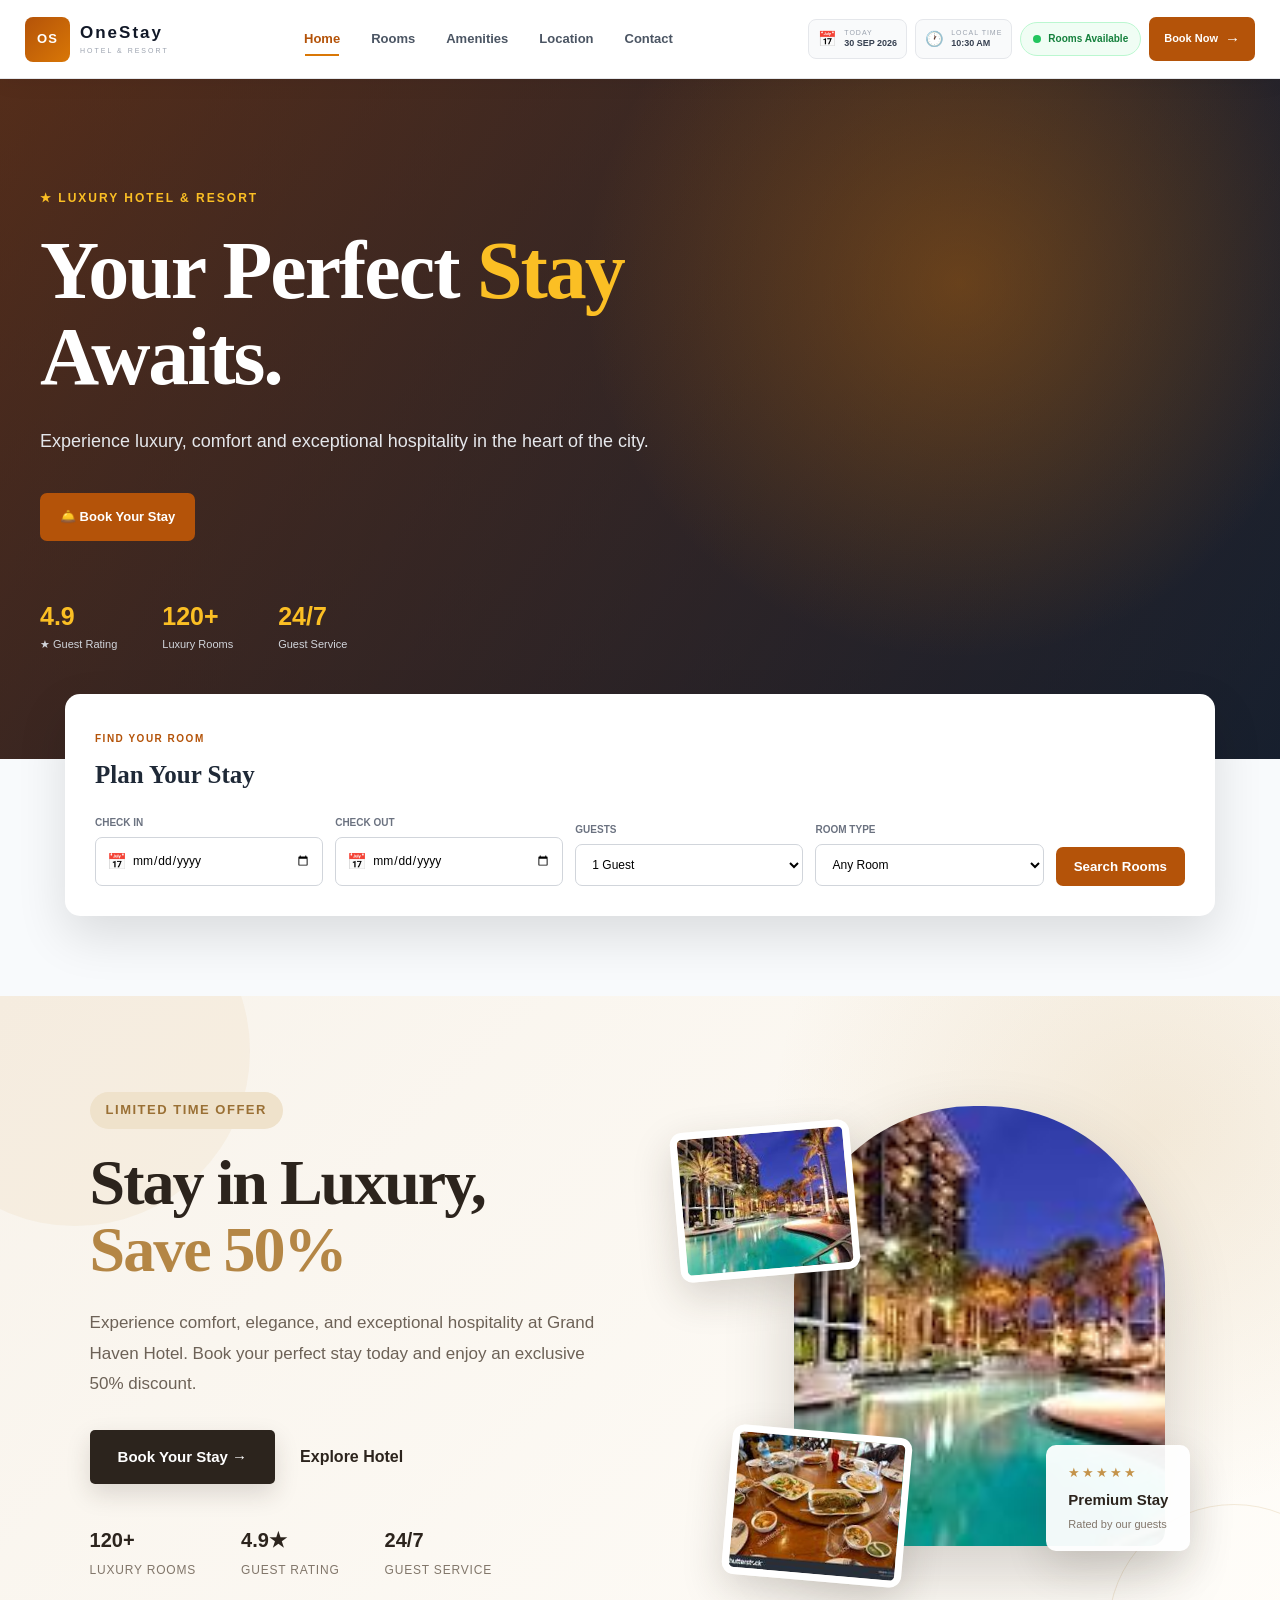
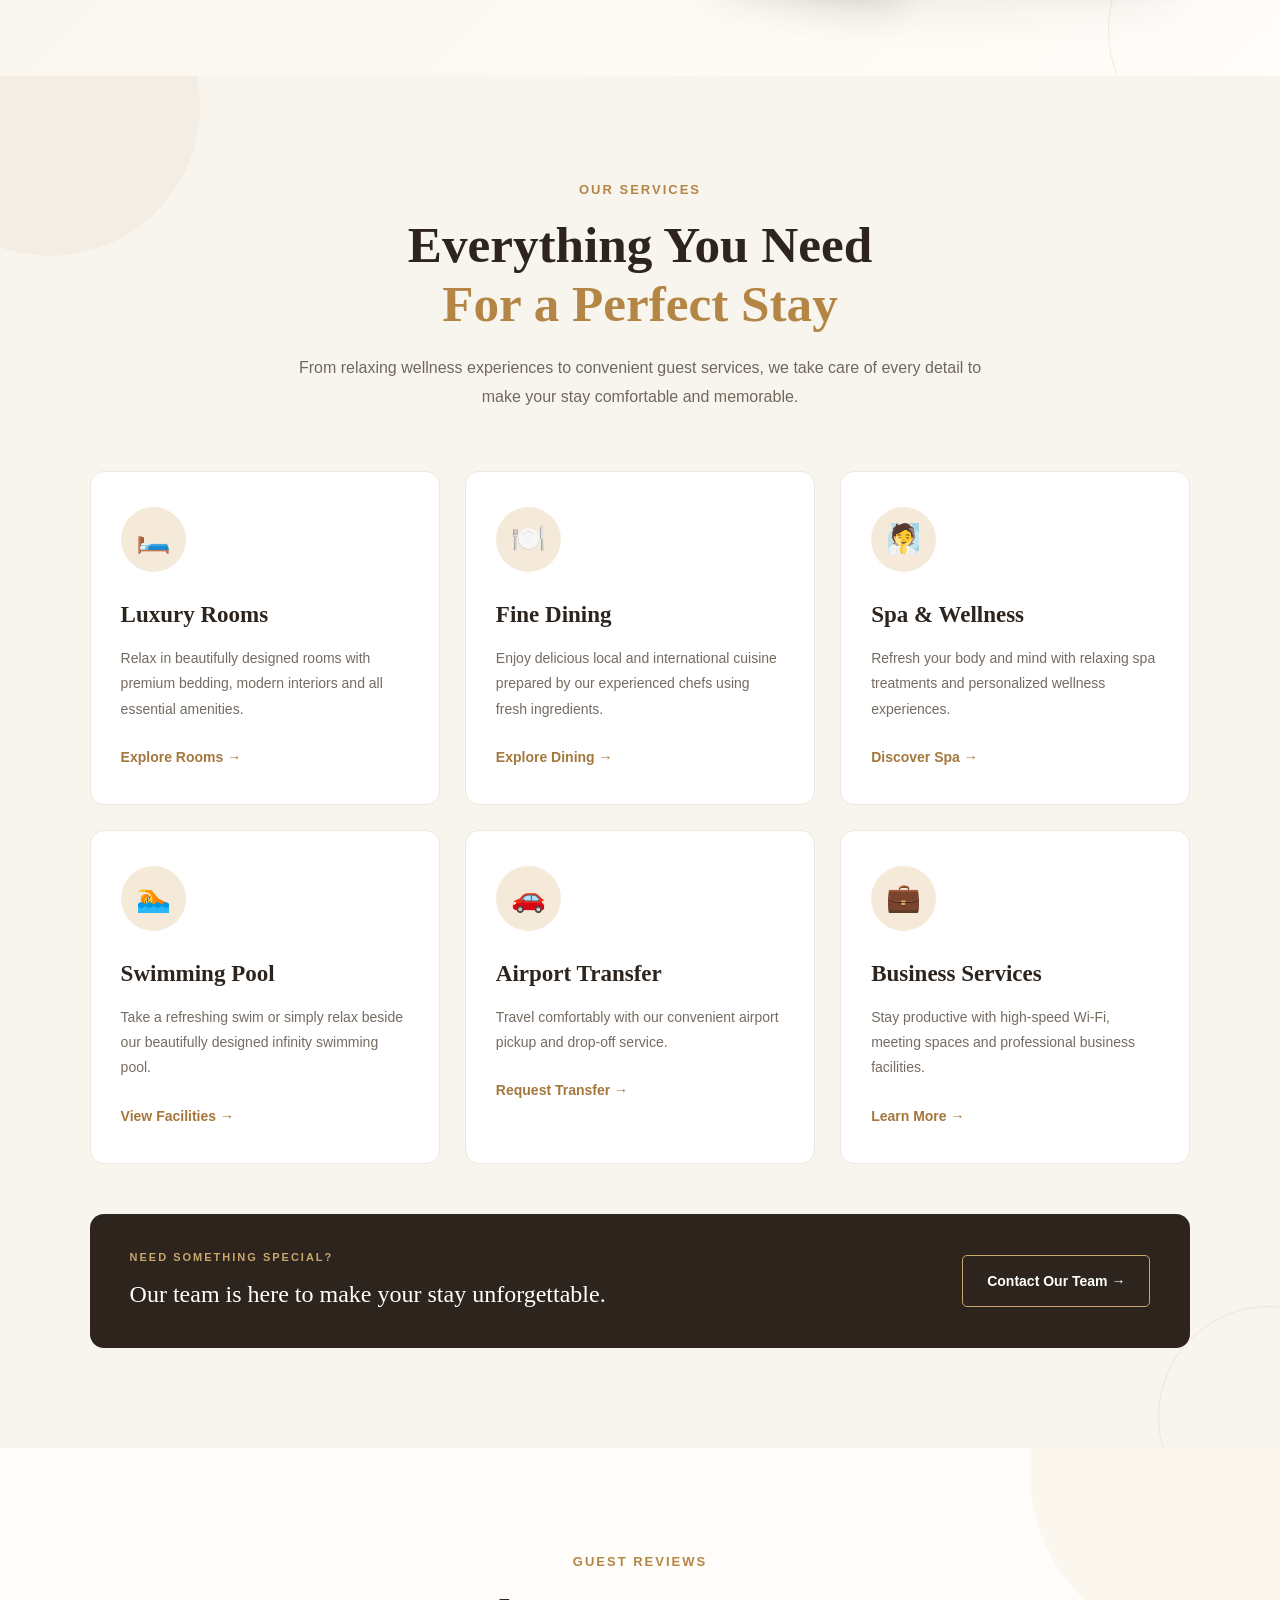
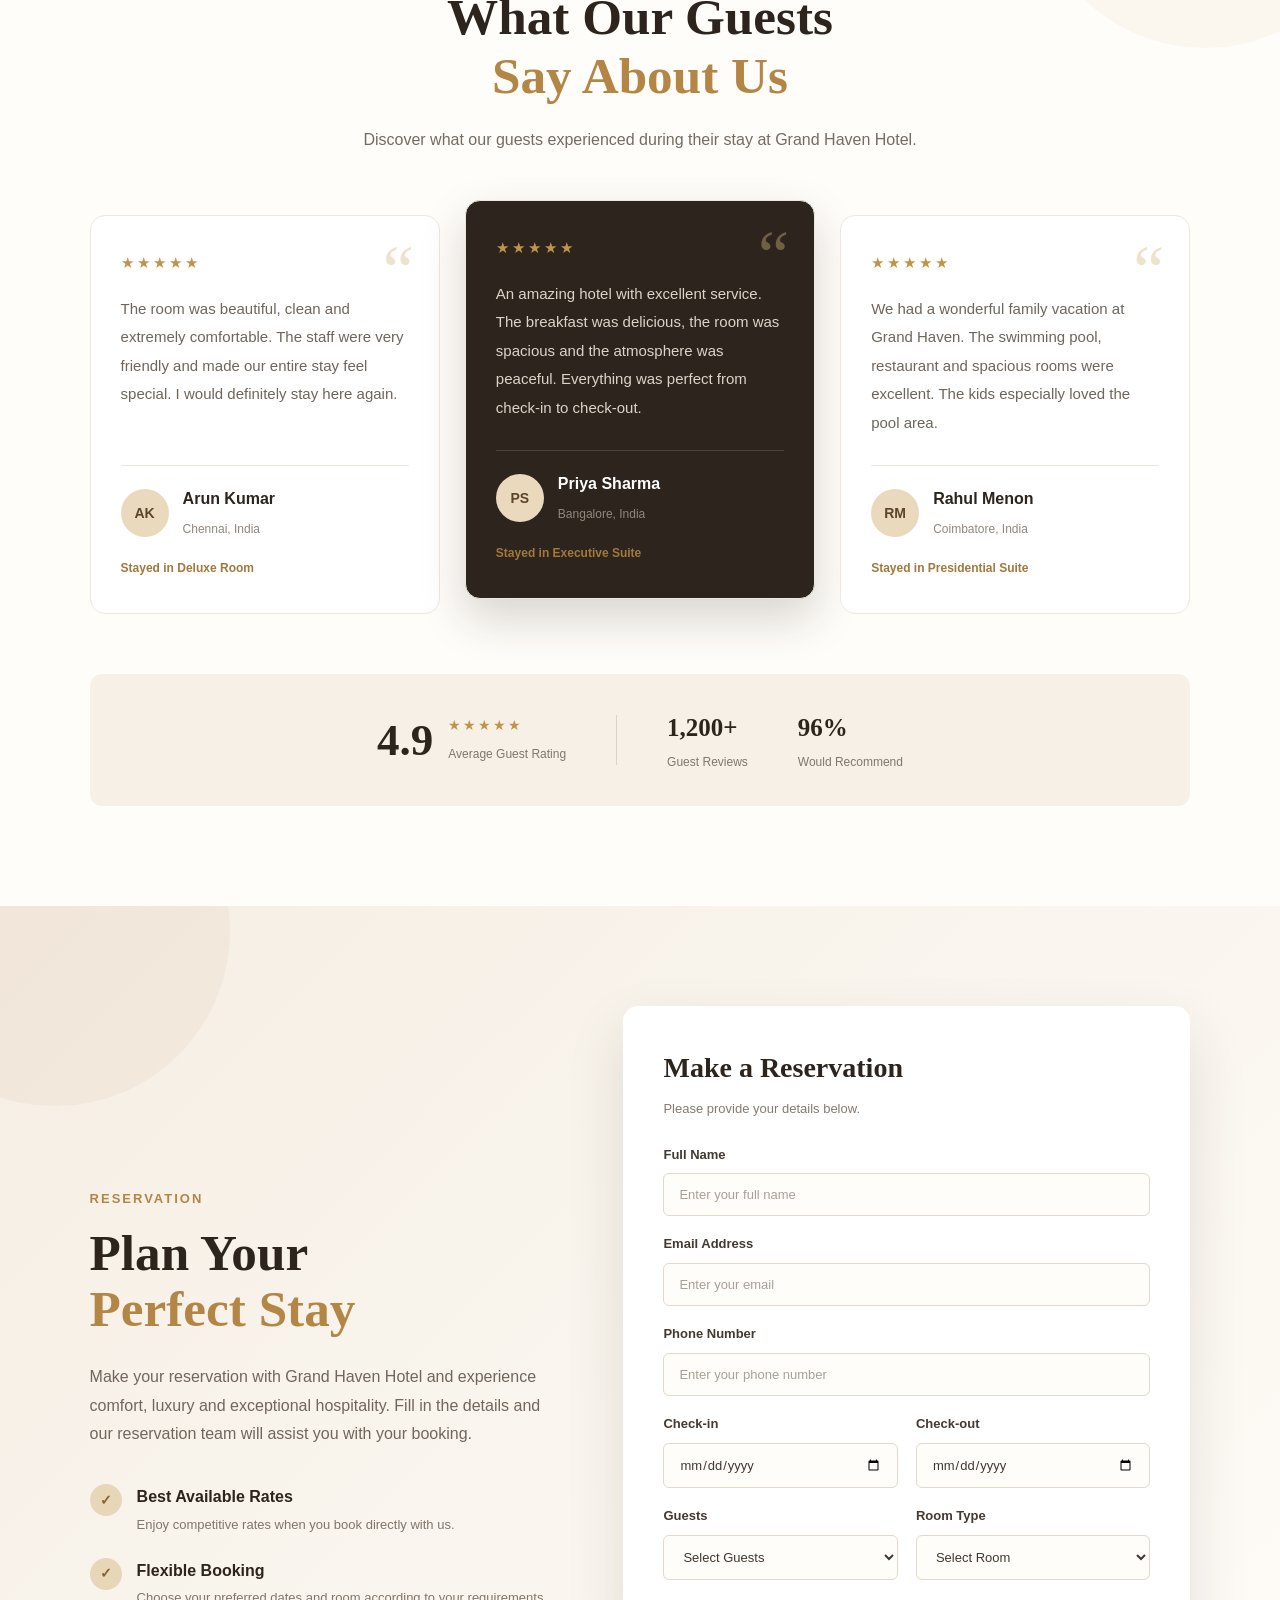
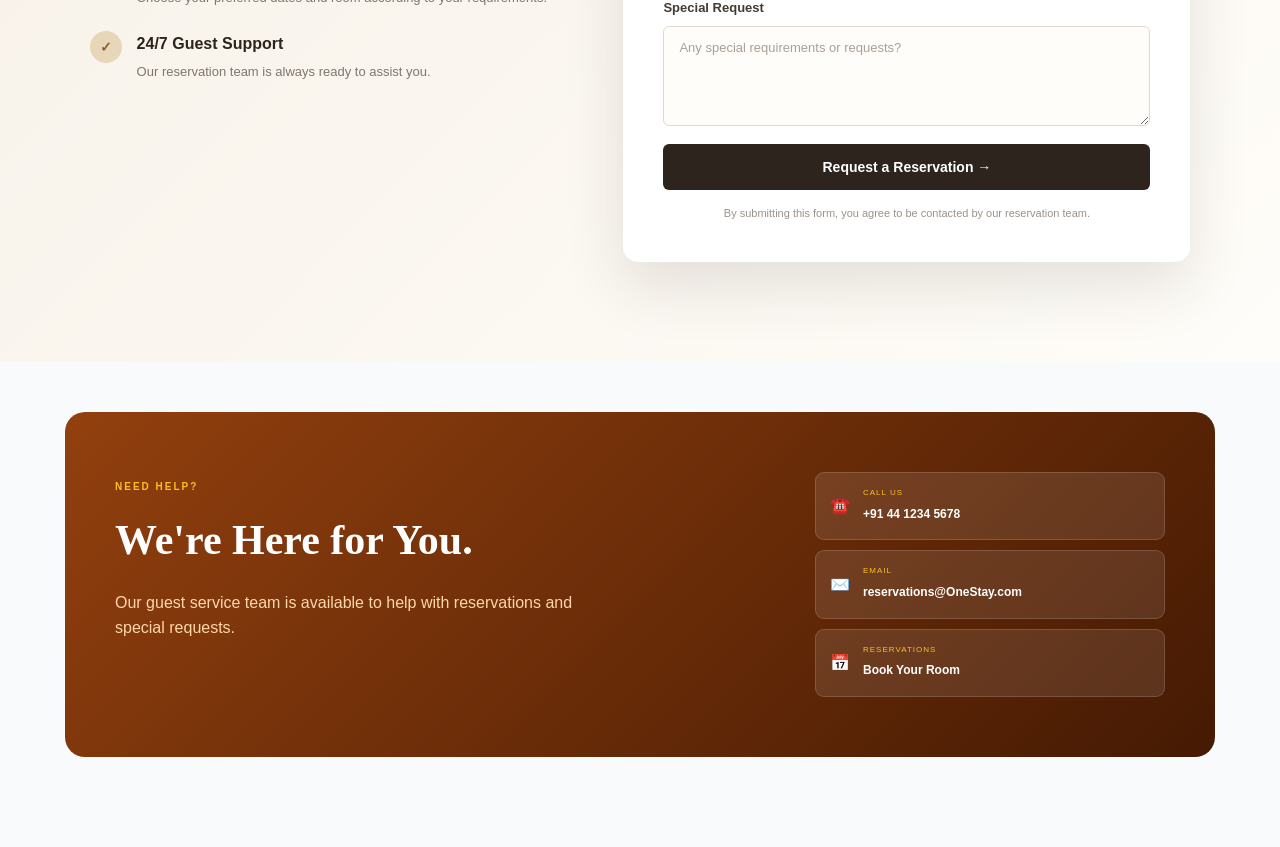
<file: Form/header.html>
<!DOCTYPE html>
<html lang="en">

<head>

    <meta charset="UTF-8">

    <meta
        name="viewport"
        content="width=device-width, initial-scale=1.0">

    <title>One stay Hotel | Luxury Stay</title>

    <link
        rel="stylesheet"
        href="style.css">

</head>


<body>


<!-- =========================================
     HEADER
========================================= -->

<header class="site-header">

    <div class="header-container">


        <!-- LOGO -->

        <a href="#home" class="logo">

            <div class="logo-icon">
                OS
            </div>

            <div class="logo-text">

                <strong>
                    OneStay
                </strong>

                <small>
                    HOTEL & RESORT
                </small>

            </div>

        </a>


        <!-- NAVIGATION -->

        <nav class="main-nav">

            <a
                href="#home"
                class="active">
                Home
            </a>

            <a href="#rooms">
                Rooms
            </a>

            <a href="#amenities">
                Amenities
            </a>

            <a href="#location">
                Location
            </a>

            <a href="#contact">
                Contact
            </a>

        </nav>


        <!-- HEADER INFORMATION -->

        <div class="header-tools">


            <!-- DATE -->

            <div class="header-info">

                <span>📅</span>

                <div>

                    <small>
                        TODAY
                    </small>

                    <strong>
                        30 SEP 2026
                    </strong>

                </div>

            </div>


            <!-- TIME -->

            <div class="header-info">

                <span>🕐</span>

                <div>

                    <small>
                        LOCAL TIME
                    </small>

                    <strong>
                        10:30 AM
                    </strong>

                </div>

            </div>


            <!-- STATUS -->

            <div class="hotel-status">

                <span class="status-dot"></span>

                Rooms Available

            </div>


            <!-- BOOK BUTTON -->

            <a
                href="#booking"
                class="header-book">

                Book Now

                <span>
                    →
                </span>

            </a>


            <!-- MOBILE MENU -->

            <label
                for="menu-toggle"
                class="menu-button">

                ☰

            </label>

        </div>

    </div>


    <!-- MOBILE MENU -->

    <input
        type="checkbox"
        id="menu-toggle"
        class="menu-toggle">


    <div class="mobile-menu">

        <a href="#home">
            Home
        </a>

        <a href="#rooms">
            Rooms
        </a>

        <a href="#amenities">
            Amenities
        </a>

        <a href="#location">
            Location
        </a>

        <a href="#contact">
            Contact
        </a>

        <a href="#booking">
            🛎️ Book Now
        </a>

    </div>

</header>



<!-- =========================================
     HERO
========================================= -->

<main>

    <section id="home" class="hero">


    <div class="hero-overlay"></div>


    <div class="hero-content">


        <span class="hero-label">

            ★ LUXURY HOTEL & RESORT

        </span>


        <h1>

            Your Perfect
            <span>Stay</span>
            Awaits.

        </h1>


        <p>

            Experience luxury, comfort and
            exceptional hospitality in the heart
            of the city.

        </p>


        <div class="hero-buttons">

            <a
                href="#booking"
                class="primary-button">

                🛎️ Book Your Stay

            </a>



        </div>


        <!-- HERO STATS -->

        <div class="hero-stats">

            <div>

                <strong>
                    4.9
                </strong>

                <span>
                    ★ Guest Rating
                </span>

            </div>


            <div>

                <strong>
                    120+
                </strong>

                <span>
                    Luxury Rooms
                </span>

            </div>


            <div>

                <strong>
                    24/7
                </strong>

                <span>
                    Guest Service
                </span>

            </div>

        </div>

    </div>

</section>

<!-- =========================================
     BOOKING SEARCH
========================================= -->

<section
    id="booking"
    class="booking-panel">


    <div class="booking-title">

        <span>
            FIND YOUR ROOM
        </span>

        <h2>
            Plan Your Stay
        </h2>

    </div>


    <form class="booking-form">


        <div class="form-field">

            <label>
                Check In
            </label>

            <div class="input-box">

                📅

                <input
                    type="date"
                    required>

            </div>

        </div>


        <div class="form-field">

            <label>
                Check Out
            </label>

            <div class="input-box">

                📅

                <input
                    type="date"
                    required>

            </div>

        </div>


        <div class="form-field">

            <label>
                Guests
            </label>

            <select>

                <option>
                    1 Guest
                </option>

                <option>
                    2 Guests
                </option>

                <option>
                    3 Guests
                </option>

                <option>
                    4 Guests
                </option>

                <option>
                    5+ Guests
                </option>

            </select>

        </div>


        <div class="form-field">

            <label>
                Room Type
            </label>

            <select>

                <option>
                    Any Room
                </option>

                <option>
                    Deluxe Room
                </option>

                <option>
                    Executive Suite
                </option>

                <option>
                    Presidential Suite
                </option>

            </select>

        </div>


        <button
            type="submit"
            class="search-button">

            Search Rooms

        </button>

    </form>

</section>

<section class="banner">

    <div class="banner-container">

        <!-- Left Side -->
        <div class="banner-content">

            <span class="offer-badge">LIMITED TIME OFFER</span>

            <h1>
                Stay in Luxury,
                <span>Save 50%</span>
            </h1>

            <p>
                Experience comfort, elegance, and exceptional hospitality
                at Grand Haven Hotel. Book your perfect stay today and
                enjoy an exclusive 50% discount.
            </p>

            <div class="banner-buttons">
                <a href="#booking" class="banner-btn">
                    Book Your Stay →
                </a>

                <a href="#about" class="banner-link">
                    Explore Hotel
                </a>
            </div>

            <div class="banner-info">

                <div>
                    <strong>120+</strong>
                    <span>Luxury Rooms</span>
                </div>

                <div>
                    <strong>4.9★</strong>
                    <span>Guest Rating</span>
                </div>

                <div>
                    <strong>24/7</strong>
                    <span>Guest Service</span>
                </div>

            </div>

        </div>


        <!-- Right Side -->
        <div class="banner-images">

            <div class="image-main">
                <img 
                    src="images/hotel-room.jpg" 
                    alt="Luxury Hotel Room"
                >
            </div>

            <div class="image-small image-one">
                <img 
                    src="images/hotel-pool.jpg" 
                    alt="Hotel Swimming Pool"
                >
            </div>

            <div class="image-small image-two">
                <img 
                    src="images/hotel-dining.jpg" 
                    alt="Hotel Dining"
                >
            </div>

            <div class="floating-card">
                <span>★★★★★</span>
                <strong>Premium Stay</strong>
                <small>Rated by our guests</small>
            </div>

        </div>

    </div>

</section>

<!-- ==============================
     SERVICES SECTION
================================== -->

<section class="services-section" id="services">

    <div class="services-container">

        <!-- Section Header -->
        <div class="services-header">

            <span class="section-label">
                OUR SERVICES
            </span>

            <h2>
                Everything You Need
                <span>For a Perfect Stay</span>
            </h2>

            <p>
                From relaxing wellness experiences to convenient guest
                services, we take care of every detail to make your stay
                comfortable and memorable.
            </p>

        </div>


        <!-- Services Cards -->
        <div class="services-grid">


            <!-- Service 1 -->
            <div class="service-card">

                <div class="service-icon">
                    🛏️
                </div>

                <div class="service-content">

                    <h3>Luxury Rooms</h3>

                    <p>
                        Relax in beautifully designed rooms with premium
                        bedding, modern interiors and all essential
                        amenities.
                    </p>

                    <a href="#rooms">
                        Explore Rooms →
                    </a>

                </div>

            </div>


            <!-- Service 2 -->
            <div class="service-card">

                <div class="service-icon">
                    🍽️
                </div>

                <div class="service-content">

                    <h3>Fine Dining</h3>

                    <p>
                        Enjoy delicious local and international cuisine
                        prepared by our experienced chefs using fresh
                        ingredients.
                    </p>

                    <a href="#dining">
                        Explore Dining →
                    </a>

                </div>

            </div>


            <!-- Service 3 -->
            <div class="service-card">

                <div class="service-icon">
                    🧖
                </div>

                <div class="service-content">

                    <h3>Spa & Wellness</h3>

                    <p>
                        Refresh your body and mind with relaxing spa
                        treatments and personalized wellness experiences.
                    </p>

                    <a href="#experiences">
                        Discover Spa →
                    </a>

                </div>

            </div>


            <!-- Service 4 -->
            <div class="service-card">

                <div class="service-icon">
                    🏊
                </div>

                <div class="service-content">

                    <h3>Swimming Pool</h3>

                    <p>
                        Take a refreshing swim or simply relax beside our
                        beautifully designed infinity swimming pool.
                    </p>

                    <a href="#experiences">
                        View Facilities →
                    </a>

                </div>

            </div>


            <!-- Service 5 -->
            <div class="service-card">

                <div class="service-icon">
                    🚗
                </div>

                <div class="service-content">

                    <h3>Airport Transfer</h3>

                    <p>
                        Travel comfortably with our convenient airport
                        pickup and drop-off service.
                    </p>

                    <a href="#contact">
                        Request Transfer →
                    </a>

                </div>

            </div>


            <!-- Service 6 -->
            <div class="service-card">

                <div class="service-icon">
                    💼
                </div>

                <div class="service-content">

                    <h3>Business Services</h3>

                    <p>
                        Stay productive with high-speed Wi-Fi, meeting
                        spaces and professional business facilities.
                    </p>

                    <a href="#contact">
                        Learn More →
                    </a>

                </div>

            </div>

        </div>


        <!-- Bottom Highlight -->
        <div class="services-highlight">

            <div class="highlight-content">

                <span>NEED SOMETHING SPECIAL?</span>

                <h3>
                    Our team is here to make your stay unforgettable.
                </h3>

            </div>

            <a href="#contact" class="services-btn">
                Contact Our Team →
            </a>

        </div>

    </div>

</section>



<!-- ==============================
     TESTIMONIAL SECTION
================================== -->

<section class="testimonial-section" id="testimonials">

    <div class="testimonial-container">

        <!-- Section Header -->
        <div class="testimonial-header">

            <span class="section-label">
                GUEST REVIEWS
            </span>

            <h2>
                What Our Guests
                <span>Say About Us</span>
            </h2>

            <p>
                Discover what our guests experienced during their stay
                at Grand Haven Hotel.
            </p>

        </div>


        <!-- Testimonial Cards -->
        <div class="testimonial-grid">


            <!-- Testimonial 1 -->
            <div class="testimonial-card">

                <div class="quote-icon">
                    “
                </div>

                <div class="rating">
                    ★★★★★
                </div>

                <p class="testimonial-text">
                    The room was beautiful, clean and extremely comfortable.
                    The staff were very friendly and made our entire stay
                    feel special. I would definitely stay here again.
                </p>

                <div class="guest-info">

                    <div class="guest-avatar">
                        AK
                    </div>

                    <div>
                        <h3>Arun Kumar</h3>
                        <span>Chennai, India</span>
                    </div>

                </div>

                <div class="stay-info">
                    Stayed in Deluxe Room
                </div>

            </div>


            <!-- Testimonial 2 -->
            <div class="testimonial-card featured">

                <div class="quote-icon">
                    “
                </div>

                <div class="rating">
                    ★★★★★
                </div>

                <p class="testimonial-text">
                    An amazing hotel with excellent service. The breakfast
                    was delicious, the room was spacious and the atmosphere
                    was peaceful. Everything was perfect from check-in to
                    check-out.
                </p>

                <div class="guest-info">

                    <div class="guest-avatar">
                        PS
                    </div>

                    <div>
                        <h3>Priya Sharma</h3>
                        <span>Bangalore, India</span>
                    </div>

                </div>

                <div class="stay-info">
                    Stayed in Executive Suite
                </div>

            </div>


            <!-- Testimonial 3 -->
            <div class="testimonial-card">

                <div class="quote-icon">
                    “
                </div>

                <div class="rating">
                    ★★★★★
                </div>

                <p class="testimonial-text">
                    We had a wonderful family vacation at Grand Haven.
                    The swimming pool, restaurant and spacious rooms were
                    excellent. The kids especially loved the pool area.
                </p>

                <div class="guest-info">

                    <div class="guest-avatar">
                        RM
                    </div>

                    <div>
                        <h3>Rahul Menon</h3>
                        <span>Coimbatore, India</span>
                    </div>

                </div>

                <div class="stay-info">
                    Stayed in Presidential Suite
                </div>

            </div>

        </div>


        <!-- Review Summary -->
        <div class="review-summary">

            <div class="review-score">

                <strong>4.9</strong>

                <div>
                    <div class="summary-stars">
                        ★★★★★
                    </div>

                    <span>
                        Average Guest Rating
                    </span>
                </div>

            </div>


            <div class="review-divider"></div>


            <div class="review-stat">
                <strong>1,200+</strong>
                <span>Guest Reviews</span>
            </div>


            <div class="review-stat">
                <strong>96%</strong>
                <span>Would Recommend</span>
            </div>

        </div>

    </div>

</section>


<!-- ========================================
     HOTEL BOOKING FORM SECTION
======================================== -->

<section class="booking-form-section" id="booking">

    <div class="booking-form-container">

        <!-- Left Side - Information -->
        <div class="booking-form-info">

            <span class="form-label">
                RESERVATION
            </span>

            <h2>
                Plan Your
                <span>Perfect Stay</span>
            </h2>

            <p>
                Make your reservation with Grand Haven Hotel and
                experience comfort, luxury and exceptional hospitality.
                Fill in the details and our reservation team will
                assist you with your booking.
            </p>

            <div class="booking-benefits">

                <div class="benefit-item">

                    <div class="benefit-icon">
                        ✓
                    </div>

                    <div>
                        <h3>Best Available Rates</h3>

                        <p>
                            Enjoy competitive rates when you book
                            directly with us.
                        </p>
                    </div>

                </div>


                <div class="benefit-item">

                    <div class="benefit-icon">
                        ✓
                    </div>

                    <div>
                        <h3>Flexible Booking</h3>

                        <p>
                            Choose your preferred dates and room
                            according to your requirements.
                        </p>
                    </div>

                </div>


                <div class="benefit-item">

                    <div class="benefit-icon">
                        ✓
                    </div>

                    <div>
                        <h3>24/7 Guest Support</h3>

                        <p>
                            Our reservation team is always ready
                            to assist you.
                        </p>
                    </div>

                </div>

            </div>

        </div>


        <!-- Right Side - Form -->
        <div class="booking-form-card">

            <div class="form-heading">

                <h3>Make a Reservation</h3>

                <p>
                    Please provide your details below.
                </p>

            </div>


            <form action="#" method="post">

                <!-- Name -->
                <div class="form-group">

                    <label for="fullname">
                        Full Name
                    </label>

                    <input
                        type="text"
                        id="fullname"
                        name="fullname"
                        placeholder="Enter your full name"
                        required
                    >

                </div>


                <!-- Email -->
                <div class="form-group">

                    <label for="email">
                        Email Address
                    </label>

                    <input
                        type="email"
                        id="email"
                        name="email"
                        placeholder="Enter your email"
                        required
                    >

                </div>


                <!-- Phone -->
                <div class="form-group">

                    <label for="phone">
                        Phone Number
                    </label>

                    <input
                        type="tel"
                        id="phone"
                        name="phone"
                        placeholder="Enter your phone number"
                        required
                    >

                </div>


                <!-- Date Row -->
                <div class="form-row">

                    <div class="form-group">

                        <label for="checkin">
                            Check-in
                        </label>

                        <input
                            type="date"
                            id="checkin"
                            name="checkin"
                            required
                        >

                    </div>


                    <div class="form-group">

                        <label for="checkout">
                            Check-out
                        </label>

                        <input
                            type="date"
                            id="checkout"
                            name="checkout"
                            required
                        >

                    </div>

                </div>


                <!-- Guest & Room Row -->
                <div class="form-row">

                    <div class="form-group">

                        <label for="guests">
                            Guests
                        </label>

                        <select id="guests" name="guests">

                            <option value="">
                                Select Guests
                            </option>

                            <option value="1">
                                1 Guest
                            </option>

                            <option value="2">
                                2 Guests
                            </option>

                            <option value="3">
                                3 Guests
                            </option>

                            <option value="4">
                                4 Guests
                            </option>

                            <option value="5">
                                5+ Guests
                            </option>

                        </select>

                    </div>


                    <div class="form-group">

                        <label for="room">
                            Room Type
                        </label>

                        <select id="room" name="room">

                            <option value="">
                                Select Room
                            </option>

                            <option value="deluxe">
                                Deluxe Room
                            </option>

                            <option value="executive">
                                Executive Suite
                            </option>

                            <option value="presidential">
                                Presidential Suite
                            </option>

                        </select>

                    </div>

                </div>


                <!-- Special Request -->

                <div class="form-group">

                    <label for="message">
                        Special Request
                    </label>

                    <textarea
                        id="message"
                        name="message"
                        rows="4"
                        placeholder="Any special requirements or requests?"
                    ></textarea>

                </div>


                <!-- Submit -->

                <button
                    type="submit"
                    class="booking-submit"
                >
                    Request a Reservation →
                </button>


                <p class="form-note">
                    By submitting this form, you agree to be
                    contacted by our reservation team.
                </p>

            </form>

        </div>

    </div>

</section>

<!-- =========================================
     CONTACT
========================================= -->

<section
    id="contact"
    class="contact-section">


    <div>

        <span>
            NEED HELP?
        </span>

        <h2>
            We're Here for You.
        </h2>

        <p>
            Our guest service team is available
            to help with reservations and
            special requests.
        </p>

    </div>


    <div class="contact-options">


        <a href="tel:+914412345678">

            ☎️

            <div>

                <small>
                    CALL US
                </small>

                <strong>
                    +91 44 1234 5678
                </strong>

            </div>

        </a>


        <a href="mailto:reservations@OneStay.com">

            ✉️

            <div>

                <small>
                    EMAIL
                </small>

                <strong>
                    reservations@OneStay.com
                </strong>

            </div>

        </a>


        <a href="#booking">

            📅

            <div>

                <small>
                    RESERVATIONS
                </small>

                <strong>
                    Book Your Room
                </strong>

            </div>

        </a>

    </div>

</section>


</main>

</body>

</html>
</file>
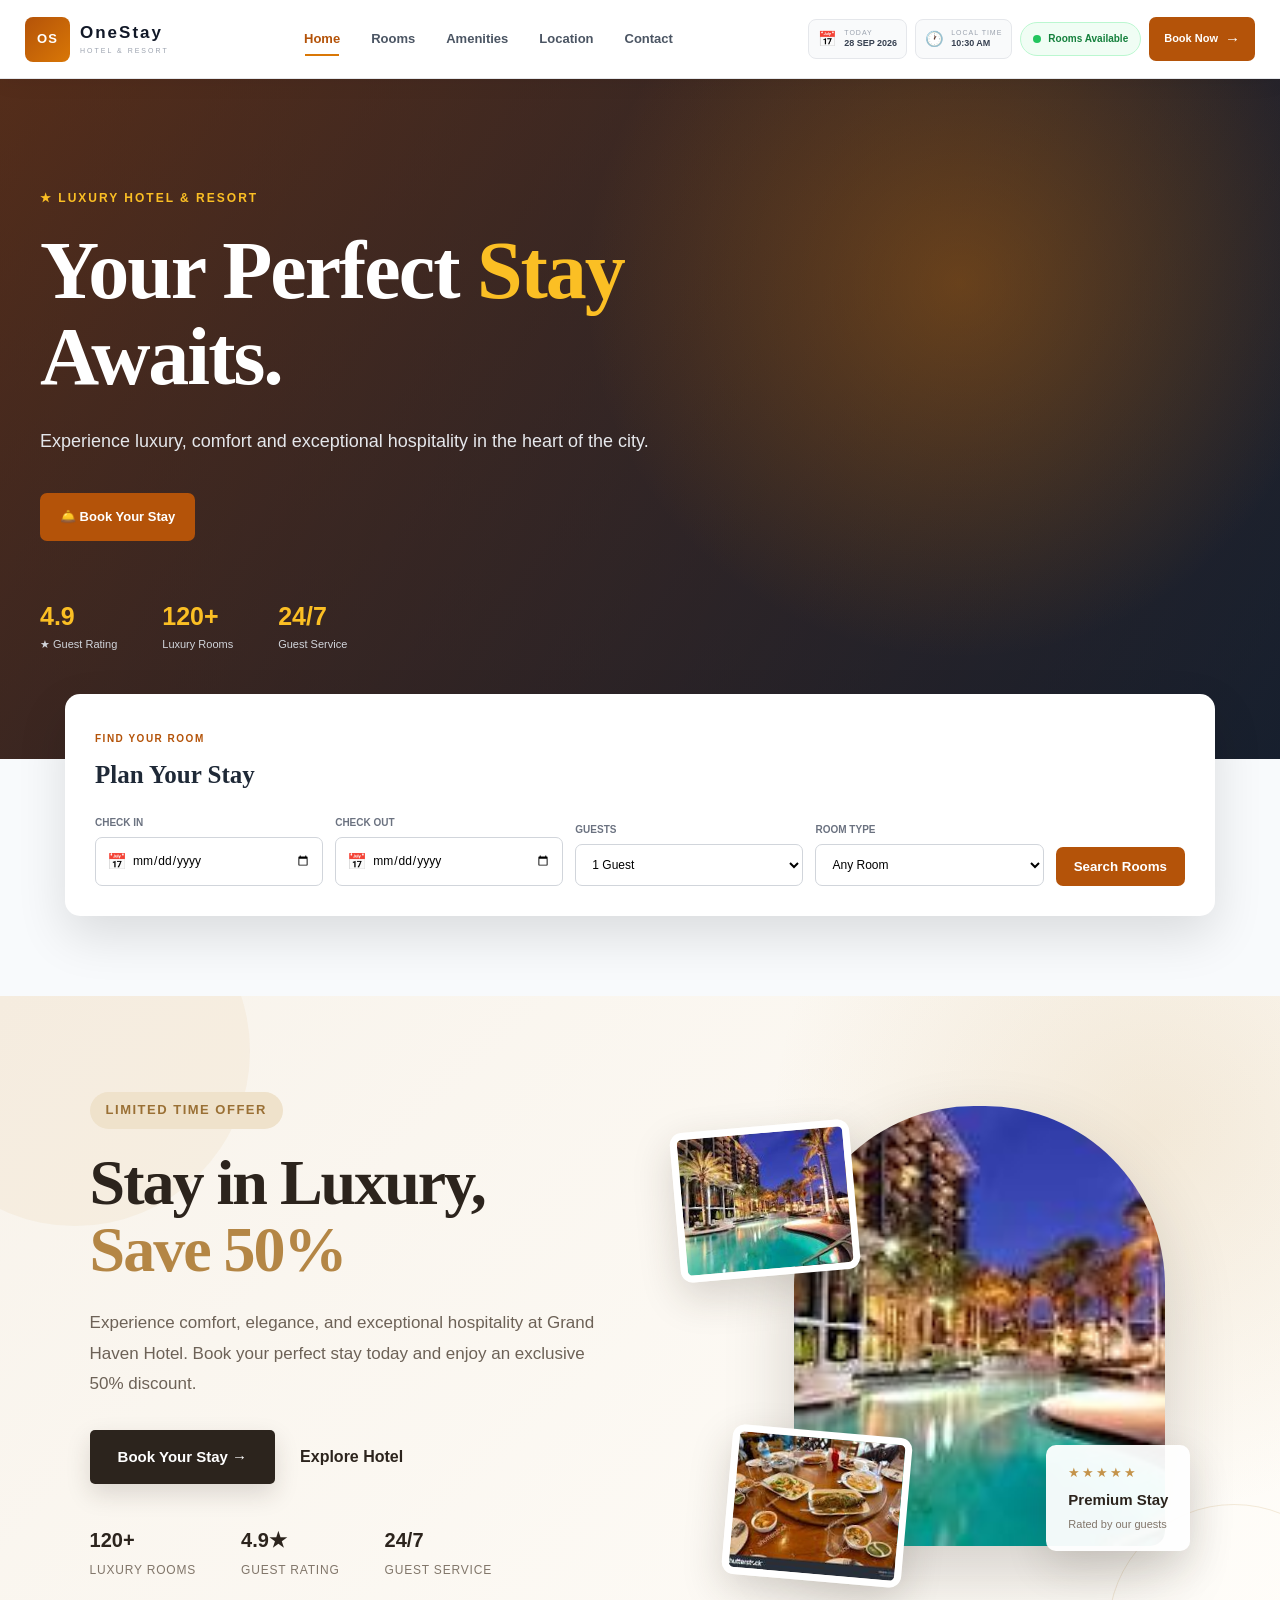
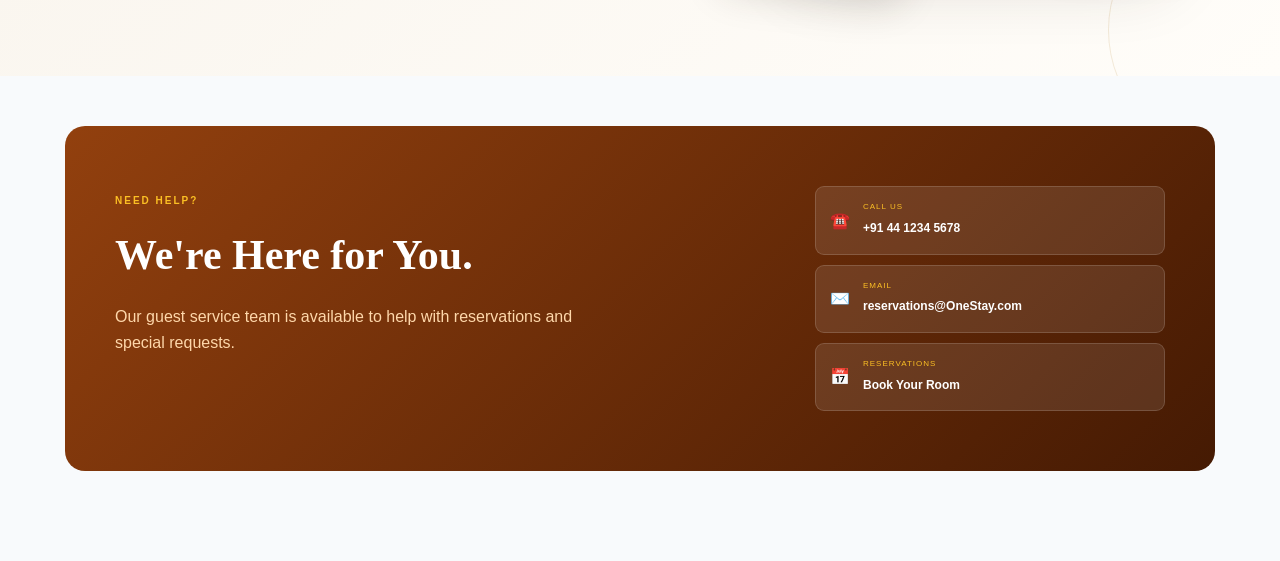
<file: header and banner/header.html>
<!DOCTYPE html>
<html lang="en">

<head>

    <meta charset="UTF-8">

    <meta
        name="viewport"
        content="width=device-width, initial-scale=1.0">

    <title>One stay Hotel | Luxury Stay</title>

    <link
        rel="stylesheet"
        href="style.css">

</head>


<body>


<!-- =========================================
     HEADER
========================================= -->

<header class="site-header">

    <div class="header-container">


        <!-- LOGO -->

        <a href="#home" class="logo">

            <div class="logo-icon">
                OS
            </div>

            <div class="logo-text">

                <strong>
                    OneStay
                </strong>

                <small>
                    HOTEL & RESORT
                </small>

            </div>

        </a>


        <!-- NAVIGATION -->

        <nav class="main-nav">

            <a
                href="#home"
                class="active">
                Home
            </a>

            <a href="#rooms">
                Rooms
            </a>

            <a href="#amenities">
                Amenities
            </a>

            <a href="#location">
                Location
            </a>

            <a href="#contact">
                Contact
            </a>

        </nav>


        <!-- HEADER INFORMATION -->

        <div class="header-tools">


            <!-- DATE -->

            <div class="header-info">

                <span>📅</span>

                <div>

                    <small>
                        TODAY
                    </small>

                    <strong>
                        28 SEP 2026
                    </strong>

                </div>

            </div>


            <!-- TIME -->

            <div class="header-info">

                <span>🕐</span>

                <div>

                    <small>
                        LOCAL TIME
                    </small>

                    <strong>
                        10:30 AM
                    </strong>

                </div>

            </div>


            <!-- STATUS -->

            <div class="hotel-status">

                <span class="status-dot"></span>

                Rooms Available

            </div>


            <!-- BOOK BUTTON -->

            <a
                href="#booking"
                class="header-book">

                Book Now

                <span>
                    →
                </span>

            </a>


            <!-- MOBILE MENU -->

            <label
                for="menu-toggle"
                class="menu-button">

                ☰

            </label>

        </div>

    </div>


    <!-- MOBILE MENU -->

    <input
        type="checkbox"
        id="menu-toggle"
        class="menu-toggle">


    <div class="mobile-menu">

        <a href="#home">
            Home
        </a>

        <a href="#rooms">
            Rooms
        </a>

        <a href="#amenities">
            Amenities
        </a>

        <a href="#location">
            Location
        </a>

        <a href="#contact">
            Contact
        </a>

        <a href="#booking">
            🛎️ Book Now
        </a>

    </div>

</header>



<!-- =========================================
     HERO
========================================= -->

<main>

    <section id="home" class="hero">


    <div class="hero-overlay"></div>


    <div class="hero-content">


        <span class="hero-label">

            ★ LUXURY HOTEL & RESORT

        </span>


        <h1>

            Your Perfect
            <span>Stay</span>
            Awaits.

        </h1>


        <p>

            Experience luxury, comfort and
            exceptional hospitality in the heart
            of the city.

        </p>


        <div class="hero-buttons">

            <a
                href="#booking"
                class="primary-button">

                🛎️ Book Your Stay

            </a>



        </div>


        <!-- HERO STATS -->

        <div class="hero-stats">

            <div>

                <strong>
                    4.9
                </strong>

                <span>
                    ★ Guest Rating
                </span>

            </div>


            <div>

                <strong>
                    120+
                </strong>

                <span>
                    Luxury Rooms
                </span>

            </div>


            <div>

                <strong>
                    24/7
                </strong>

                <span>
                    Guest Service
                </span>

            </div>

        </div>

    </div>

</section>

<!-- =========================================
     BOOKING SEARCH
========================================= -->

<section
    id="booking"
    class="booking-panel">


    <div class="booking-title">

        <span>
            FIND YOUR ROOM
        </span>

        <h2>
            Plan Your Stay
        </h2>

    </div>


    <form class="booking-form">


        <div class="form-field">

            <label>
                Check In
            </label>

            <div class="input-box">

                📅

                <input
                    type="date"
                    required>

            </div>

        </div>


        <div class="form-field">

            <label>
                Check Out
            </label>

            <div class="input-box">

                📅

                <input
                    type="date"
                    required>

            </div>

        </div>


        <div class="form-field">

            <label>
                Guests
            </label>

            <select>

                <option>
                    1 Guest
                </option>

                <option>
                    2 Guests
                </option>

                <option>
                    3 Guests
                </option>

                <option>
                    4 Guests
                </option>

                <option>
                    5+ Guests
                </option>

            </select>

        </div>


        <div class="form-field">

            <label>
                Room Type
            </label>

            <select>

                <option>
                    Any Room
                </option>

                <option>
                    Deluxe Room
                </option>

                <option>
                    Executive Suite
                </option>

                <option>
                    Presidential Suite
                </option>

            </select>

        </div>


        <button
            type="submit"
            class="search-button">

            Search Rooms

        </button>

    </form>

</section>

<section class="banner">

    <div class="banner-container">

        <!-- Left Side -->
        <div class="banner-content">

            <span class="offer-badge">LIMITED TIME OFFER</span>

            <h1>
                Stay in Luxury,
                <span>Save 50%</span>
            </h1>

            <p>
                Experience comfort, elegance, and exceptional hospitality
                at Grand Haven Hotel. Book your perfect stay today and
                enjoy an exclusive 50% discount.
            </p>

            <div class="banner-buttons">
                <a href="#booking" class="banner-btn">
                    Book Your Stay →
                </a>

                <a href="#about" class="banner-link">
                    Explore Hotel
                </a>
            </div>

            <div class="banner-info">

                <div>
                    <strong>120+</strong>
                    <span>Luxury Rooms</span>
                </div>

                <div>
                    <strong>4.9★</strong>
                    <span>Guest Rating</span>
                </div>

                <div>
                    <strong>24/7</strong>
                    <span>Guest Service</span>
                </div>

            </div>

        </div>


        <!-- Right Side -->
        <div class="banner-images">

            <div class="image-main">
                <img 
                    src="images/hotel-room.jpg" 
                    alt="Luxury Hotel Room"
                >
            </div>

            <div class="image-small image-one">
                <img 
                    src="images/hotel-pool.jpg" 
                    alt="Hotel Swimming Pool"
                >
            </div>

            <div class="image-small image-two">
                <img 
                    src="images/hotel-dining.jpg" 
                    alt="Hotel Dining"
                >
            </div>

            <div class="floating-card">
                <span>★★★★★</span>
                <strong>Premium Stay</strong>
                <small>Rated by our guests</small>
            </div>

        </div>

    </div>

</section>




<!-- =========================================
     CONTACT
========================================= -->

<section
    id="contact"
    class="contact-section">


    <div>

        <span>
            NEED HELP?
        </span>

        <h2>
            We're Here for You.
        </h2>

        <p>
            Our guest service team is available
            to help with reservations and
            special requests.
        </p>

    </div>


    <div class="contact-options">


        <a href="tel:+914412345678">

            ☎️

            <div>

                <small>
                    CALL US
                </small>

                <strong>
                    +91 44 1234 5678
                </strong>

            </div>

        </a>


        <a href="mailto:reservations@OneStay.com">

            ✉️

            <div>

                <small>
                    EMAIL
                </small>

                <strong>
                    reservations@OneStay.com
                </strong>

            </div>

        </a>


        <a href="#booking">

            📅

            <div>

                <small>
                    RESERVATIONS
                </small>

                <strong>
                    Book Your Room
                </strong>

            </div>

        </a>

    </div>

</section>


</main>

</body>

</html>
</file>
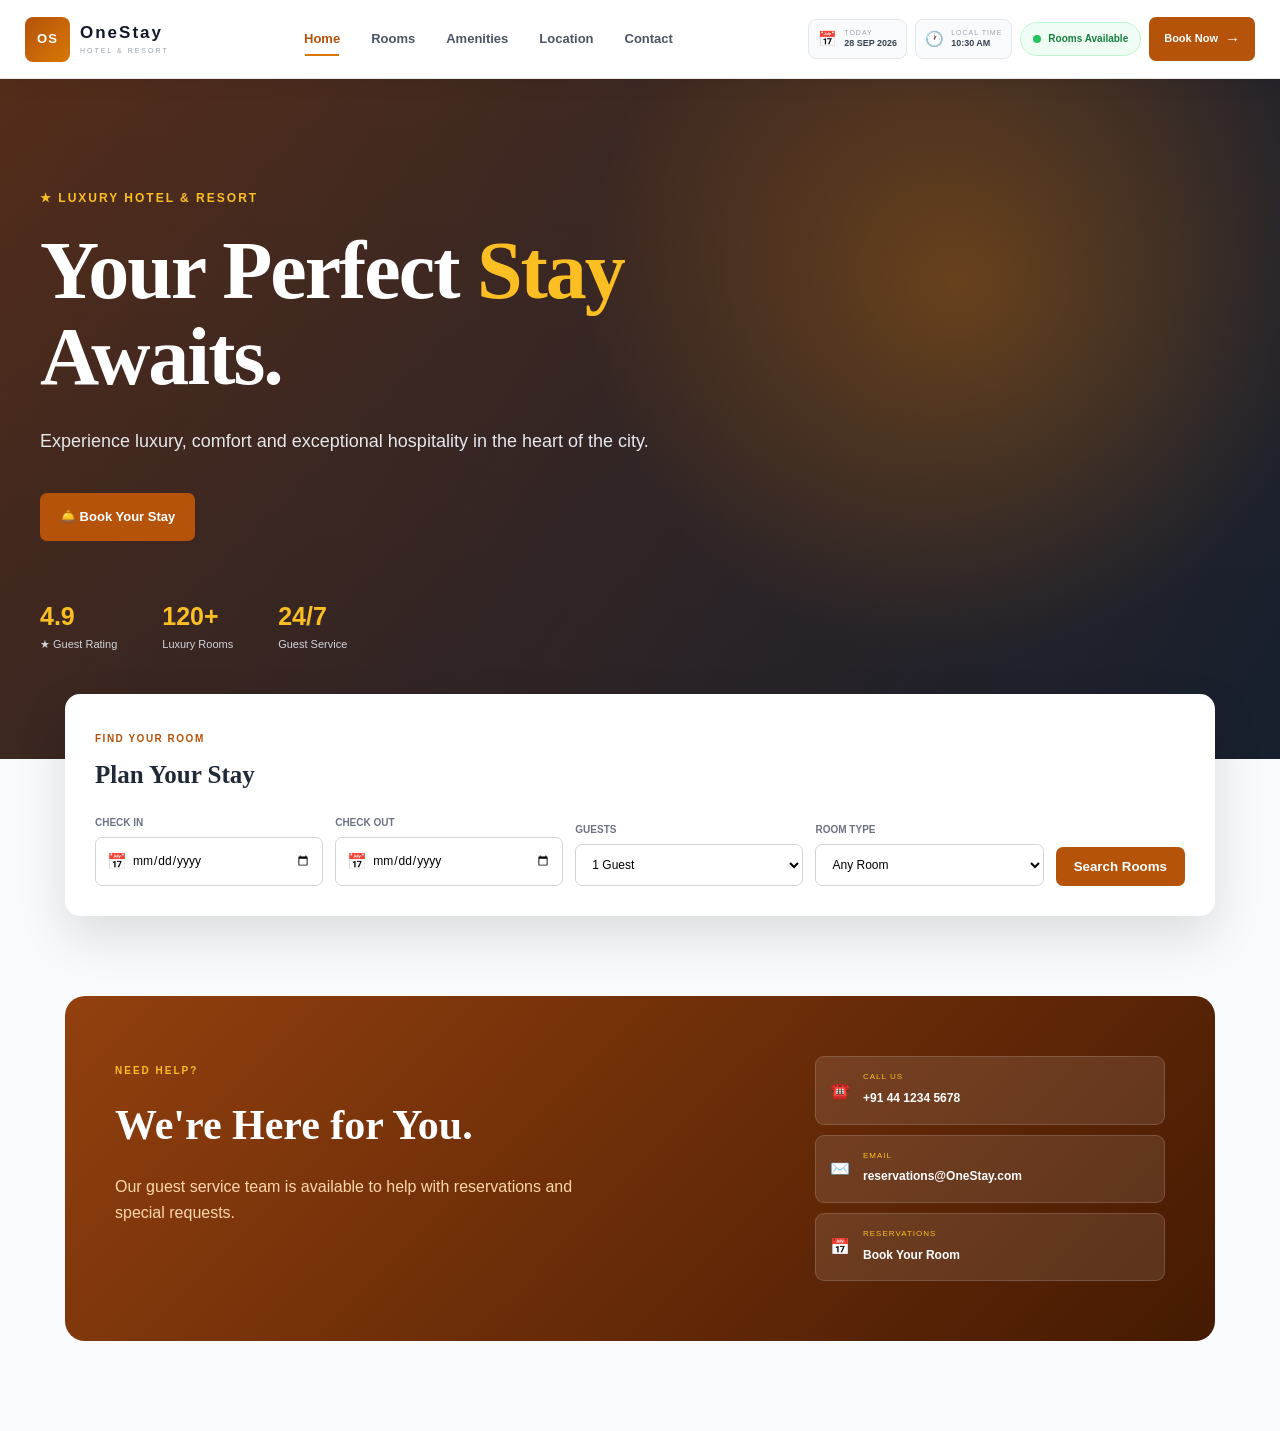
<file: header/header.html>
<!DOCTYPE html>
<html lang="en">

<head>

    <meta charset="UTF-8">

    <meta
        name="viewport"
        content="width=device-width, initial-scale=1.0">

    <title>One stay Hotel | Luxury Stay</title>

    <link
        rel="stylesheet"
        href="style.css">

</head>


<body>


<!-- =========================================
     HEADER
========================================= -->

<header class="site-header">

    <div class="header-container">


        <!-- LOGO -->

        <a href="#home" class="logo">

            <div class="logo-icon">
                OS
            </div>

            <div class="logo-text">

                <strong>
                    OneStay
                </strong>

                <small>
                    HOTEL & RESORT
                </small>

            </div>

        </a>


        <!-- NAVIGATION -->

        <nav class="main-nav">

            <a
                href="#home"
                class="active">
                Home
            </a>

            <a href="#rooms">
                Rooms
            </a>

            <a href="#amenities">
                Amenities
            </a>

            <a href="#location">
                Location
            </a>

            <a href="#contact">
                Contact
            </a>

        </nav>


        <!-- HEADER INFORMATION -->

        <div class="header-tools">


            <!-- DATE -->

            <div class="header-info">

                <span>📅</span>

                <div>

                    <small>
                        TODAY
                    </small>

                    <strong>
                        28 SEP 2026
                    </strong>

                </div>

            </div>


            <!-- TIME -->

            <div class="header-info">

                <span>🕐</span>

                <div>

                    <small>
                        LOCAL TIME
                    </small>

                    <strong>
                        10:30 AM
                    </strong>

                </div>

            </div>


            <!-- STATUS -->

            <div class="hotel-status">

                <span class="status-dot"></span>

                Rooms Available

            </div>


            <!-- BOOK BUTTON -->

            <a
                href="#booking"
                class="header-book">

                Book Now

                <span>
                    →
                </span>

            </a>


            <!-- MOBILE MENU -->

            <label
                for="menu-toggle"
                class="menu-button">

                ☰

            </label>

        </div>

    </div>


    <!-- MOBILE MENU -->

    <input
        type="checkbox"
        id="menu-toggle"
        class="menu-toggle">


    <div class="mobile-menu">

        <a href="#home">
            Home
        </a>

        <a href="#rooms">
            Rooms
        </a>

        <a href="#amenities">
            Amenities
        </a>

        <a href="#location">
            Location
        </a>

        <a href="#contact">
            Contact
        </a>

        <a href="#booking">
            🛎️ Book Now
        </a>

    </div>

</header>



<!-- =========================================
     HERO
========================================= -->

<main>

    <section id="home" class="hero">


    <div class="hero-overlay"></div>


    <div class="hero-content">


        <span class="hero-label">

            ★ LUXURY HOTEL & RESORT

        </span>


        <h1>

            Your Perfect
            <span>Stay</span>
            Awaits.

        </h1>


        <p>

            Experience luxury, comfort and
            exceptional hospitality in the heart
            of the city.

        </p>


        <div class="hero-buttons">

            <a
                href="#booking"
                class="primary-button">

                🛎️ Book Your Stay

            </a>



        </div>


        <!-- HERO STATS -->

        <div class="hero-stats">

            <div>

                <strong>
                    4.9
                </strong>

                <span>
                    ★ Guest Rating
                </span>

            </div>


            <div>

                <strong>
                    120+
                </strong>

                <span>
                    Luxury Rooms
                </span>

            </div>


            <div>

                <strong>
                    24/7
                </strong>

                <span>
                    Guest Service
                </span>

            </div>

        </div>

    </div>

</section>

<!-- =========================================
     BOOKING SEARCH
========================================= -->

<section
    id="booking"
    class="booking-panel">


    <div class="booking-title">

        <span>
            FIND YOUR ROOM
        </span>

        <h2>
            Plan Your Stay
        </h2>

    </div>


    <form class="booking-form">


        <div class="form-field">

            <label>
                Check In
            </label>

            <div class="input-box">

                📅

                <input
                    type="date"
                    required>

            </div>

        </div>


        <div class="form-field">

            <label>
                Check Out
            </label>

            <div class="input-box">

                📅

                <input
                    type="date"
                    required>

            </div>

        </div>


        <div class="form-field">

            <label>
                Guests
            </label>

            <select>

                <option>
                    1 Guest
                </option>

                <option>
                    2 Guests
                </option>

                <option>
                    3 Guests
                </option>

                <option>
                    4 Guests
                </option>

                <option>
                    5+ Guests
                </option>

            </select>

        </div>


        <div class="form-field">

            <label>
                Room Type
            </label>

            <select>

                <option>
                    Any Room
                </option>

                <option>
                    Deluxe Room
                </option>

                <option>
                    Executive Suite
                </option>

                <option>
                    Presidential Suite
                </option>

            </select>

        </div>


        <button
            type="submit"
            class="search-button">

            Search Rooms

        </button>

    </form>

</section>






<!-- =========================================
     CONTACT
========================================= -->

<section
    id="contact"
    class="contact-section">


    <div>

        <span>
            NEED HELP?
        </span>

        <h2>
            We're Here for You.
        </h2>

        <p>
            Our guest service team is available
            to help with reservations and
            special requests.
        </p>

    </div>


    <div class="contact-options">


        <a href="tel:+914412345678">

            ☎️

            <div>

                <small>
                    CALL US
                </small>

                <strong>
                    +91 44 1234 5678
                </strong>

            </div>

        </a>


        <a href="mailto:reservations@OneStay.com">

            ✉️

            <div>

                <small>
                    EMAIL
                </small>

                <strong>
                    reservations@OneStay.com
                </strong>

            </div>

        </a>


        <a href="#booking">

            📅

            <div>

                <small>
                    RESERVATIONS
                </small>

                <strong>
                    Book Your Room
                </strong>

            </div>

        </a>

    </div>

</section>


</main>

</body>

</html>
</file>
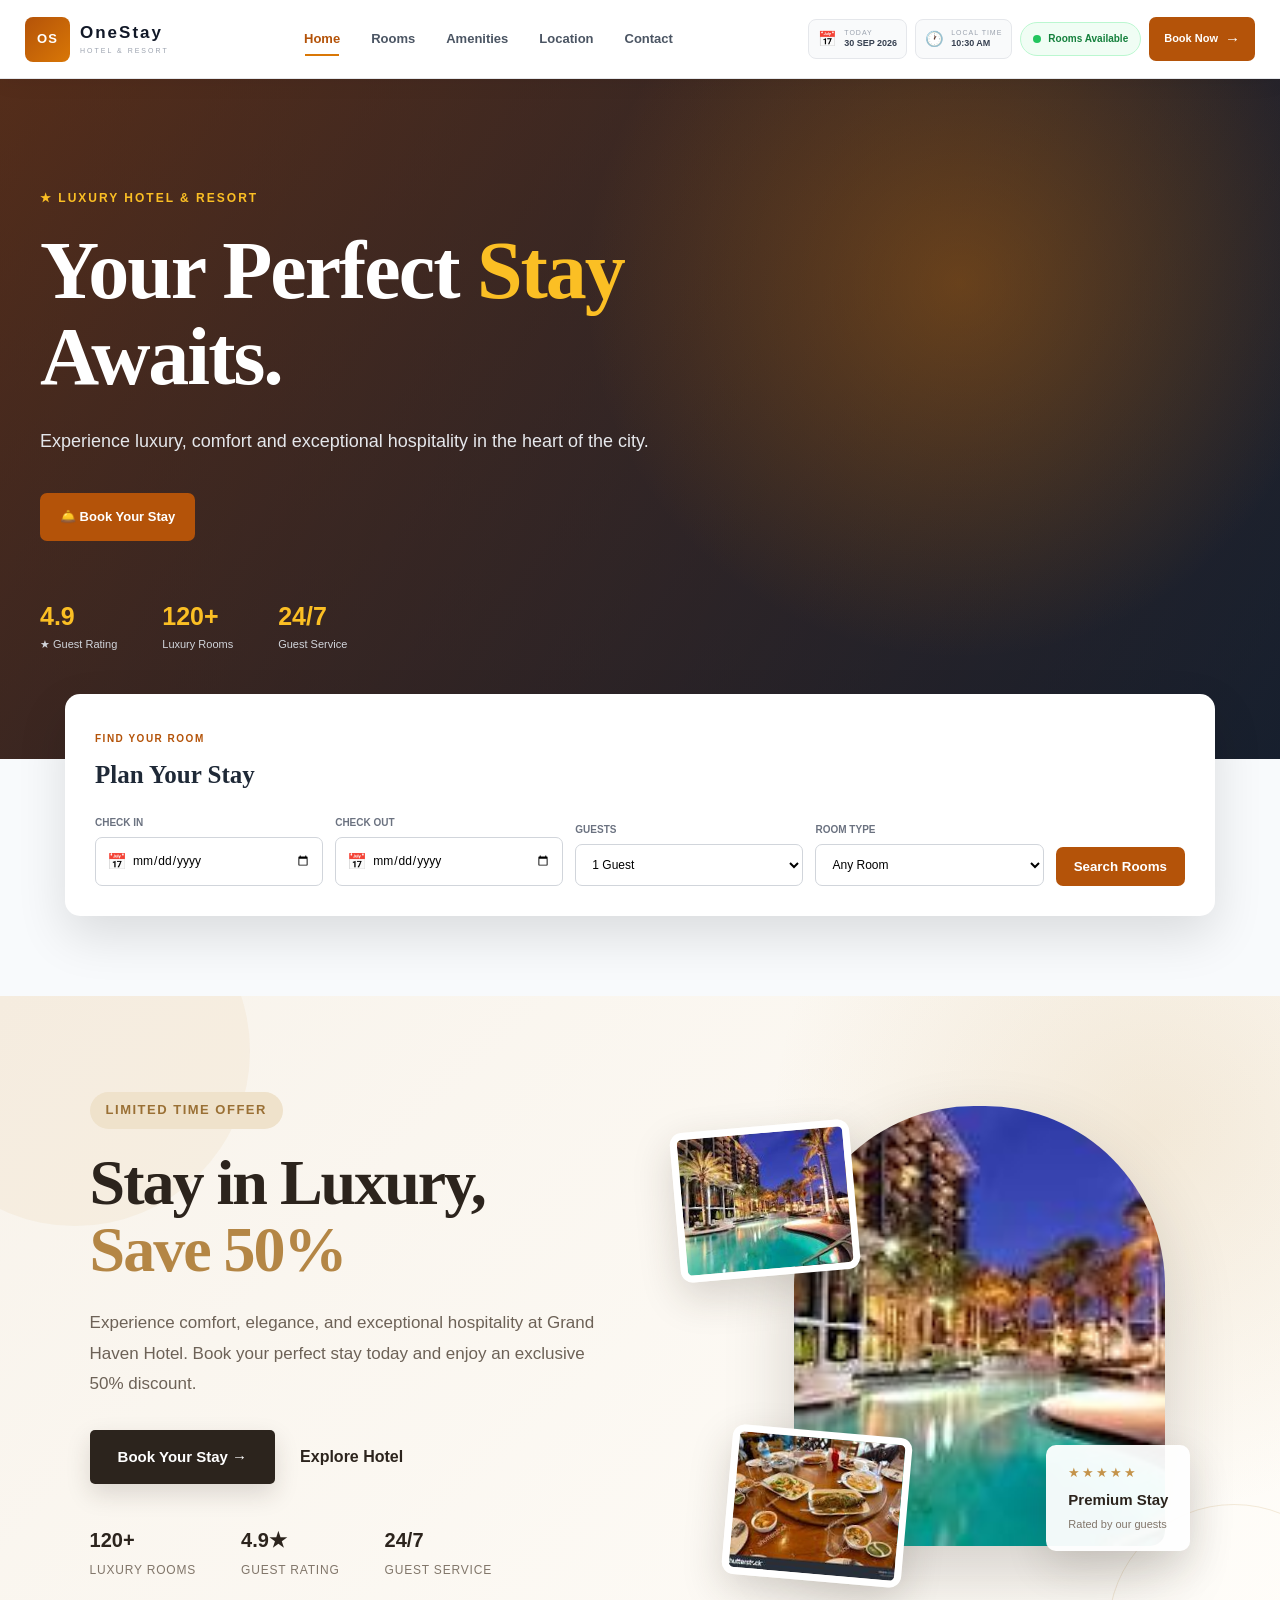
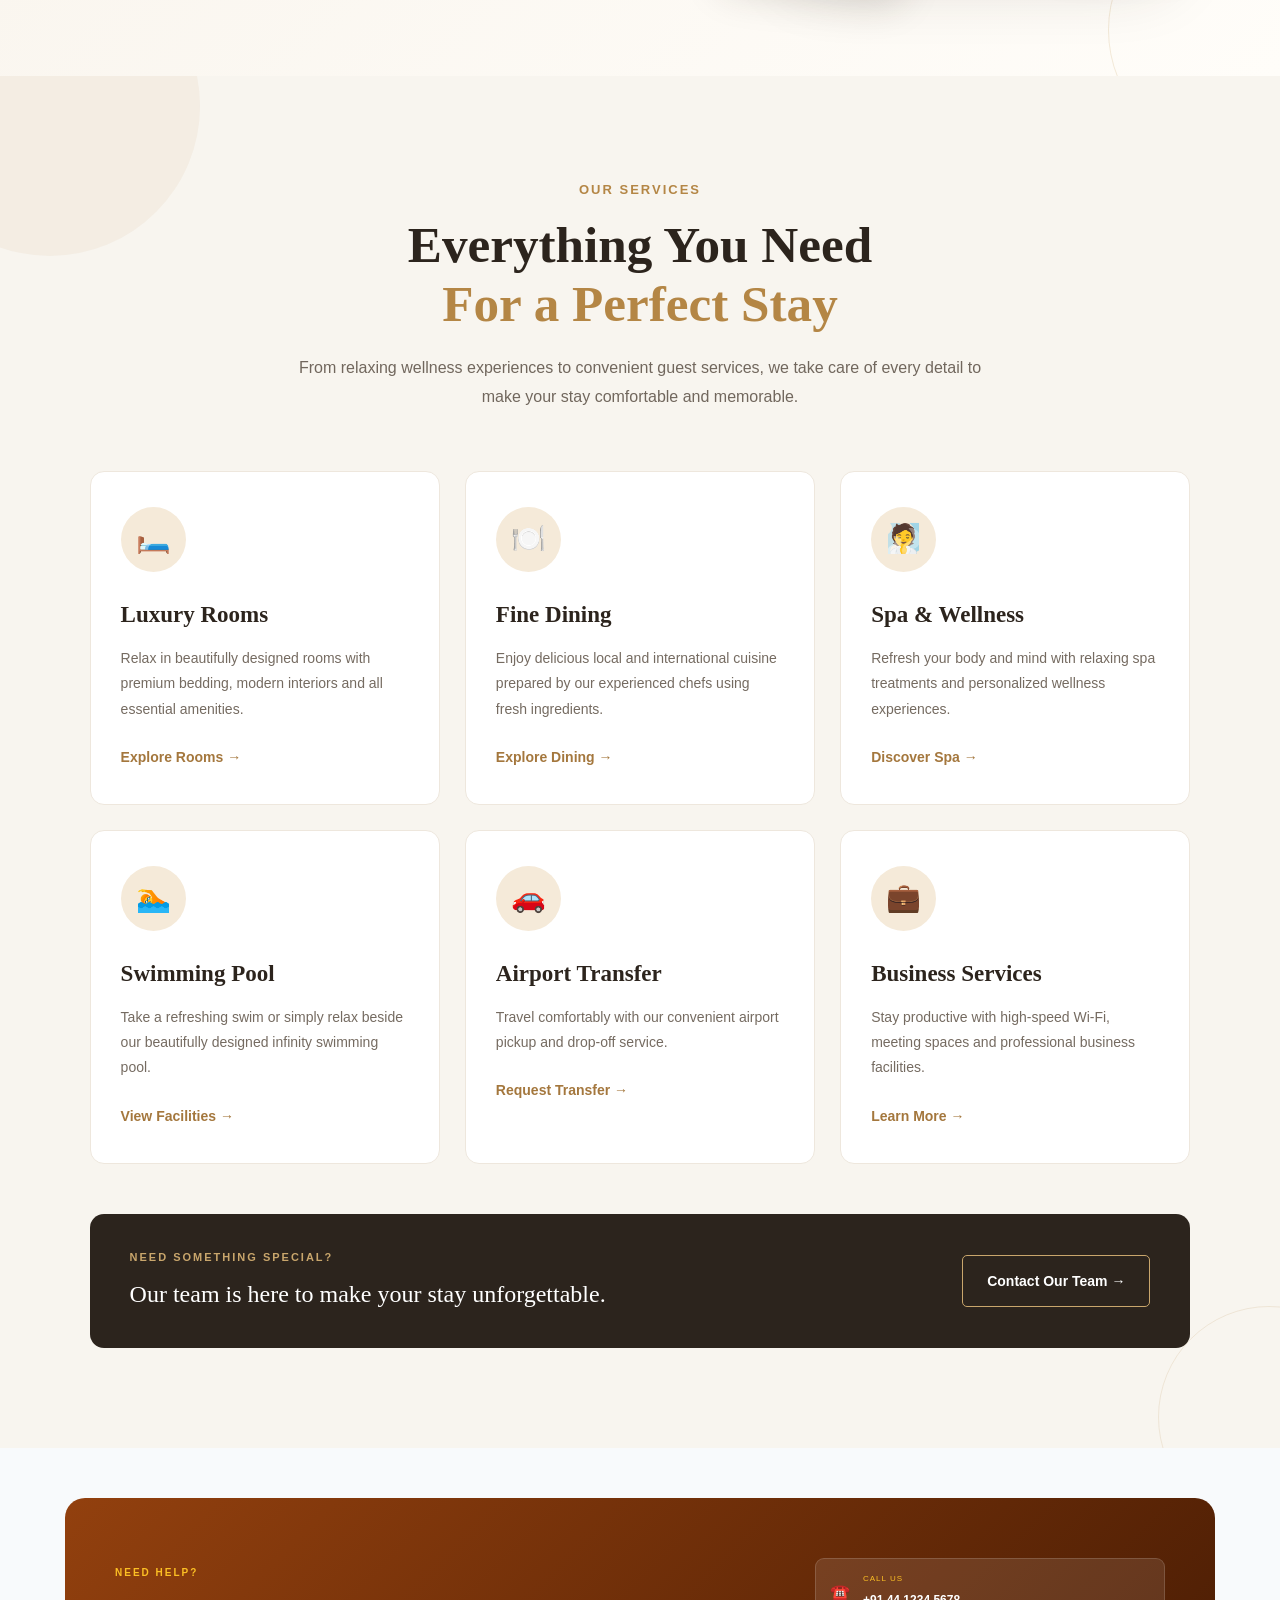
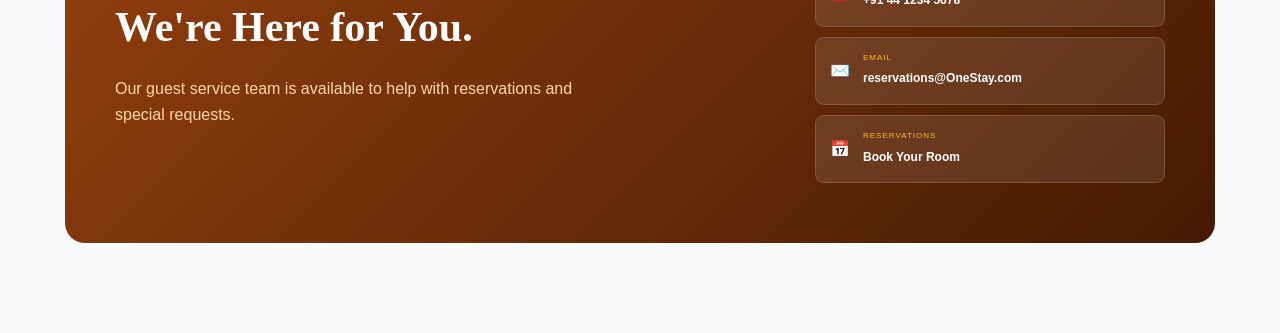
<file: services/header.html>
<!DOCTYPE html>
<html lang="en">

<head>

    <meta charset="UTF-8">

    <meta
        name="viewport"
        content="width=device-width, initial-scale=1.0">

    <title>One stay Hotel | Luxury Stay</title>

    <link
        rel="stylesheet"
        href="style.css">

</head>


<body>


<!-- =========================================
     HEADER
========================================= -->

<header class="site-header">

    <div class="header-container">


        <!-- LOGO -->

        <a href="#home" class="logo">

            <div class="logo-icon">
                OS
            </div>

            <div class="logo-text">

                <strong>
                    OneStay
                </strong>

                <small>
                    HOTEL & RESORT
                </small>

            </div>

        </a>


        <!-- NAVIGATION -->

        <nav class="main-nav">

            <a
                href="#home"
                class="active">
                Home
            </a>

            <a href="#rooms">
                Rooms
            </a>

            <a href="#amenities">
                Amenities
            </a>

            <a href="#location">
                Location
            </a>

            <a href="#contact">
                Contact
            </a>

        </nav>


        <!-- HEADER INFORMATION -->

        <div class="header-tools">


            <!-- DATE -->

            <div class="header-info">

                <span>📅</span>

                <div>

                    <small>
                        TODAY
                    </small>

                    <strong>
                        30 SEP 2026
                    </strong>

                </div>

            </div>


            <!-- TIME -->

            <div class="header-info">

                <span>🕐</span>

                <div>

                    <small>
                        LOCAL TIME
                    </small>

                    <strong>
                        10:30 AM
                    </strong>

                </div>

            </div>


            <!-- STATUS -->

            <div class="hotel-status">

                <span class="status-dot"></span>

                Rooms Available

            </div>


            <!-- BOOK BUTTON -->

            <a
                href="#booking"
                class="header-book">

                Book Now

                <span>
                    →
                </span>

            </a>


            <!-- MOBILE MENU -->

            <label
                for="menu-toggle"
                class="menu-button">

                ☰

            </label>

        </div>

    </div>


    <!-- MOBILE MENU -->

    <input
        type="checkbox"
        id="menu-toggle"
        class="menu-toggle">


    <div class="mobile-menu">

        <a href="#home">
            Home
        </a>

        <a href="#rooms">
            Rooms
        </a>

        <a href="#amenities">
            Amenities
        </a>

        <a href="#location">
            Location
        </a>

        <a href="#contact">
            Contact
        </a>

        <a href="#booking">
            🛎️ Book Now
        </a>

    </div>

</header>



<!-- =========================================
     HERO
========================================= -->

<main>

    <section id="home" class="hero">


    <div class="hero-overlay"></div>


    <div class="hero-content">


        <span class="hero-label">

            ★ LUXURY HOTEL & RESORT

        </span>


        <h1>

            Your Perfect
            <span>Stay</span>
            Awaits.

        </h1>


        <p>

            Experience luxury, comfort and
            exceptional hospitality in the heart
            of the city.

        </p>


        <div class="hero-buttons">

            <a
                href="#booking"
                class="primary-button">

                🛎️ Book Your Stay

            </a>



        </div>


        <!-- HERO STATS -->

        <div class="hero-stats">

            <div>

                <strong>
                    4.9
                </strong>

                <span>
                    ★ Guest Rating
                </span>

            </div>


            <div>

                <strong>
                    120+
                </strong>

                <span>
                    Luxury Rooms
                </span>

            </div>


            <div>

                <strong>
                    24/7
                </strong>

                <span>
                    Guest Service
                </span>

            </div>

        </div>

    </div>

</section>

<!-- =========================================
     BOOKING SEARCH
========================================= -->

<section
    id="booking"
    class="booking-panel">


    <div class="booking-title">

        <span>
            FIND YOUR ROOM
        </span>

        <h2>
            Plan Your Stay
        </h2>

    </div>


    <form class="booking-form">


        <div class="form-field">

            <label>
                Check In
            </label>

            <div class="input-box">

                📅

                <input
                    type="date"
                    required>

            </div>

        </div>


        <div class="form-field">

            <label>
                Check Out
            </label>

            <div class="input-box">

                📅

                <input
                    type="date"
                    required>

            </div>

        </div>


        <div class="form-field">

            <label>
                Guests
            </label>

            <select>

                <option>
                    1 Guest
                </option>

                <option>
                    2 Guests
                </option>

                <option>
                    3 Guests
                </option>

                <option>
                    4 Guests
                </option>

                <option>
                    5+ Guests
                </option>

            </select>

        </div>


        <div class="form-field">

            <label>
                Room Type
            </label>

            <select>

                <option>
                    Any Room
                </option>

                <option>
                    Deluxe Room
                </option>

                <option>
                    Executive Suite
                </option>

                <option>
                    Presidential Suite
                </option>

            </select>

        </div>


        <button
            type="submit"
            class="search-button">

            Search Rooms

        </button>

    </form>

</section>

<section class="banner">

    <div class="banner-container">

        <!-- Left Side -->
        <div class="banner-content">

            <span class="offer-badge">LIMITED TIME OFFER</span>

            <h1>
                Stay in Luxury,
                <span>Save 50%</span>
            </h1>

            <p>
                Experience comfort, elegance, and exceptional hospitality
                at Grand Haven Hotel. Book your perfect stay today and
                enjoy an exclusive 50% discount.
            </p>

            <div class="banner-buttons">
                <a href="#booking" class="banner-btn">
                    Book Your Stay →
                </a>

                <a href="#about" class="banner-link">
                    Explore Hotel
                </a>
            </div>

            <div class="banner-info">

                <div>
                    <strong>120+</strong>
                    <span>Luxury Rooms</span>
                </div>

                <div>
                    <strong>4.9★</strong>
                    <span>Guest Rating</span>
                </div>

                <div>
                    <strong>24/7</strong>
                    <span>Guest Service</span>
                </div>

            </div>

        </div>


        <!-- Right Side -->
        <div class="banner-images">

            <div class="image-main">
                <img 
                    src="images/hotel-room.jpg" 
                    alt="Luxury Hotel Room"
                >
            </div>

            <div class="image-small image-one">
                <img 
                    src="images/hotel-pool.jpg" 
                    alt="Hotel Swimming Pool"
                >
            </div>

            <div class="image-small image-two">
                <img 
                    src="images/hotel-dining.jpg" 
                    alt="Hotel Dining"
                >
            </div>

            <div class="floating-card">
                <span>★★★★★</span>
                <strong>Premium Stay</strong>
                <small>Rated by our guests</small>
            </div>

        </div>

    </div>

</section>

<!-- ==============================
     SERVICES SECTION
================================== -->

<section class="services-section" id="services">

    <div class="services-container">

        <!-- Section Header -->
        <div class="services-header">

            <span class="section-label">
                OUR SERVICES
            </span>

            <h2>
                Everything You Need
                <span>For a Perfect Stay</span>
            </h2>

            <p>
                From relaxing wellness experiences to convenient guest
                services, we take care of every detail to make your stay
                comfortable and memorable.
            </p>

        </div>


        <!-- Services Cards -->
        <div class="services-grid">


            <!-- Service 1 -->
            <div class="service-card">

                <div class="service-icon">
                    🛏️
                </div>

                <div class="service-content">

                    <h3>Luxury Rooms</h3>

                    <p>
                        Relax in beautifully designed rooms with premium
                        bedding, modern interiors and all essential
                        amenities.
                    </p>

                    <a href="#rooms">
                        Explore Rooms →
                    </a>

                </div>

            </div>


            <!-- Service 2 -->
            <div class="service-card">

                <div class="service-icon">
                    🍽️
                </div>

                <div class="service-content">

                    <h3>Fine Dining</h3>

                    <p>
                        Enjoy delicious local and international cuisine
                        prepared by our experienced chefs using fresh
                        ingredients.
                    </p>

                    <a href="#dining">
                        Explore Dining →
                    </a>

                </div>

            </div>


            <!-- Service 3 -->
            <div class="service-card">

                <div class="service-icon">
                    🧖
                </div>

                <div class="service-content">

                    <h3>Spa & Wellness</h3>

                    <p>
                        Refresh your body and mind with relaxing spa
                        treatments and personalized wellness experiences.
                    </p>

                    <a href="#experiences">
                        Discover Spa →
                    </a>

                </div>

            </div>


            <!-- Service 4 -->
            <div class="service-card">

                <div class="service-icon">
                    🏊
                </div>

                <div class="service-content">

                    <h3>Swimming Pool</h3>

                    <p>
                        Take a refreshing swim or simply relax beside our
                        beautifully designed infinity swimming pool.
                    </p>

                    <a href="#experiences">
                        View Facilities →
                    </a>

                </div>

            </div>


            <!-- Service 5 -->
            <div class="service-card">

                <div class="service-icon">
                    🚗
                </div>

                <div class="service-content">

                    <h3>Airport Transfer</h3>

                    <p>
                        Travel comfortably with our convenient airport
                        pickup and drop-off service.
                    </p>

                    <a href="#contact">
                        Request Transfer →
                    </a>

                </div>

            </div>


            <!-- Service 6 -->
            <div class="service-card">

                <div class="service-icon">
                    💼
                </div>

                <div class="service-content">

                    <h3>Business Services</h3>

                    <p>
                        Stay productive with high-speed Wi-Fi, meeting
                        spaces and professional business facilities.
                    </p>

                    <a href="#contact">
                        Learn More →
                    </a>

                </div>

            </div>

        </div>


        <!-- Bottom Highlight -->
        <div class="services-highlight">

            <div class="highlight-content">

                <span>NEED SOMETHING SPECIAL?</span>

                <h3>
                    Our team is here to make your stay unforgettable.
                </h3>

            </div>

            <a href="#contact" class="services-btn">
                Contact Our Team →
            </a>

        </div>

    </div>

</section>



<!-- =========================================
     CONTACT
========================================= -->

<section
    id="contact"
    class="contact-section">


    <div>

        <span>
            NEED HELP?
        </span>

        <h2>
            We're Here for You.
        </h2>

        <p>
            Our guest service team is available
            to help with reservations and
            special requests.
        </p>

    </div>


    <div class="contact-options">


        <a href="tel:+914412345678">

            ☎️

            <div>

                <small>
                    CALL US
                </small>

                <strong>
                    +91 44 1234 5678
                </strong>

            </div>

        </a>


        <a href="mailto:reservations@OneStay.com">

            ✉️

            <div>

                <small>
                    EMAIL
                </small>

                <strong>
                    reservations@OneStay.com
                </strong>

            </div>

        </a>


        <a href="#booking">

            📅

            <div>

                <small>
                    RESERVATIONS
                </small>

                <strong>
                    Book Your Room
                </strong>

            </div>

        </a>

    </div>

</section>


</main>

</body>

</html>
</file>
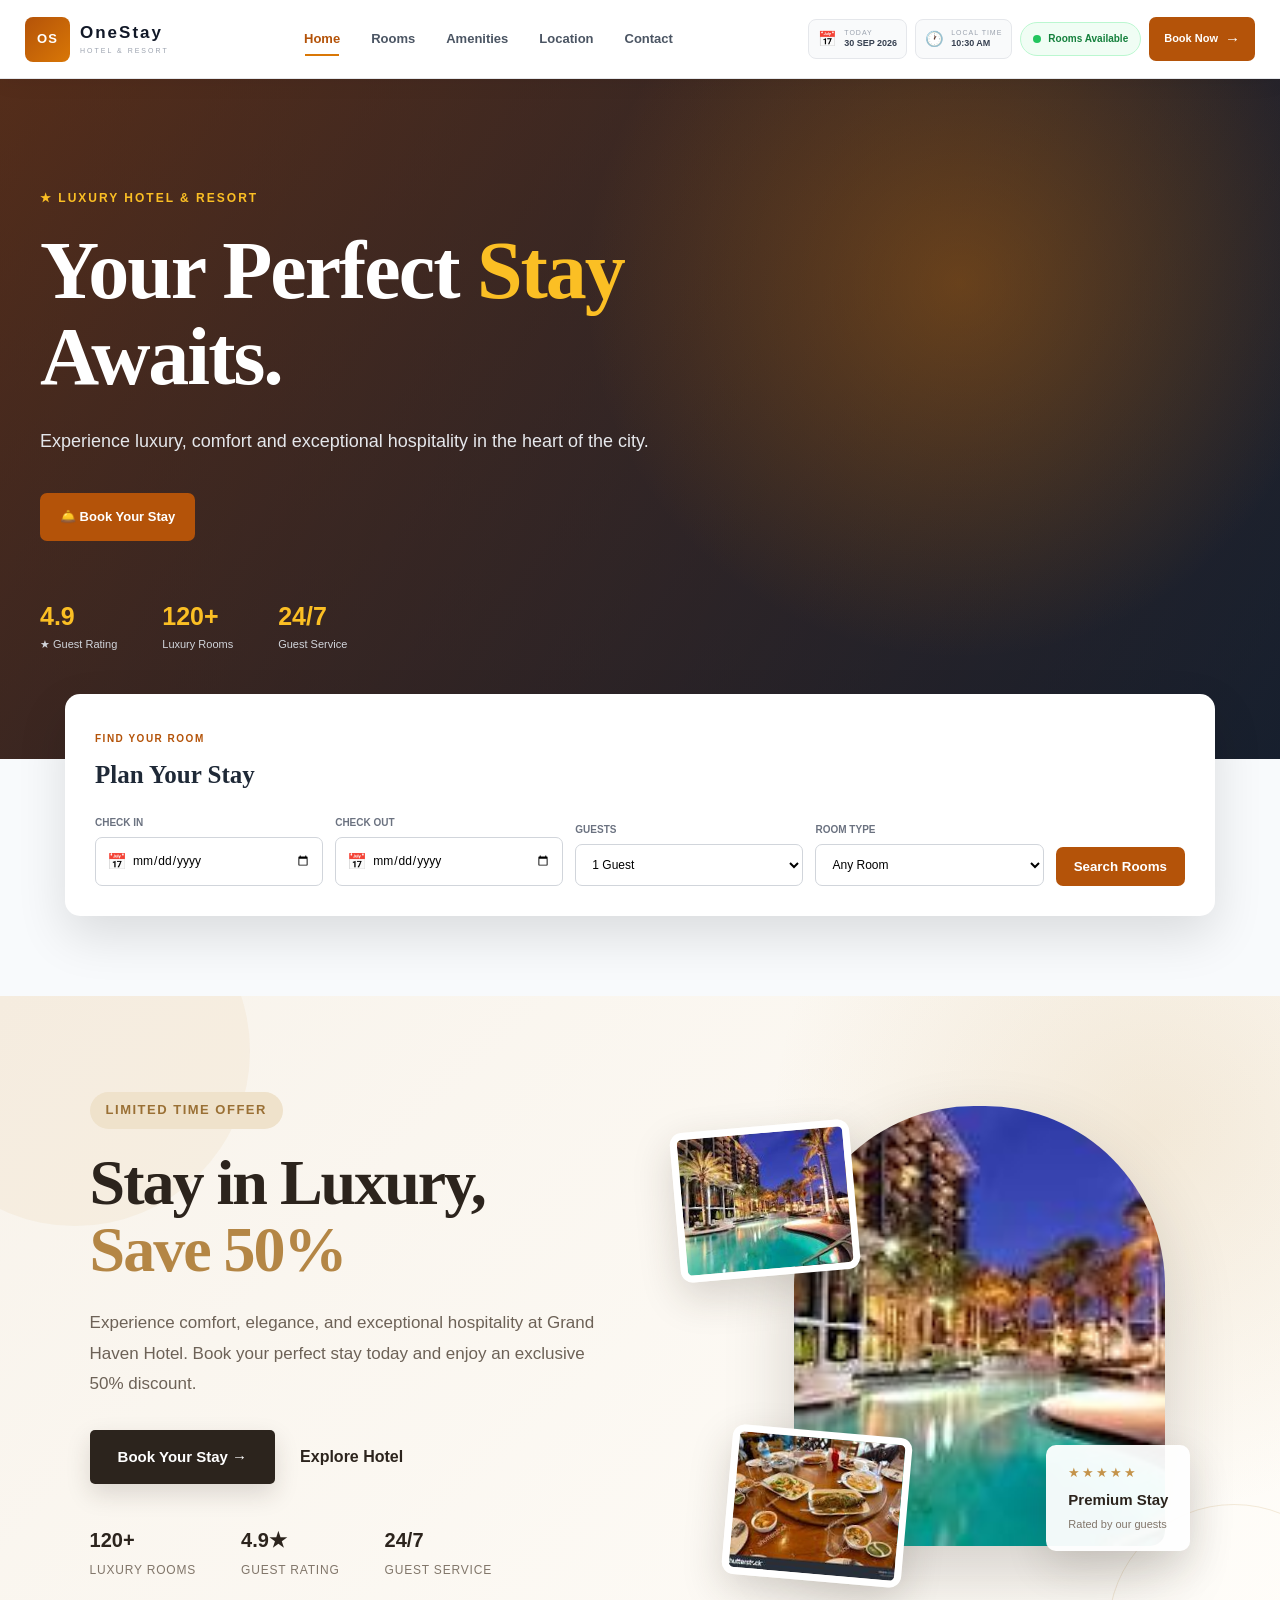
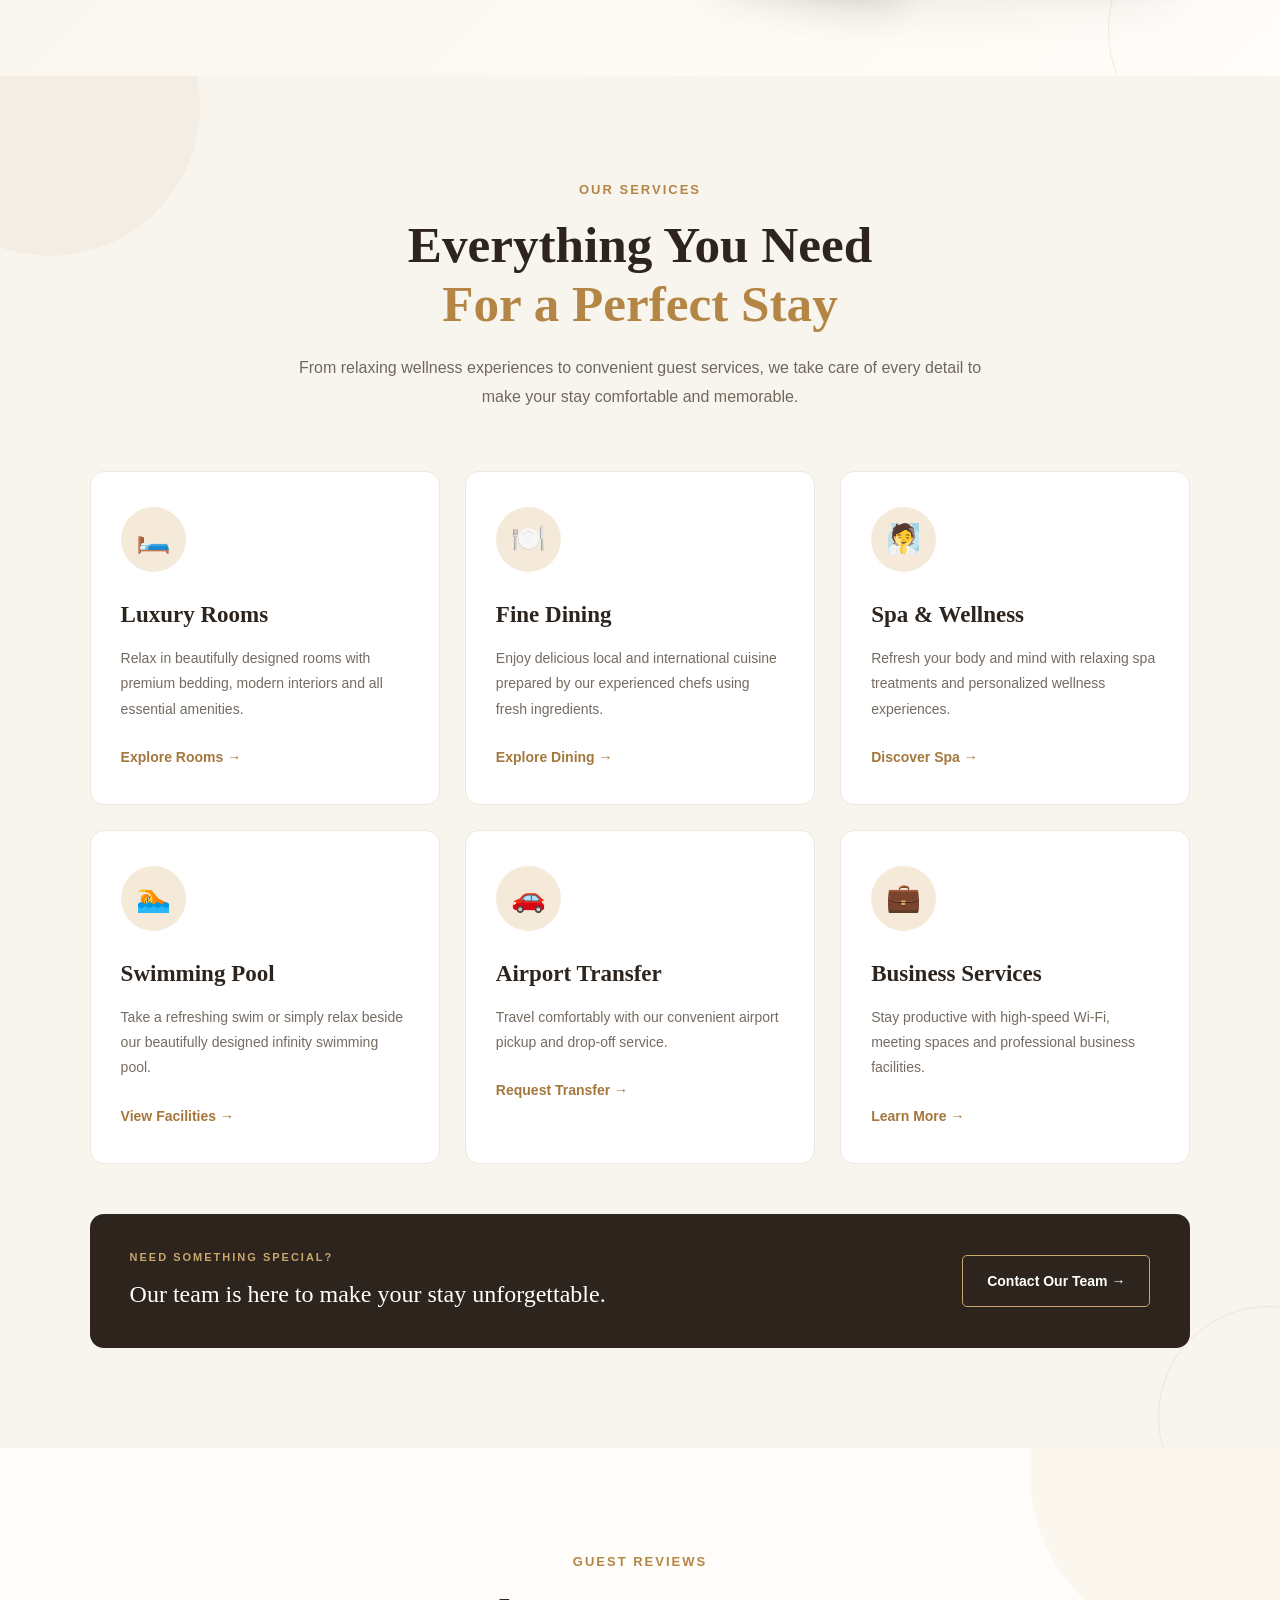
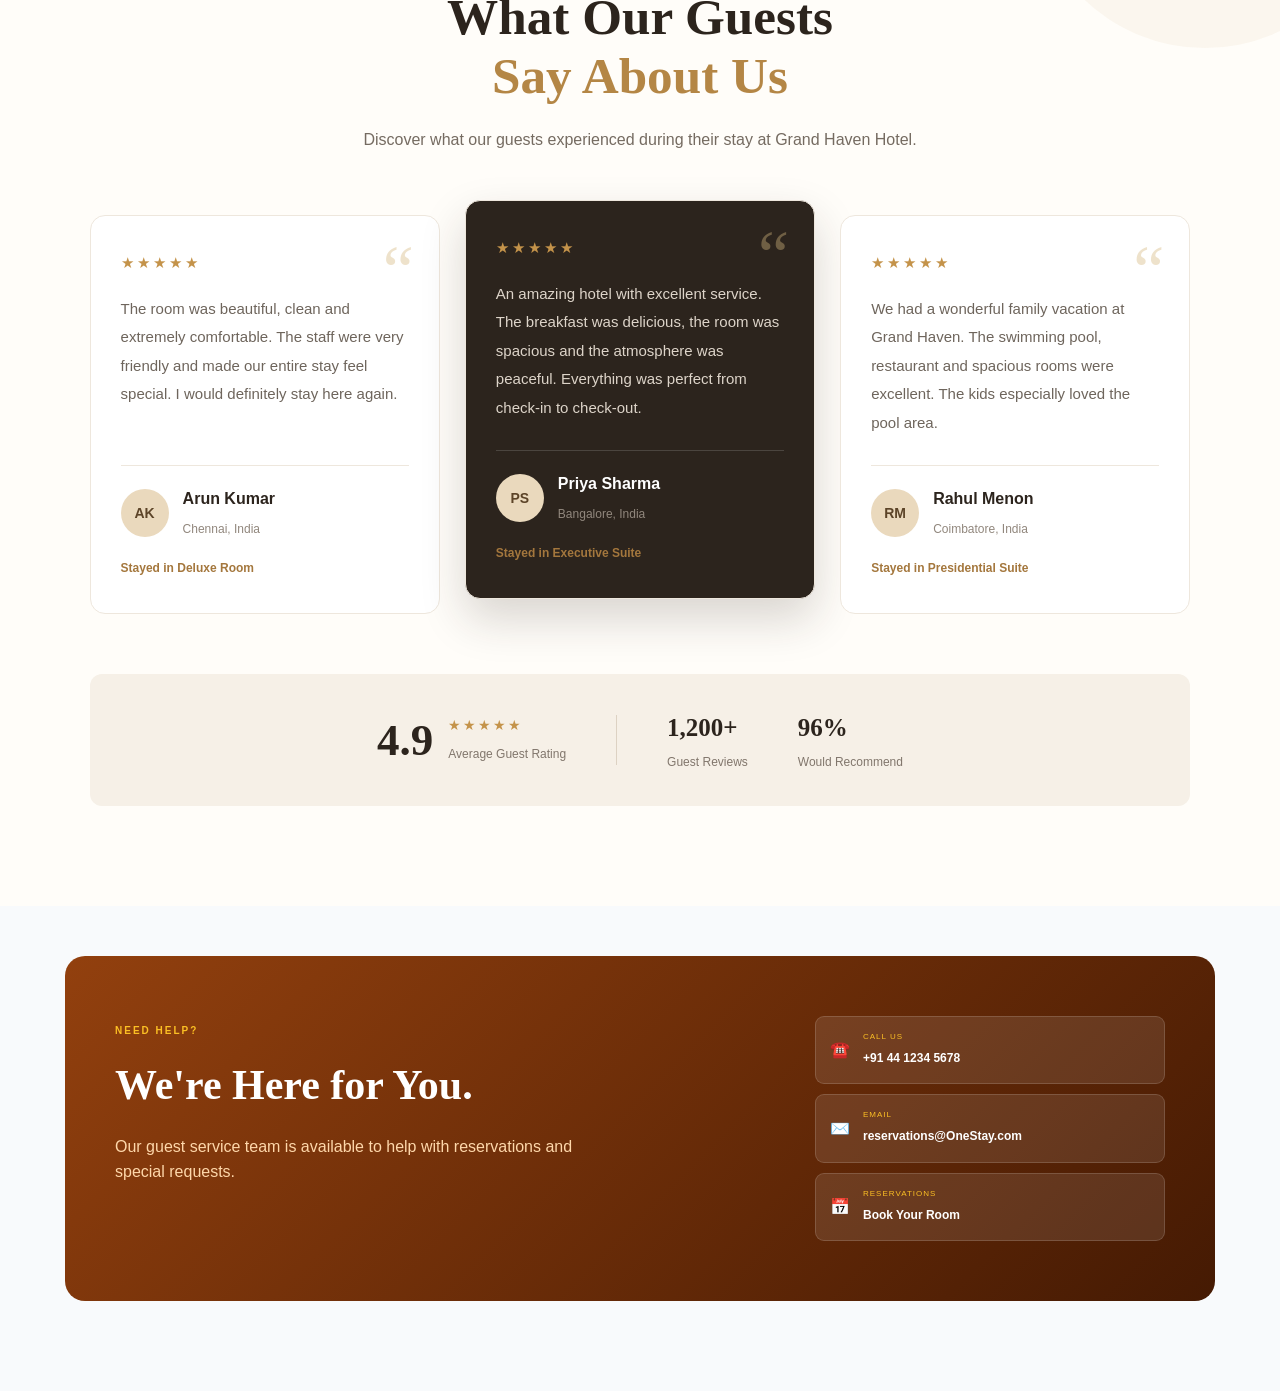
<file: Testimonial/header.html>
<!DOCTYPE html>
<html lang="en">

<head>

    <meta charset="UTF-8">

    <meta
        name="viewport"
        content="width=device-width, initial-scale=1.0">

    <title>One stay Hotel | Luxury Stay</title>

    <link
        rel="stylesheet"
        href="style.css">

</head>


<body>


<!-- =========================================
     HEADER
========================================= -->

<header class="site-header">

    <div class="header-container">


        <!-- LOGO -->

        <a href="#home" class="logo">

            <div class="logo-icon">
                OS
            </div>

            <div class="logo-text">

                <strong>
                    OneStay
                </strong>

                <small>
                    HOTEL & RESORT
                </small>

            </div>

        </a>


        <!-- NAVIGATION -->

        <nav class="main-nav">

            <a
                href="#home"
                class="active">
                Home
            </a>

            <a href="#rooms">
                Rooms
            </a>

            <a href="#amenities">
                Amenities
            </a>

            <a href="#location">
                Location
            </a>

            <a href="#contact">
                Contact
            </a>

        </nav>


        <!-- HEADER INFORMATION -->

        <div class="header-tools">


            <!-- DATE -->

            <div class="header-info">

                <span>📅</span>

                <div>

                    <small>
                        TODAY
                    </small>

                    <strong>
                        30 SEP 2026
                    </strong>

                </div>

            </div>


            <!-- TIME -->

            <div class="header-info">

                <span>🕐</span>

                <div>

                    <small>
                        LOCAL TIME
                    </small>

                    <strong>
                        10:30 AM
                    </strong>

                </div>

            </div>


            <!-- STATUS -->

            <div class="hotel-status">

                <span class="status-dot"></span>

                Rooms Available

            </div>


            <!-- BOOK BUTTON -->

            <a
                href="#booking"
                class="header-book">

                Book Now

                <span>
                    →
                </span>

            </a>


            <!-- MOBILE MENU -->

            <label
                for="menu-toggle"
                class="menu-button">

                ☰

            </label>

        </div>

    </div>


    <!-- MOBILE MENU -->

    <input
        type="checkbox"
        id="menu-toggle"
        class="menu-toggle">


    <div class="mobile-menu">

        <a href="#home">
            Home
        </a>

        <a href="#rooms">
            Rooms
        </a>

        <a href="#amenities">
            Amenities
        </a>

        <a href="#location">
            Location
        </a>

        <a href="#contact">
            Contact
        </a>

        <a href="#booking">
            🛎️ Book Now
        </a>

    </div>

</header>



<!-- =========================================
     HERO
========================================= -->

<main>

    <section id="home" class="hero">


    <div class="hero-overlay"></div>


    <div class="hero-content">


        <span class="hero-label">

            ★ LUXURY HOTEL & RESORT

        </span>


        <h1>

            Your Perfect
            <span>Stay</span>
            Awaits.

        </h1>


        <p>

            Experience luxury, comfort and
            exceptional hospitality in the heart
            of the city.

        </p>


        <div class="hero-buttons">

            <a
                href="#booking"
                class="primary-button">

                🛎️ Book Your Stay

            </a>



        </div>


        <!-- HERO STATS -->

        <div class="hero-stats">

            <div>

                <strong>
                    4.9
                </strong>

                <span>
                    ★ Guest Rating
                </span>

            </div>


            <div>

                <strong>
                    120+
                </strong>

                <span>
                    Luxury Rooms
                </span>

            </div>


            <div>

                <strong>
                    24/7
                </strong>

                <span>
                    Guest Service
                </span>

            </div>

        </div>

    </div>

</section>

<!-- =========================================
     BOOKING SEARCH
========================================= -->

<section
    id="booking"
    class="booking-panel">


    <div class="booking-title">

        <span>
            FIND YOUR ROOM
        </span>

        <h2>
            Plan Your Stay
        </h2>

    </div>


    <form class="booking-form">


        <div class="form-field">

            <label>
                Check In
            </label>

            <div class="input-box">

                📅

                <input
                    type="date"
                    required>

            </div>

        </div>


        <div class="form-field">

            <label>
                Check Out
            </label>

            <div class="input-box">

                📅

                <input
                    type="date"
                    required>

            </div>

        </div>


        <div class="form-field">

            <label>
                Guests
            </label>

            <select>

                <option>
                    1 Guest
                </option>

                <option>
                    2 Guests
                </option>

                <option>
                    3 Guests
                </option>

                <option>
                    4 Guests
                </option>

                <option>
                    5+ Guests
                </option>

            </select>

        </div>


        <div class="form-field">

            <label>
                Room Type
            </label>

            <select>

                <option>
                    Any Room
                </option>

                <option>
                    Deluxe Room
                </option>

                <option>
                    Executive Suite
                </option>

                <option>
                    Presidential Suite
                </option>

            </select>

        </div>


        <button
            type="submit"
            class="search-button">

            Search Rooms

        </button>

    </form>

</section>

<section class="banner">

    <div class="banner-container">

        <!-- Left Side -->
        <div class="banner-content">

            <span class="offer-badge">LIMITED TIME OFFER</span>

            <h1>
                Stay in Luxury,
                <span>Save 50%</span>
            </h1>

            <p>
                Experience comfort, elegance, and exceptional hospitality
                at Grand Haven Hotel. Book your perfect stay today and
                enjoy an exclusive 50% discount.
            </p>

            <div class="banner-buttons">
                <a href="#booking" class="banner-btn">
                    Book Your Stay →
                </a>

                <a href="#about" class="banner-link">
                    Explore Hotel
                </a>
            </div>

            <div class="banner-info">

                <div>
                    <strong>120+</strong>
                    <span>Luxury Rooms</span>
                </div>

                <div>
                    <strong>4.9★</strong>
                    <span>Guest Rating</span>
                </div>

                <div>
                    <strong>24/7</strong>
                    <span>Guest Service</span>
                </div>

            </div>

        </div>


        <!-- Right Side -->
        <div class="banner-images">

            <div class="image-main">
                <img 
                    src="images/hotel-room.jpg" 
                    alt="Luxury Hotel Room"
                >
            </div>

            <div class="image-small image-one">
                <img 
                    src="images/hotel-pool.jpg" 
                    alt="Hotel Swimming Pool"
                >
            </div>

            <div class="image-small image-two">
                <img 
                    src="images/hotel-dining.jpg" 
                    alt="Hotel Dining"
                >
            </div>

            <div class="floating-card">
                <span>★★★★★</span>
                <strong>Premium Stay</strong>
                <small>Rated by our guests</small>
            </div>

        </div>

    </div>

</section>

<!-- ==============================
     SERVICES SECTION
================================== -->

<section class="services-section" id="services">

    <div class="services-container">

        <!-- Section Header -->
        <div class="services-header">

            <span class="section-label">
                OUR SERVICES
            </span>

            <h2>
                Everything You Need
                <span>For a Perfect Stay</span>
            </h2>

            <p>
                From relaxing wellness experiences to convenient guest
                services, we take care of every detail to make your stay
                comfortable and memorable.
            </p>

        </div>


        <!-- Services Cards -->
        <div class="services-grid">


            <!-- Service 1 -->
            <div class="service-card">

                <div class="service-icon">
                    🛏️
                </div>

                <div class="service-content">

                    <h3>Luxury Rooms</h3>

                    <p>
                        Relax in beautifully designed rooms with premium
                        bedding, modern interiors and all essential
                        amenities.
                    </p>

                    <a href="#rooms">
                        Explore Rooms →
                    </a>

                </div>

            </div>


            <!-- Service 2 -->
            <div class="service-card">

                <div class="service-icon">
                    🍽️
                </div>

                <div class="service-content">

                    <h3>Fine Dining</h3>

                    <p>
                        Enjoy delicious local and international cuisine
                        prepared by our experienced chefs using fresh
                        ingredients.
                    </p>

                    <a href="#dining">
                        Explore Dining →
                    </a>

                </div>

            </div>


            <!-- Service 3 -->
            <div class="service-card">

                <div class="service-icon">
                    🧖
                </div>

                <div class="service-content">

                    <h3>Spa & Wellness</h3>

                    <p>
                        Refresh your body and mind with relaxing spa
                        treatments and personalized wellness experiences.
                    </p>

                    <a href="#experiences">
                        Discover Spa →
                    </a>

                </div>

            </div>


            <!-- Service 4 -->
            <div class="service-card">

                <div class="service-icon">
                    🏊
                </div>

                <div class="service-content">

                    <h3>Swimming Pool</h3>

                    <p>
                        Take a refreshing swim or simply relax beside our
                        beautifully designed infinity swimming pool.
                    </p>

                    <a href="#experiences">
                        View Facilities →
                    </a>

                </div>

            </div>


            <!-- Service 5 -->
            <div class="service-card">

                <div class="service-icon">
                    🚗
                </div>

                <div class="service-content">

                    <h3>Airport Transfer</h3>

                    <p>
                        Travel comfortably with our convenient airport
                        pickup and drop-off service.
                    </p>

                    <a href="#contact">
                        Request Transfer →
                    </a>

                </div>

            </div>


            <!-- Service 6 -->
            <div class="service-card">

                <div class="service-icon">
                    💼
                </div>

                <div class="service-content">

                    <h3>Business Services</h3>

                    <p>
                        Stay productive with high-speed Wi-Fi, meeting
                        spaces and professional business facilities.
                    </p>

                    <a href="#contact">
                        Learn More →
                    </a>

                </div>

            </div>

        </div>


        <!-- Bottom Highlight -->
        <div class="services-highlight">

            <div class="highlight-content">

                <span>NEED SOMETHING SPECIAL?</span>

                <h3>
                    Our team is here to make your stay unforgettable.
                </h3>

            </div>

            <a href="#contact" class="services-btn">
                Contact Our Team →
            </a>

        </div>

    </div>

</section>



<!-- ==============================
     TESTIMONIAL SECTION
================================== -->

<section class="testimonial-section" id="testimonials">

    <div class="testimonial-container">

        <!-- Section Header -->
        <div class="testimonial-header">

            <span class="section-label">
                GUEST REVIEWS
            </span>

            <h2>
                What Our Guests
                <span>Say About Us</span>
            </h2>

            <p>
                Discover what our guests experienced during their stay
                at Grand Haven Hotel.
            </p>

        </div>


        <!-- Testimonial Cards -->
        <div class="testimonial-grid">


            <!-- Testimonial 1 -->
            <div class="testimonial-card">

                <div class="quote-icon">
                    “
                </div>

                <div class="rating">
                    ★★★★★
                </div>

                <p class="testimonial-text">
                    The room was beautiful, clean and extremely comfortable.
                    The staff were very friendly and made our entire stay
                    feel special. I would definitely stay here again.
                </p>

                <div class="guest-info">

                    <div class="guest-avatar">
                        AK
                    </div>

                    <div>
                        <h3>Arun Kumar</h3>
                        <span>Chennai, India</span>
                    </div>

                </div>

                <div class="stay-info">
                    Stayed in Deluxe Room
                </div>

            </div>


            <!-- Testimonial 2 -->
            <div class="testimonial-card featured">

                <div class="quote-icon">
                    “
                </div>

                <div class="rating">
                    ★★★★★
                </div>

                <p class="testimonial-text">
                    An amazing hotel with excellent service. The breakfast
                    was delicious, the room was spacious and the atmosphere
                    was peaceful. Everything was perfect from check-in to
                    check-out.
                </p>

                <div class="guest-info">

                    <div class="guest-avatar">
                        PS
                    </div>

                    <div>
                        <h3>Priya Sharma</h3>
                        <span>Bangalore, India</span>
                    </div>

                </div>

                <div class="stay-info">
                    Stayed in Executive Suite
                </div>

            </div>


            <!-- Testimonial 3 -->
            <div class="testimonial-card">

                <div class="quote-icon">
                    “
                </div>

                <div class="rating">
                    ★★★★★
                </div>

                <p class="testimonial-text">
                    We had a wonderful family vacation at Grand Haven.
                    The swimming pool, restaurant and spacious rooms were
                    excellent. The kids especially loved the pool area.
                </p>

                <div class="guest-info">

                    <div class="guest-avatar">
                        RM
                    </div>

                    <div>
                        <h3>Rahul Menon</h3>
                        <span>Coimbatore, India</span>
                    </div>

                </div>

                <div class="stay-info">
                    Stayed in Presidential Suite
                </div>

            </div>

        </div>


        <!-- Review Summary -->
        <div class="review-summary">

            <div class="review-score">

                <strong>4.9</strong>

                <div>
                    <div class="summary-stars">
                        ★★★★★
                    </div>

                    <span>
                        Average Guest Rating
                    </span>
                </div>

            </div>


            <div class="review-divider"></div>


            <div class="review-stat">
                <strong>1,200+</strong>
                <span>Guest Reviews</span>
            </div>


            <div class="review-stat">
                <strong>96%</strong>
                <span>Would Recommend</span>
            </div>

        </div>

    </div>

</section>

<!-- =========================================
     CONTACT
========================================= -->

<section
    id="contact"
    class="contact-section">


    <div>

        <span>
            NEED HELP?
        </span>

        <h2>
            We're Here for You.
        </h2>

        <p>
            Our guest service team is available
            to help with reservations and
            special requests.
        </p>

    </div>


    <div class="contact-options">


        <a href="tel:+914412345678">

            ☎️

            <div>

                <small>
                    CALL US
                </small>

                <strong>
                    +91 44 1234 5678
                </strong>

            </div>

        </a>


        <a href="mailto:reservations@OneStay.com">

            ✉️

            <div>

                <small>
                    EMAIL
                </small>

                <strong>
                    reservations@OneStay.com
                </strong>

            </div>

        </a>


        <a href="#booking">

            📅

            <div>

                <small>
                    RESERVATIONS
                </small>

                <strong>
                    Book Your Room
                </strong>

            </div>

        </a>

    </div>

</section>


</main>

</body>

</html>
</file>
<file: Form/style.css>
/* =========================================
   RESET
========================================= */

* {
    margin: 0;
    padding: 0;
    box-sizing: border-box;
}


html {
    scroll-behavior: smooth;
}


body {

    font-family:
        Arial,
        Helvetica,
        sans-serif;

    color: #1f2937;

    background: #f8fafc;

    line-height: 1.6;
}


a {
    text-decoration: none;
    color: inherit;
}


button,
input,
select {
    font-family: inherit;
}


/* =========================================
   HEADER
========================================= */

.site-header {

    position: sticky;

    top: 0;

    z-index: 1000;

    background:
        rgba(255,255,255,.96);

    backdrop-filter:
        blur(15px);

    border-bottom:
        1px solid #e5e7eb;

    box-shadow:
        0 4px 20px
        rgba(0,0,0,.06);
}


.header-container {

    max-width: 1300px;

    min-height: 78px;

    margin: auto;

    padding: 10px 25px;

    display: flex;

    align-items: center;

    justify-content: space-between;

    gap: 20px;
}


/* =========================================
   LOGO
========================================= */

.logo {

    display: flex;

    align-items: center;

    gap: 10px;
}


.logo-icon {

    width: 45px;

    height: 45px;

    display: flex;

    align-items: center;

    justify-content: center;

    background:
        linear-gradient(
            135deg,
            #b45309,
            #d97706
        );

    color: white;

    border-radius: 8px;

    font-size: 13px;

    font-weight: 900;

    letter-spacing: 1px;
}


.logo-text {

    display: flex;

    flex-direction: column;

    line-height: 1.1;
}


.logo-text strong {

    font-size: 17px;

    letter-spacing: 2px;

    color: #111827;
}


.logo-text small {

    margin-top: 4px;

    color: #9ca3af;

    font-size: 7px;

    letter-spacing: 2px;
}


/* =========================================
   NAVIGATION
========================================= */

.main-nav {

    display: flex;

    gap: 5px;
}


.main-nav a {

    position: relative;

    padding: 9px 13px;

    color: #4b5563;

    border-radius: 7px;

    font-size: 13px;

    font-weight: 600;

    transition: .3s;
}


.main-nav a:hover {

    color: #b45309;

    background: #fffbeb;
}


.main-nav a.active {

    color: #b45309;
}


.main-nav a.active::after {

    content: "";

    position: absolute;

    bottom: 2px;

    left: 14px;

    right: 14px;

    height: 2px;

    background: #d97706;
}


/* =========================================
   HEADER INFO
========================================= */

.header-tools {

    display: flex;

    align-items: center;

    gap: 8px;
}


.header-info {

    display: flex;

    align-items: center;

    gap: 7px;

    padding: 7px 9px;

    background: #f9fafb;

    border:
        1px solid #e5e7eb;

    border-radius: 8px;
}


.header-info > span {

    font-size: 15px;
}


.header-info div {

    display: flex;

    flex-direction: column;

    line-height: 1.1;
}


.header-info small {

    color: #9ca3af;

    font-size: 7px;

    letter-spacing: 1px;
}


.header-info strong {

    margin-top: 3px;

    color: #374151;

    font-size: 9px;

    white-space: nowrap;
}


/* =========================================
   HOTEL STATUS
========================================= */

.hotel-status {

    display: flex;

    align-items: center;

    gap: 7px;

    padding: 8px 12px;

    color: #15803d;

    background: #f0fdf4;

    border:
        1px solid #bbf7d0;

    border-radius: 20px;

    font-size: 10px;

    font-weight: 700;
}


.status-dot {

    width: 8px;

    height: 8px;

    background: #22c55e;

    border-radius: 50%;

    animation: pulse 2s infinite;
}


@keyframes pulse {

    0% {
        box-shadow:
            0 0 0 0
            rgba(34,197,94,.5);
    }

    70% {
        box-shadow:
            0 0 0 7px
            rgba(34,197,94,0);
    }

    100% {
        box-shadow:
            0 0 0 0
            rgba(34,197,94,0);
    }
}


/* =========================================
   HEADER BOOK BUTTON
========================================= */

.header-book {

    display: flex;

    align-items: center;

    gap: 7px;

    padding: 10px 15px;

    color: white;

    background: #b45309;

    border-radius: 7px;

    font-size: 11px;

    font-weight: 700;

    transition: .3s;
}


.header-book:hover {

    background: #92400e;

    transform:
        translateY(-2px);

    box-shadow:
        0 7px 20px
        rgba(180,83,9,.25);
}


.header-book span {

    font-size: 15px;
}


/* =========================================
   MOBILE MENU
========================================= */

.menu-toggle {

    display: none;
}


.menu-button {

    display: none;

    padding: 8px 11px;

    color: white;

    background: #111827;

    border-radius: 7px;

    cursor: pointer;
}


.mobile-menu {

    display: none;

    padding: 20px;

    background: white;

    border-top:
        1px solid #e5e7eb;
}


.mobile-menu a {

    display: block;

    padding: 11px;

    color: #374151;

    font-weight: 600;

    border-radius: 7px;
}


.mobile-menu a:hover {

    color: #b45309;

    background: #fffbeb;
}


.menu-toggle:checked
~ .mobile-menu {

    display: block;
}


/* =========================================
   HERO
========================================= */

.hero {

    position: relative;

    min-height: 680px;

    display: flex;

    align-items: center;

    overflow: hidden;

    background:
        linear-gradient(
            rgba(17,24,39,.48),
            rgba(17,24,39,.58)
        ),
        linear-gradient(
            120deg,
            #92400e,
            #1f2937
        );
}


.hero::before {

    content: "";

    position: absolute;

    inset: 0;

    background:
        radial-gradient(
            circle at 75% 30%,
            rgba(217,119,6,.35),
            transparent 35%
        );
}


.hero-content {

    position: relative;

    z-index: 2;

    max-width: 1250px;

    width: 100%;

    margin: auto;

    padding: 90px 25px;

    color: white;
}


.hero-label {

    display: inline-block;

    margin-bottom: 20px;

    color: #fbbf24;

    font-size: 12px;

    font-weight: 700;

    letter-spacing: 2px;
}


.hero h1 {

    max-width: 800px;

    margin-bottom: 25px;

    font-family:
        Georgia,
        serif;

    font-size:
        clamp(48px,7vw,82px);

    line-height: 1.05;

    letter-spacing: -2px;
}


.hero h1 span {

    color: #fbbf24;
}


.hero-content > p {

    max-width: 620px;

    margin-bottom: 35px;

    color: #e5e7eb;

    font-size: 18px;

    line-height: 1.8;
}


.hero-buttons {

    display: flex;

    gap: 12px;

    flex-wrap: wrap;
}


.primary-button,
.secondary-button {

    display: inline-flex;

    align-items: center;

    justify-content: center;

    padding: 14px 20px;

    border-radius: 7px;

    font-size: 13px;

    font-weight: 700;

    transition: .3s;
}


.primary-button {

    color: white;

    background: #b45309;
}


.primary-button:hover {

    background: #d97706;

    transform:
        translateY(-2px);
}


.secondary-button {

    color: white;

    border:
        1px solid
        rgba(255,255,255,.5);
}


.secondary-button:hover {

    background: white;

    color: #92400e;
}


/* =========================================
   HERO STATS
========================================= */

.hero-stats {

    display: flex;

    gap: 45px;

    margin-top: 55px;
}


.hero-stats div {

    display: flex;

    flex-direction: column;
}


.hero-stats strong {

    font-size: 25px;

    color: #fbbf24;
}


.hero-stats span {

    color: #d1d5db;

    font-size: 11px;
}


/* =========================================
   BOOKING PANEL
========================================= */

.booking-panel {

    position: relative;

    z-index: 10;

    max-width: 1150px;

    margin:
        -65px auto 80px;

    padding: 30px;

    background: white;

    border-radius: 15px;

    box-shadow:
        0 20px 50px
        rgba(0,0,0,.12);
}


.booking-title {

    margin-bottom: 20px;
}


.booking-title span {

    color: #b45309;

    font-size: 10px;

    font-weight: 800;

    letter-spacing: 1.5px;
}


.booking-title h2 {

    margin-top: 5px;

    font-family: Georgia, serif;

    font-size: 25px;
}


.booking-form {

    display: grid;

    grid-template-columns:
        1fr 1fr 1fr 1fr auto;

    gap: 12px;

    align-items: end;
}


.form-field {

    display: flex;

    flex-direction: column;

    gap: 6px;
}


.form-field label {

    color: #6b7280;

    font-size: 10px;

    font-weight: 700;

    text-transform: uppercase;
}


.input-box {

    display: flex;

    align-items: center;

    gap: 5px;

    padding: 11px;

    border:
        1px solid #d1d5db;

    border-radius: 7px;
}


.input-box input {

    width: 100%;

    border: none;

    outline: none;

    font-size: 12px;
}


.form-field select {

    padding: 12px;

    border:
        1px solid #d1d5db;

    border-radius: 7px;

    outline: none;

    background: white;

    font-size: 12px;
}


.search-button {

    padding: 12px 18px;

    border: none;

    border-radius: 7px;

    color: white;

    background: #b45309;

    font-weight: 700;

    cursor: pointer;
}


.search-button:hover {

    background: #92400e;
}


/* =========================================
   SECTIONS
========================================= */

.section {

    max-width: 1150px;

    margin: auto;

    padding: 90px 25px;
}


.section-heading {

    margin-bottom: 45px;
}


.section-heading span {

    color: #b45309;

    font-size: 10px;

    font-weight: 800;

    letter-spacing: 2px;
}


.section-heading h2 {

    margin:
        8px 0 12px;

    font-family: Georgia, serif;

    font-size: 40px;
}


.section-heading p {

    max-width: 600px;

    color: #6b7280;
}


/* =========================================
   ROOMS
========================================= */

.room-grid {

    display: grid;

    grid-template-columns:
        repeat(3,1fr);

    gap: 22px;
}


.room-card {

    overflow: hidden;

    background: white;

    border:
        1px solid #e5e7eb;

    border-radius: 12px;

    transition: .3s;
}


.room-card:hover {

    transform:
        translateY(-7px);

    box-shadow:
        0 20px 40px
        rgba(0,0,0,.1);
}


/* ROOM IMAGES */

.room-image {

    position: relative;

    height: 230px;

    background-size: cover;

    background-position: center;
}


.room-one {

    background:
        linear-gradient(
            135deg,
            #d6b48c,
            #7c5c3c
        );
}


.room-two {

    background:
        linear-gradient(
            135deg,
            #94a3b8,
            #334155
        );
}


.room-three {

    background:
        linear-gradient(
            135deg,
            #c4b5fd,
            #4c1d95
        );
}


.room-badge {

    position: absolute;

    top: 15px;

    left: 15px;

    padding: 6px 9px;

    color: white;

    background: #b45309;

    border-radius: 5px;

    font-size: 8px;

    font-weight: 800;

    letter-spacing: 1px;
}


.room-content {

    padding: 23px;
}


.room-top {

    display: flex;

    justify-content: space-between;

    gap: 10px;

    margin-bottom: 10px;
}


.room-top h3 {

    font-family: Georgia, serif;

    font-size: 20px;
}


.room-top > span {

    color: #b45309;

    font-size: 12px;

    font-weight: 700;
}


.room-content > p {

    min-height: 48px;

    margin-bottom: 17px;

    color: #6b7280;

    font-size: 13px;
}


.room-features {

    display: flex;

    flex-wrap: wrap;

    gap: 7px;

    padding-bottom: 18px;

    border-bottom:
        1px solid #e5e7eb;
}


.room-features span {

    color: #6b7280;

    font-size: 10px;
}


.room-bottom {

    display: flex;

    align-items: center;

    justify-content: space-between;

    padding-top: 17px;
}


.room-bottom div {

    display: flex;

    align-items: baseline;

    gap: 4px;
}


.room-bottom small {

    color: #9ca3af;

    font-size: 9px;
}


.room-bottom strong {

    color: #111827;

    font-size: 19px;
}


.room-bottom a {

    color: #b45309;

    font-size: 11px;

    font-weight: 700;
}


/* =========================================
   AMENITIES
========================================= */

.amenities-section {

    padding:
        90px 25px;

    color: white;

    background:
        linear-gradient(
            135deg,
            #111827,
            #292524
        );
}


.amenities-section > * {

    max-width: 1150px;

    margin-left: auto;

    margin-right: auto;
}


.section-heading.light p {

    color: #9ca3af;
}


.amenities-grid {

    display: grid;

    grid-template-columns:
        repeat(3,1fr);

    gap: 15px;
}


.amenity {

    padding: 25px;

    background:
        rgba(255,255,255,.05);

    border:
        1px solid
        rgba(255,255,255,.1);

    border-radius: 12px;

    transition: .3s;
}


.amenity:hover {

    background:
        rgba(255,255,255,.1);

    transform:
        translateY(-5px);
}


.amenity > div {

    font-size: 25px;

    margin-bottom: 15px;
}


.amenity h3 {

    margin-bottom: 5px;

    font-family: Georgia, serif;
}


.amenity p {

    color: #9ca3af;

    font-size: 12px;
}


/* =========================================
   LOCATION
========================================= */

.location-section {

    max-width: 1150px;

    margin: auto;

    padding: 100px 25px;

    display: grid;

    grid-template-columns:
        1fr 1fr;

    gap: 70px;

    align-items: center;
}


.location-content > span {

    color: #b45309;

    font-size: 10px;

    font-weight: 800;

    letter-spacing: 2px;
}


.location-content h2 {

    margin:
        10px 0 20px;

    font-family: Georgia, serif;

    font-size: 42px;
}


.location-content > p {

    color: #6b7280;

    margin-bottom: 25px;
}


.location-list {

    display: flex;

    flex-direction: column;

    gap: 12px;
}


.location-list div {

    display: flex;

    align-items: center;

    gap: 12px;

    padding: 12px;

    background: white;

    border:
        1px solid #e5e7eb;

    border-radius: 8px;

    font-size: 12px;
}


.map-placeholder {

    min-height: 350px;

    display: flex;

    flex-direction: column;

    align-items: center;

    justify-content: center;

    gap: 8px;

    background:
        linear-gradient(
            135deg,
            #dbeafe,
            #e0e7ff
        );

    border-radius: 18px;

    border:
        1px solid #c7d2fe;
}


.map-pin {

    font-size: 45px;

    animation:
        mapPin 2s infinite;
}


@keyframes mapPin {

    0%,
    100% {
        transform: translateY(0);
    }

    50% {
        transform: translateY(-8px);
    }
}


.map-placeholder strong {

    font-family: Georgia, serif;

    font-size: 20px;
}


.map-placeholder span {

    color: #6b7280;

    font-size: 12px;
}


/* =========================================
   REVIEWS
========================================= */

.review-grid {

    display: grid;

    grid-template-columns:
        repeat(3,1fr);

    gap: 20px;
}


.review-card {

    padding: 30px;

    background: white;

    border:
        1px solid #e5e7eb;

    border-radius: 12px;
}


.stars {

    margin-bottom: 15px;

    color: #f59e0b;

    letter-spacing: 3px;
}


.review-card p {

    margin-bottom: 20px;

    color: #6b7280;

    font-size: 13px;

    font-style: italic;
}


.review-card strong {

    font-size: 12px;
}


/* =========================================
   CONTACT
========================================= */

.contact-section {

    max-width: 1150px;

    margin:
        50px auto 90px;

    padding: 60px 50px;

    display: grid;

    grid-template-columns:
        1fr 350px;

    gap: 60px;

    background:
        linear-gradient(
            135deg,
            #92400e,
            #451a03
        );

    color: white;

    border-radius: 20px;
}


.contact-section > div:first-child > span {

    color: #fbbf24;

    font-size: 10px;

    font-weight: 800;

    letter-spacing: 2px;
}


.contact-section h2 {

    margin:
        10px 0 15px;

    font-family: Georgia, serif;

    font-size: 42px;
}


.contact-section p {

    max-width: 500px;

    color: #fed7aa;
}


.contact-options {

    display: flex;

    flex-direction: column;

    gap: 10px;
}


.contact-options a {

    display: flex;

    align-items: center;

    gap: 13px;

    padding: 14px;

    background:
        rgba(255,255,255,.1);

    border:
        1px solid
        rgba(255,255,255,.15);

    border-radius: 9px;

    transition: .3s;
}


.contact-options a:hover {

    background:
        rgba(255,255,255,.2);

    transform:
        translateX(5px);
}


.contact-options small {

    display: block;

    color: #fbbf24;

    font-size: 8px;

    letter-spacing: 1px;
}


.contact-options strong {

    font-size: 12px;
}


/* =========================================
   FOOTER
========================================= */

footer {

    padding:
        40px 25px;

    display: flex;

    align-items: center;

    justify-content: space-between;

    gap: 25px;

    color: #9ca3af;

    background: #111827;

    font-size: 11px;
}


.footer-brand strong {

    display: block;

    margin-bottom: 5px;

    color: white;

    font-family: Georgia, serif;

    font-size: 18px;

    letter-spacing: 2px;
}


.footer-brand span {

    color: #d97706;
}


.footer-links {

    display: flex;

    gap: 20px;
}


.footer-links a:hover {

    color: #fbbf24;
}


/* =========================================
   RESPONSIVE
========================================= */

@media (max-width: 1100px) {

    .header-info {

        display: none;
    }

}


@media (max-width: 900px) {

    .main-nav {

        display: none;
    }

    .menu-button {

        display: block;
    }

    .hero-content {

        text-align: center;
    }

    .hero-content > p {

        margin-left: auto;

        margin-right: auto;
    }

    .hero-buttons {

        justify-content: center;
    }

    .hero-stats {

        justify-content: center;
    }

    .booking-form {

        grid-template-columns:
            1fr 1fr;
    }

    .search-button {

        grid-column:
            1 / -1;
    }

    .room-grid,
    .amenities-grid,
    .review-grid {

        grid-template-columns:
            1fr 1fr;
    }

}


@media (max-width: 650px) {

    .header-container {

        padding:
            8px 15px;
    }

    .logo-text strong {

        font-size: 14px;
    }

    .logo-text small {

        font-size: 6px;
    }

    .hotel-status {

        display: none;
    }

    .header-book {

        padding:
            9px 11px;
    }

    .hero {

        min-height: 600px;
    }

    .hero-content {

        padding:
            70px 20px;
    }

    .hero h1 {

        font-size: 48px;
    }

    .hero-stats {

        gap: 20px;

        flex-wrap: wrap;
    }

    .booking-panel {

        margin:
            -40px 15px 50px;

        padding: 20px;
    }

    .booking-form {

        grid-template-columns: 1fr;
    }

    .search-button {

        grid-column: auto;
    }

    .section {

        padding:
            70px 18px;
    }

    .section-heading h2 {

        font-size: 32px;
    }

    .room-grid,
    .amenities-grid,
    .review-grid {

        grid-template-columns: 1fr;
    }

    .location-section {

        grid-template-columns: 1fr;

        padding:
            70px 18px;
    }

    .location-content h2 {

        font-size: 35px;
    }

    .contact-section {

        margin:
            30px 15px 60px;

        padding:
            40px 25px;

        grid-template-columns: 1fr;
    }

    .contact-section h2 {

        font-size: 35px;
    }

    footer {

        flex-direction: column;

        text-align: center;
    }

    .footer-links {

        flex-wrap: wrap;

        justify-content: center;
    }

}

/* ========================================
   HOTEL BANNER
======================================== */

.banner {
    position: relative;
    min-height: 650px;
    padding: 80px 7%;
    overflow: hidden;

    background:
        radial-gradient(
            circle at 90% 20%,
            rgba(196, 154, 85, 0.18),
            transparent 30%
        ),
        linear-gradient(
            135deg,
            #f8f3eb,
            #fffdf9
        );

    display: flex;
    align-items: center;
}


/* Decorative background circles */

.banner::before {
    content: "";
    position: absolute;

    width: 350px;
    height: 350px;

    border-radius: 50%;

    background: rgba(196, 154, 85, 0.08);

    top: -120px;
    left: -100px;

    animation: moveCircle 8s ease-in-out infinite;
}

.banner::after {
    content: "";
    position: absolute;

    width: 250px;
    height: 250px;

    border-radius: 50%;

    border: 1px solid rgba(196, 154, 85, 0.2);

    right: -80px;
    bottom: -80px;

    animation: rotateCircle 15s linear infinite;
}


/* ========================================
   PARENT CONTAINER
======================================== */

.banner-container {
    width: 100%;
    max-width: 1400px;

    margin: auto;

    display: grid;
    grid-template-columns: 1fr 1fr;

    align-items: center;

    gap: 70px;

    position: relative;
    z-index: 2;
}


/* ========================================
   LEFT CHILD
======================================== */

.banner-content {
    max-width: 650px;

    animation: slideFromLeft 1s ease-out;
}


/* Offer Badge */

.offer-badge {
    display: inline-block;

    padding: 8px 16px;

    margin-bottom: 20px;

    border-radius: 30px;

    background: #efe2cb;

    color: #9a7035;

    font-size: 13px;
    font-weight: 700;

    letter-spacing: 1.5px;

    animation: fadeIn 1.2s ease;
}


/* Heading */

.banner-content h1 {
    margin: 0;

    font-size: clamp(45px, 5vw, 72px);

    line-height: 1.05;

    font-family: Georgia, serif;

    color: #2c241d;

    letter-spacing: -2px;
}

.banner-content h1 span {
    color: #b48645;

    display: block;

    position: relative;
}


/* Paragraph */

.banner-content p {
    max-width: 580px;

    margin: 25px 0 30px;

    font-size: 17px;

    line-height: 1.8;

    color: #6d6257;
}


/* ========================================
   BUTTONS
======================================== */

.banner-buttons {
    display: flex;

    align-items: center;

    gap: 25px;

    margin-bottom: 40px;
}


.banner-btn {
    display: inline-block;

    padding: 15px 28px;

    border-radius: 5px;

    background: #2c241d;

    color: white;

    text-decoration: none;

    font-size: 15px;

    font-weight: 600;

    transition: all 0.3s ease;

    box-shadow: 0 10px 25px rgba(44, 36, 29, 0.15);
}


.banner-btn:hover {
    background: #b48645;

    transform: translateY(-4px);

    box-shadow: 0 15px 30px rgba(180, 134, 69, 0.3);
}


.banner-link {
    color: #2c241d;

    text-decoration: none;

    font-weight: 600;

    position: relative;
}


.banner-link::after {
    content: "";

    position: absolute;

    width: 0;
    height: 2px;

    background: #b48645;

    left: 0;
    bottom: -6px;

    transition: width 0.3s ease;
}


.banner-link:hover::after {
    width: 100%;
}


/* ========================================
   BANNER INFO
======================================== */

.banner-info {
    display: flex;

    gap: 45px;
}


.banner-info div {
    display: flex;

    flex-direction: column;

    gap: 5px;
}


.banner-info strong {
    font-size: 20px;

    color: #2c241d;
}


.banner-info span {
    font-size: 12px;

    color: #81766a;

    text-transform: uppercase;

    letter-spacing: 0.8px;
}


/* ========================================
   RIGHT SIDE IMAGE CONTAINER
======================================== */

.banner-images {
    position: relative;

    min-height: 520px;

    animation: slideFromRight 1s ease-out;
}


/* Main Image */

.image-main {
    position: absolute;

    width: 72%;
    height: 440px;

    right: 5%;
    top: 30px;

    overflow: hidden;

    border-radius: 180px 180px 15px 15px;

    box-shadow:
        0 30px 70px rgba(50, 40, 30, 0.2);

    animation: mainImageFloat 5s ease-in-out infinite;
}


.image-main img {
    width: 100%;
    height: 100%;

    object-fit: cover;

    transition: transform 0.7s ease;
}


.image-main:hover img {
    transform: scale(1.08);
}


/* ========================================
   SMALL IMAGES
======================================== */

.image-small {
    position: absolute;

    width: 180px;
    height: 150px;

    overflow: hidden;

    border: 7px solid #fff;

    border-radius: 12px;

    box-shadow:
        0 15px 40px rgba(50, 40, 30, 0.18);

    z-index: 3;
}


.image-small img {
    width: 100%;
    height: 100%;

    object-fit: cover;

    transition: transform 0.5s ease;
}


.image-small:hover img {
    transform: scale(1.1);
}


/* Top Image */

.image-one {
    left: 0;

    top: 50px;

    transform: rotate(-5deg);

    animation: floatingOne 4s ease-in-out infinite;
}


/* Bottom Image */

.image-two {
    left: 10%;

    bottom: 15px;

    transform: rotate(5deg);

    animation: floatingTwo 5s ease-in-out infinite;
}


/* ========================================
   FLOATING REVIEW CARD
======================================== */

.floating-card {
    position: absolute;

    right: 0;

    bottom: 45px;

    padding: 18px 22px;

    background: rgba(255, 255, 255, 0.95);

    border-radius: 10px;

    box-shadow:
        0 15px 40px rgba(50, 40, 30, 0.15);

    display: flex;

    flex-direction: column;

    gap: 4px;

    z-index: 5;

    animation: floatingCard 4s ease-in-out infinite;
}


.floating-card span {
    color: #c4934a;

    letter-spacing: 2px;

    font-size: 13px;
}


.floating-card strong {
    color: #2c241d;

    font-size: 15px;
}


.floating-card small {
    color: #81766a;

    font-size: 11px;
}


/* ========================================
   ANIMATIONS
======================================== */


/* Left content */

@keyframes slideFromLeft {

    from {
        opacity: 0;

        transform: translateX(-60px);
    }

    to {
        opacity: 1;

        transform: translateX(0);
    }
}


/* Right images */

@keyframes slideFromRight {

    from {
        opacity: 0;

        transform: translateX(60px);
    }

    to {
        opacity: 1;

        transform: translateX(0);
    }
}


/* Fade */

@keyframes fadeIn {

    from {
        opacity: 0;
    }

    to {
        opacity: 1;
    }
}


/* Main image floating */

@keyframes mainImageFloat {

    0%,
    100% {
        transform: translateY(0);
    }

    50% {
        transform: translateY(-10px);
    }
}


/* Small image 1 */

@keyframes floatingOne {

    0%,
    100% {
        transform: rotate(-5deg) translateY(0);
    }

    50% {
        transform: rotate(-5deg) translateY(-12px);
    }
}


/* Small image 2 */

@keyframes floatingTwo {

    0%,
    100% {
        transform: rotate(5deg) translateY(0);
    }

    50% {
        transform: rotate(5deg) translateY(12px);
    }
}


/* Review card */

@keyframes floatingCard {

    0%,
    100% {
        transform: translateY(0);
    }

    50% {
        transform: translateY(-8px);
    }
}


/* Background circle */

@keyframes moveCircle {

    0%,
    100% {
        transform: translate(0, 0);
    }

    50% {
        transform: translate(40px, 30px);
    }
}


/* Rotating circle */

@keyframes rotateCircle {

    from {
        transform: rotate(0deg);
    }

    to {
        transform: rotate(360deg);
    }
}


/* ========================================
   RESPONSIVE DESIGN
======================================== */

@media (max-width: 1000px) {

    .banner {
        padding: 70px 5%;
    }

    .banner-container {
        grid-template-columns: 1fr;

        gap: 40px;
    }

    .banner-content {
        max-width: 750px;

        text-align: center;

        margin: auto;
    }

    .banner-content p {
        margin-left: auto;
        margin-right: auto;
    }

    .banner-buttons {
        justify-content: center;
    }

    .banner-info {
        justify-content: center;
    }

    .banner-images {
        width: 100%;

        max-width: 650px;

        margin: auto;
    }
}


@media (max-width: 650px) {

    .banner {
        min-height: auto;

        padding: 60px 20px;
    }

    .banner-content h1 {
        font-size: 44px;

        letter-spacing: -1px;
    }

    .banner-content p {
        font-size: 15px;
    }

    .banner-buttons {
        flex-direction: column;

        gap: 18px;
    }

    .banner-info {
        gap: 20px;
    }

    .banner-info strong {
        font-size: 17px;
    }

    .banner-info span {
        font-size: 9px;
    }

    .banner-images {
        min-height: 430px;
    }

    .image-main {
        width: 75%;

        height: 350px;

        right: 5%;
    }

    .image-small {
        width: 130px;

        height: 110px;
    }

    .floating-card {
        right: 0;

        bottom: 20px;

        padding: 12px 15px;
    }
}

/* ========================================
   SERVICES SECTION
======================================== */

.services-section {
    position: relative;

    padding: 100px 7%;

    background: #f8f5ef;

    overflow: hidden;
}


/* Decorative Background */

.services-section::before {
    content: "";

    position: absolute;

    width: 300px;
    height: 300px;

    border-radius: 50%;

    background: rgba(180, 134, 69, 0.07);

    top: -120px;
    left: -100px;

    animation: serviceCircle 8s ease-in-out infinite;
}


.services-section::after {
    content: "";

    position: absolute;

    width: 220px;
    height: 220px;

    border-radius: 50%;

    border: 1px solid rgba(180, 134, 69, 0.15);

    right: -100px;
    bottom: -80px;

    animation: serviceRotate 15s linear infinite;
}


/* ========================================
   MAIN CONTAINER
======================================== */

.services-container {
    position: relative;

    z-index: 2;

    max-width: 1300px;

    margin: auto;
}


/* ========================================
   SECTION HEADER
======================================== */

.services-header {
    max-width: 700px;

    margin: 0 auto 60px;

    text-align: center;

    animation: serviceFadeUp 1s ease;
}


.section-label {
    display: inline-block;

    margin-bottom: 15px;

    color: #b48645;

    font-size: 13px;

    font-weight: 700;

    letter-spacing: 2px;
}


.services-header h2 {
    margin: 0;

    color: #2c241d;

    font-family: Georgia, serif;

    font-size: clamp(38px, 4vw, 55px);

    line-height: 1.15;
}


.services-header h2 span {
    display: block;

    color: #b48645;
}


.services-header p {
    margin-top: 20px;

    color: #71675d;

    font-size: 16px;

    line-height: 1.8;
}


/* ========================================
   SERVICES GRID
======================================== */

.services-grid {
    display: grid;

    grid-template-columns:
        repeat(3, 1fr);

    gap: 25px;
}


/* ========================================
   SERVICE CARD
======================================== */

.service-card {
    position: relative;

    padding: 35px 30px;

    background: #ffffff;

    border: 1px solid #eee7dd;

    border-radius: 14px;

    overflow: hidden;

    transition:
        transform 0.4s ease,
        box-shadow 0.4s ease,
        border-color 0.4s ease;

    animation: serviceFadeUp 1s ease;
}


/* Top line */

.service-card::before {
    content: "";

    position: absolute;

    top: 0;
    left: 0;

    width: 0;
    height: 3px;

    background: #b48645;

    transition: width 0.4s ease;
}


.service-card:hover {
    transform: translateY(-10px);

    border-color: #d8c19d;

    box-shadow:
        0 20px 45px rgba(50, 40, 30, 0.10);
}


.service-card:hover::before {
    width: 100%;
}


/* ========================================
   SERVICE ICON
======================================== */

.service-icon {
    width: 65px;
    height: 65px;

    display: flex;

    align-items: center;
    justify-content: center;

    margin-bottom: 25px;

    border-radius: 50%;

    background: #f5ead9;

    font-size: 28px;

    transition:
        transform 0.4s ease,
        background 0.4s ease;
}


.service-card:hover .service-icon {
    transform:
        rotate(-8deg)
        scale(1.1);

    background: #ead7b9;
}


/* ========================================
   SERVICE CONTENT
======================================== */

.service-content h3 {
    margin: 0 0 12px;

    color: #2c241d;

    font-family: Georgia, serif;

    font-size: 23px;
}


.service-content p {
    margin: 0 0 22px;

    color: #756b61;

    font-size: 14px;

    line-height: 1.8;
}


.service-content a {
    color: #a4773d;

    text-decoration: none;

    font-size: 14px;

    font-weight: 700;

    transition: color 0.3s ease;
}


.service-content a:hover {
    color: #2c241d;
}


/* ========================================
   BOTTOM HIGHLIGHT
======================================== */

.services-highlight {
    display: flex;

    align-items: center;

    justify-content: space-between;

    gap: 30px;

    margin-top: 50px;

    padding: 35px 40px;

    background: #2c241d;

    border-radius: 14px;

    color: white;

    animation: serviceFadeUp 1.2s ease;
}


.highlight-content span {
    display: block;

    margin-bottom: 8px;

    color: #c9a66c;

    font-size: 11px;

    font-weight: 700;

    letter-spacing: 2px;
}


.highlight-content h3 {
    margin: 0;

    font-family: Georgia, serif;

    font-size: 24px;

    font-weight: 400;
}


/* ========================================
   BUTTON
======================================== */

.services-btn {
    flex-shrink: 0;

    padding: 14px 24px;

    border: 1px solid #c9a66c;

    border-radius: 5px;

    color: white;

    text-decoration: none;

    font-size: 14px;

    font-weight: 600;

    transition: all 0.3s ease;
}


.services-btn:hover {
    background: #c9a66c;

    color: #2c241d;

    transform: translateY(-3px);
}


/* ========================================
   ANIMATIONS
======================================== */

@keyframes serviceFadeUp {

    from {
        opacity: 0;

        transform: translateY(35px);
    }

    to {
        opacity: 1;

        transform: translateY(0);
    }
}


@keyframes serviceCircle {

    0%,
    100% {
        transform: translate(0, 0);
    }

    50% {
        transform: translate(35px, 25px);
    }
}


@keyframes serviceRotate {

    from {
        transform: rotate(0deg);
    }

    to {
        transform: rotate(360deg);
    }
}


/* ========================================
   TABLET
======================================== */

@media (max-width: 1000px) {

    .services-section {
        padding: 80px 5%;
    }

    .services-grid {
        grid-template-columns:
            repeat(2, 1fr);
    }
}


/* ========================================
   MOBILE
======================================== */

@media (max-width: 650px) {

    .services-section {
        padding: 70px 20px;
    }

    .services-grid {
        grid-template-columns: 1fr;
    }

    .services-header {
        margin-bottom: 40px;
    }

    .services-header h2 {
        font-size: 38px;
    }

    .service-card {
        padding: 30px 25px;
    }

    .services-highlight {
        flex-direction: column;

        align-items: flex-start;

        padding: 30px 25px;
    }

    .highlight-content h3 {
        font-size: 21px;
    }

    .services-btn {
        width: 100%;

        text-align: center;
    }
}

/* ========================================
   TESTIMONIAL SECTION
======================================== */

.testimonial-section {
    position: relative;

    padding: 100px 7%;

    background: #fffdf9;

    overflow: hidden;
}


/* Decorative Background */

.testimonial-section::before {
    content: "";

    position: absolute;

    width: 350px;
    height: 350px;

    border-radius: 50%;

    background: rgba(180, 134, 69, 0.06);

    top: -150px;
    right: -100px;

    animation: testimonialCircle 8s ease-in-out infinite;
}


/* ========================================
   CONTAINER
======================================== */

.testimonial-container {
    position: relative;

    z-index: 2;

    max-width: 1300px;

    margin: auto;
}


/* ========================================
   HEADER
======================================== */

.testimonial-header {
    max-width: 650px;

    margin: 0 auto 60px;

    text-align: center;

    animation: testimonialFadeUp 1s ease;
}


.testimonial-header .section-label {
    display: inline-block;

    margin-bottom: 15px;

    color: #b48645;

    font-size: 13px;

    font-weight: 700;

    letter-spacing: 2px;
}


.testimonial-header h2 {
    margin: 0;

    color: #2c241d;

    font-family: Georgia, serif;

    font-size: clamp(38px, 4vw, 55px);

    line-height: 1.15;
}


.testimonial-header h2 span {
    display: block;

    color: #b48645;
}


.testimonial-header p {
    margin-top: 20px;

    color: #756b61;

    font-size: 16px;

    line-height: 1.8;
}


/* ========================================
   TESTIMONIAL GRID
======================================== */

.testimonial-grid {
    display: grid;

    grid-template-columns:
        repeat(3, 1fr);

    gap: 25px;
}


/* ========================================
   TESTIMONIAL CARD
======================================== */

.testimonial-card {
    position: relative;

    padding: 35px 30px;

    background: #ffffff;

    border: 1px solid #eee7dd;

    border-radius: 15px;

    transition:
        transform 0.4s ease,
        box-shadow 0.4s ease,
        border-color 0.4s ease;

    animation: testimonialFadeUp 1s ease;
}


.testimonial-card:hover {
    transform: translateY(-10px);

    border-color: #d8c19d;

    box-shadow:
        0 20px 45px rgba(50, 40, 30, 0.10);
}


/* Featured Card */

.testimonial-card.featured {
    background: #2c241d;

    color: white;

    transform: translateY(-15px);

    box-shadow:
        0 20px 45px rgba(44, 36, 29, 0.18);
}


.testimonial-card.featured:hover {
    transform: translateY(-25px);
}


/* ========================================
   QUOTE ICON
======================================== */

.quote-icon {
    position: absolute;

    top: 20px;
    right: 25px;

    color: #d5b77e;

    font-family: Georgia, serif;

    font-size: 70px;

    line-height: 1;

    opacity: 0.4;
}


/* ========================================
   RATING
======================================== */

.rating {
    margin-bottom: 20px;

    color: #c4934a;

    font-size: 15px;

    letter-spacing: 3px;
}


/* ========================================
   TESTIMONIAL TEXT
======================================== */

.testimonial-text {
    min-height: 145px;

    margin: 0 0 25px;

    color: #6e655c;

    font-size: 15px;

    line-height: 1.9;
}


.featured .testimonial-text {
    color: #ddd4c9;
}


/* ========================================
   GUEST INFO
======================================== */

.guest-info {
    display: flex;

    align-items: center;

    gap: 14px;

    padding-top: 20px;

    border-top: 1px solid #eee7dd;
}


.featured .guest-info {
    border-color: rgba(255,255,255,0.15);
}


/* Avatar */

.guest-avatar {
    width: 48px;
    height: 48px;

    display: flex;

    align-items: center;
    justify-content: center;

    flex-shrink: 0;

    border-radius: 50%;

    background: #ead9bd;

    color: #5c4428;

    font-size: 14px;

    font-weight: 700;
}


.guest-info h3 {
    margin: 0 0 4px;

    color: #2c241d;

    font-size: 16px;
}


.featured .guest-info h3 {
    color: white;
}


.guest-info span {
    color: #91877d;

    font-size: 12px;
}


/* ========================================
   STAY INFO
======================================== */

.stay-info {
    margin-top: 18px;

    color: #a4773d;

    font-size: 12px;

    font-weight: 600;
}


/* ========================================
   REVIEW SUMMARY
======================================== */

.review-summary {
    display: flex;

    align-items: center;

    justify-content: center;

    gap: 50px;

    margin-top: 60px;

    padding: 30px 40px;

    background: #f6f0e7;

    border-radius: 12px;

    animation: testimonialFadeUp 1.2s ease;
}


/* Score */

.review-score {
    display: flex;

    align-items: center;

    gap: 15px;
}


.review-score > strong {
    color: #2c241d;

    font-family: Georgia, serif;

    font-size: 45px;
}


.summary-stars {
    margin-bottom: 4px;

    color: #c4934a;

    letter-spacing: 2px;

    font-size: 14px;
}


.review-score span {
    color: #81766c;

    font-size: 12px;
}


/* Divider */

.review-divider {
    width: 1px;
    height: 50px;

    background: #ddd2c3;
}


/* Statistics */

.review-stat {
    display: flex;

    flex-direction: column;

    gap: 5px;
}


.review-stat strong {
    color: #2c241d;

    font-family: Georgia, serif;

    font-size: 25px;
}


.review-stat span {
    color: #81766c;

    font-size: 12px;
}


/* ========================================
   ANIMATIONS
======================================== */

@keyframes testimonialFadeUp {

    from {
        opacity: 0;

        transform: translateY(35px);
    }

    to {
        opacity: 1;

        transform: translateY(0);
    }
}


@keyframes testimonialCircle {

    0%,
    100% {
        transform: translate(0, 0);
    }

    50% {
        transform: translate(-30px, 25px);
    }
}


/* ========================================
   TABLET
======================================== */

@media (max-width: 1000px) {

    .testimonial-section {
        padding: 80px 5%;
    }

    .testimonial-grid {
        grid-template-columns:
            repeat(2, 1fr);
    }

    .testimonial-card.featured {
        transform: none;
    }

    .testimonial-card.featured:hover {
        transform: translateY(-10px);
    }

    .review-summary {
        gap: 30px;
    }
}


/* ========================================
   MOBILE
======================================== */

@media (max-width: 650px) {

    .testimonial-section {
        padding: 70px 20px;
    }

    .testimonial-grid {
        grid-template-columns: 1fr;
    }

    .testimonial-header h2 {
        font-size: 38px;
    }

    .testimonial-card {
        padding: 30px 25px;
    }

    .testimonial-text {
        min-height: auto;
    }

    .review-summary {
        flex-direction: column;

        gap: 25px;

        padding: 30px 20px;

        text-align: center;
    }

    .review-divider {
        width: 80px;
        height: 1px;
    }

    .review-score {
        justify-content: center;
    }

    .review-stat {
        align-items: center;
    }
}

/* ========================================
   BOOKING FORM SECTION
======================================== */

.booking-form-section {
    position: relative;

    padding: 100px 7%;

    background:
        linear-gradient(
            135deg,
            #f5eee4,
            #fffdf9
        );

    overflow: hidden;
}


/* Decorative Circle */

.booking-form-section::before {
    content: "";

    position: absolute;

    width: 350px;
    height: 350px;

    border-radius: 50%;

    background: rgba(180, 134, 69, 0.07);

    top: -150px;
    left: -120px;

    animation: formCircle 8s ease-in-out infinite;
}


/* ========================================
   MAIN CONTAINER
======================================== */

.booking-form-container {
    position: relative;

    z-index: 2;

    max-width: 1250px;

    margin: auto;

    display: grid;

    grid-template-columns: 0.9fr 1.1fr;

    gap: 70px;

    align-items: center;
}


/* ========================================
   LEFT SIDE
======================================== */

.booking-form-info {
    animation: formSlideLeft 0.9s ease;
}


.form-label {
    display: inline-block;

    margin-bottom: 15px;

    color: #b48645;

    font-size: 13px;

    font-weight: 700;

    letter-spacing: 2px;
}


.booking-form-info h2 {
    margin: 0;

    color: #2c241d;

    font-family: Georgia, serif;

    font-size: clamp(40px, 4vw, 58px);

    line-height: 1.1;
}


.booking-form-info h2 span {
    display: block;

    color: #b48645;
}


.booking-form-info > p {
    max-width: 550px;

    margin: 25px 0 35px;

    color: #70665d;

    font-size: 16px;

    line-height: 1.8;
}


/* ========================================
   BENEFITS
======================================== */

.booking-benefits {
    display: flex;

    flex-direction: column;

    gap: 22px;
}


.benefit-item {
    display: flex;

    align-items: flex-start;

    gap: 15px;
}


.benefit-icon {
    width: 32px;
    height: 32px;

    flex-shrink: 0;

    display: flex;

    align-items: center;
    justify-content: center;

    border-radius: 50%;

    background: #e8d6b9;

    color: #87622f;

    font-size: 14px;

    font-weight: bold;
}


.benefit-item h3 {
    margin: 0 0 5px;

    color: #2c241d;

    font-size: 16px;
}


.benefit-item p {
    margin: 0;

    color: #80766d;

    font-size: 13px;

    line-height: 1.6;
}


/* ========================================
   FORM CARD
======================================== */

.booking-form-card {
    padding: 40px;

    background: #ffffff;

    border-radius: 15px;

    box-shadow:
        0 25px 60px rgba(50, 40, 30, 0.12);

    animation: formSlideRight 0.9s ease;
}


/* ========================================
   FORM HEADING
======================================== */

.form-heading {
    margin-bottom: 25px;
}


.form-heading h3 {
    margin: 0 0 8px;

    color: #2c241d;

    font-family: Georgia, serif;

    font-size: 28px;
}


.form-heading p {
    margin: 0;

    color: #857b71;

    font-size: 13px;
}


/* ========================================
   FORM GROUP
======================================== */

.form-group {
    display: flex;

    flex-direction: column;

    gap: 8px;

    margin-bottom: 18px;
}


.form-group label {
    color: #443a31;

    font-size: 13px;

    font-weight: 600;
}


/* ========================================
   INPUTS
======================================== */

.form-group input,
.form-group select,
.form-group textarea {

    width: 100%;

    padding: 13px 15px;

    box-sizing: border-box;

    border: 1px solid #e1d9ce;

    border-radius: 6px;

    background: #fffdf9;

    color: #40372f;

    font-family: inherit;

    font-size: 13px;

    outline: none;

    transition:
        border-color 0.3s ease,
        box-shadow 0.3s ease,
        background 0.3s ease;
}


.form-group input::placeholder,
.form-group textarea::placeholder {
    color: #aaa097;
}


.form-group input:focus,
.form-group select:focus,
.form-group textarea:focus {

    border-color: #b48645;

    background: #ffffff;

    box-shadow:
        0 0 0 3px rgba(180, 134, 69, 0.10);
}


.form-group textarea {
    resize: vertical;

    min-height: 100px;
}


/* ========================================
   TWO COLUMN FORM ROW
======================================== */

.form-row {
    display: grid;

    grid-template-columns: 1fr 1fr;

    gap: 18px;
}


/* ========================================
   SUBMIT BUTTON
======================================== */

.booking-submit {

    width: 100%;

    padding: 15px 20px;

    border: none;

    border-radius: 6px;

    background: #2c241d;

    color: #ffffff;

    font-family: inherit;

    font-size: 14px;

    font-weight: 600;

    cursor: pointer;

    transition:
        background 0.3s ease,
        transform 0.3s ease,
        box-shadow 0.3s ease;
}


.booking-submit:hover {

    background: #b48645;

    transform: translateY(-3px);

    box-shadow:
        0 12px 25px rgba(180, 134, 69, 0.25);
}


/* ========================================
   FORM NOTE
======================================== */

.form-note {
    margin: 15px 0 0;

    text-align: center;

    color: #9b9289;

    font-size: 11px;

    line-height: 1.5;
}


/* ========================================
   ANIMATIONS
======================================== */

@keyframes formSlideLeft {

    from {
        opacity: 0;

        transform: translateX(-50px);
    }

    to {
        opacity: 1;

        transform: translateX(0);
    }
}


@keyframes formSlideRight {

    from {
        opacity: 0;

        transform: translateX(50px);
    }

    to {
        opacity: 1;

        transform: translateX(0);
    }
}


@keyframes formCircle {

    0%,
    100% {
        transform: translate(0, 0);
    }

    50% {
        transform: translate(35px, 25px);
    }
}


/* ========================================
   TABLET
======================================== */

@media (max-width: 950px) {

    .booking-form-section {
        padding: 80px 5%;
    }

    .booking-form-container {
        grid-template-columns: 1fr;

        gap: 50px;

        max-width: 750px;
    }

    .booking-form-info {
        text-align: center;
    }

    .booking-form-info > p {
        margin-left: auto;
        margin-right: auto;
    }

    .benefit-item {
        text-align: left;
    }
}


/* ========================================
   MOBILE
======================================== */

@media (max-width: 600px) {

    .booking-form-section {
        padding: 70px 20px;
    }

    .booking-form-info h2 {
        font-size: 40px;
    }

    .booking-form-card {
        padding: 25px 20px;
    }

    .form-row {
        grid-template-columns: 1fr;

        gap: 0;
    }

    .form-heading h3 {
        font-size: 24px;
    }
}
</file>
<file: header and banner/style.css>
/* =========================================
   RESET
========================================= */

* {
    margin: 0;
    padding: 0;
    box-sizing: border-box;
}


html {
    scroll-behavior: smooth;
}


body {

    font-family:
        Arial,
        Helvetica,
        sans-serif;

    color: #1f2937;

    background: #f8fafc;

    line-height: 1.6;
}


a {
    text-decoration: none;
    color: inherit;
}


button,
input,
select {
    font-family: inherit;
}


/* =========================================
   HEADER
========================================= */

.site-header {

    position: sticky;

    top: 0;

    z-index: 1000;

    background:
        rgba(255,255,255,.96);

    backdrop-filter:
        blur(15px);

    border-bottom:
        1px solid #e5e7eb;

    box-shadow:
        0 4px 20px
        rgba(0,0,0,.06);
}


.header-container {

    max-width: 1300px;

    min-height: 78px;

    margin: auto;

    padding: 10px 25px;

    display: flex;

    align-items: center;

    justify-content: space-between;

    gap: 20px;
}


/* =========================================
   LOGO
========================================= */

.logo {

    display: flex;

    align-items: center;

    gap: 10px;
}


.logo-icon {

    width: 45px;

    height: 45px;

    display: flex;

    align-items: center;

    justify-content: center;

    background:
        linear-gradient(
            135deg,
            #b45309,
            #d97706
        );

    color: white;

    border-radius: 8px;

    font-size: 13px;

    font-weight: 900;

    letter-spacing: 1px;
}


.logo-text {

    display: flex;

    flex-direction: column;

    line-height: 1.1;
}


.logo-text strong {

    font-size: 17px;

    letter-spacing: 2px;

    color: #111827;
}


.logo-text small {

    margin-top: 4px;

    color: #9ca3af;

    font-size: 7px;

    letter-spacing: 2px;
}


/* =========================================
   NAVIGATION
========================================= */

.main-nav {

    display: flex;

    gap: 5px;
}


.main-nav a {

    position: relative;

    padding: 9px 13px;

    color: #4b5563;

    border-radius: 7px;

    font-size: 13px;

    font-weight: 600;

    transition: .3s;
}


.main-nav a:hover {

    color: #b45309;

    background: #fffbeb;
}


.main-nav a.active {

    color: #b45309;
}


.main-nav a.active::after {

    content: "";

    position: absolute;

    bottom: 2px;

    left: 14px;

    right: 14px;

    height: 2px;

    background: #d97706;
}


/* =========================================
   HEADER INFO
========================================= */

.header-tools {

    display: flex;

    align-items: center;

    gap: 8px;
}


.header-info {

    display: flex;

    align-items: center;

    gap: 7px;

    padding: 7px 9px;

    background: #f9fafb;

    border:
        1px solid #e5e7eb;

    border-radius: 8px;
}


.header-info > span {

    font-size: 15px;
}


.header-info div {

    display: flex;

    flex-direction: column;

    line-height: 1.1;
}


.header-info small {

    color: #9ca3af;

    font-size: 7px;

    letter-spacing: 1px;
}


.header-info strong {

    margin-top: 3px;

    color: #374151;

    font-size: 9px;

    white-space: nowrap;
}


/* =========================================
   HOTEL STATUS
========================================= */

.hotel-status {

    display: flex;

    align-items: center;

    gap: 7px;

    padding: 8px 12px;

    color: #15803d;

    background: #f0fdf4;

    border:
        1px solid #bbf7d0;

    border-radius: 20px;

    font-size: 10px;

    font-weight: 700;
}


.status-dot {

    width: 8px;

    height: 8px;

    background: #22c55e;

    border-radius: 50%;

    animation: pulse 2s infinite;
}


@keyframes pulse {

    0% {
        box-shadow:
            0 0 0 0
            rgba(34,197,94,.5);
    }

    70% {
        box-shadow:
            0 0 0 7px
            rgba(34,197,94,0);
    }

    100% {
        box-shadow:
            0 0 0 0
            rgba(34,197,94,0);
    }
}


/* =========================================
   HEADER BOOK BUTTON
========================================= */

.header-book {

    display: flex;

    align-items: center;

    gap: 7px;

    padding: 10px 15px;

    color: white;

    background: #b45309;

    border-radius: 7px;

    font-size: 11px;

    font-weight: 700;

    transition: .3s;
}


.header-book:hover {

    background: #92400e;

    transform:
        translateY(-2px);

    box-shadow:
        0 7px 20px
        rgba(180,83,9,.25);
}


.header-book span {

    font-size: 15px;
}


/* =========================================
   MOBILE MENU
========================================= */

.menu-toggle {

    display: none;
}


.menu-button {

    display: none;

    padding: 8px 11px;

    color: white;

    background: #111827;

    border-radius: 7px;

    cursor: pointer;
}


.mobile-menu {

    display: none;

    padding: 20px;

    background: white;

    border-top:
        1px solid #e5e7eb;
}


.mobile-menu a {

    display: block;

    padding: 11px;

    color: #374151;

    font-weight: 600;

    border-radius: 7px;
}


.mobile-menu a:hover {

    color: #b45309;

    background: #fffbeb;
}


.menu-toggle:checked
~ .mobile-menu {

    display: block;
}


/* =========================================
   HERO
========================================= */

.hero {

    position: relative;

    min-height: 680px;

    display: flex;

    align-items: center;

    overflow: hidden;

    background:
        linear-gradient(
            rgba(17,24,39,.48),
            rgba(17,24,39,.58)
        ),
        linear-gradient(
            120deg,
            #92400e,
            #1f2937
        );
}


.hero::before {

    content: "";

    position: absolute;

    inset: 0;

    background:
        radial-gradient(
            circle at 75% 30%,
            rgba(217,119,6,.35),
            transparent 35%
        );
}


.hero-content {

    position: relative;

    z-index: 2;

    max-width: 1250px;

    width: 100%;

    margin: auto;

    padding: 90px 25px;

    color: white;
}


.hero-label {

    display: inline-block;

    margin-bottom: 20px;

    color: #fbbf24;

    font-size: 12px;

    font-weight: 700;

    letter-spacing: 2px;
}


.hero h1 {

    max-width: 800px;

    margin-bottom: 25px;

    font-family:
        Georgia,
        serif;

    font-size:
        clamp(48px,7vw,82px);

    line-height: 1.05;

    letter-spacing: -2px;
}


.hero h1 span {

    color: #fbbf24;
}


.hero-content > p {

    max-width: 620px;

    margin-bottom: 35px;

    color: #e5e7eb;

    font-size: 18px;

    line-height: 1.8;
}


.hero-buttons {

    display: flex;

    gap: 12px;

    flex-wrap: wrap;
}


.primary-button,
.secondary-button {

    display: inline-flex;

    align-items: center;

    justify-content: center;

    padding: 14px 20px;

    border-radius: 7px;

    font-size: 13px;

    font-weight: 700;

    transition: .3s;
}


.primary-button {

    color: white;

    background: #b45309;
}


.primary-button:hover {

    background: #d97706;

    transform:
        translateY(-2px);
}


.secondary-button {

    color: white;

    border:
        1px solid
        rgba(255,255,255,.5);
}


.secondary-button:hover {

    background: white;

    color: #92400e;
}


/* =========================================
   HERO STATS
========================================= */

.hero-stats {

    display: flex;

    gap: 45px;

    margin-top: 55px;
}


.hero-stats div {

    display: flex;

    flex-direction: column;
}


.hero-stats strong {

    font-size: 25px;

    color: #fbbf24;
}


.hero-stats span {

    color: #d1d5db;

    font-size: 11px;
}


/* =========================================
   BOOKING PANEL
========================================= */

.booking-panel {

    position: relative;

    z-index: 10;

    max-width: 1150px;

    margin:
        -65px auto 80px;

    padding: 30px;

    background: white;

    border-radius: 15px;

    box-shadow:
        0 20px 50px
        rgba(0,0,0,.12);
}


.booking-title {

    margin-bottom: 20px;
}


.booking-title span {

    color: #b45309;

    font-size: 10px;

    font-weight: 800;

    letter-spacing: 1.5px;
}


.booking-title h2 {

    margin-top: 5px;

    font-family: Georgia, serif;

    font-size: 25px;
}


.booking-form {

    display: grid;

    grid-template-columns:
        1fr 1fr 1fr 1fr auto;

    gap: 12px;

    align-items: end;
}


.form-field {

    display: flex;

    flex-direction: column;

    gap: 6px;
}


.form-field label {

    color: #6b7280;

    font-size: 10px;

    font-weight: 700;

    text-transform: uppercase;
}


.input-box {

    display: flex;

    align-items: center;

    gap: 5px;

    padding: 11px;

    border:
        1px solid #d1d5db;

    border-radius: 7px;
}


.input-box input {

    width: 100%;

    border: none;

    outline: none;

    font-size: 12px;
}


.form-field select {

    padding: 12px;

    border:
        1px solid #d1d5db;

    border-radius: 7px;

    outline: none;

    background: white;

    font-size: 12px;
}


.search-button {

    padding: 12px 18px;

    border: none;

    border-radius: 7px;

    color: white;

    background: #b45309;

    font-weight: 700;

    cursor: pointer;
}


.search-button:hover {

    background: #92400e;
}


/* =========================================
   SECTIONS
========================================= */

.section {

    max-width: 1150px;

    margin: auto;

    padding: 90px 25px;
}


.section-heading {

    margin-bottom: 45px;
}


.section-heading span {

    color: #b45309;

    font-size: 10px;

    font-weight: 800;

    letter-spacing: 2px;
}


.section-heading h2 {

    margin:
        8px 0 12px;

    font-family: Georgia, serif;

    font-size: 40px;
}


.section-heading p {

    max-width: 600px;

    color: #6b7280;
}


/* =========================================
   ROOMS
========================================= */

.room-grid {

    display: grid;

    grid-template-columns:
        repeat(3,1fr);

    gap: 22px;
}


.room-card {

    overflow: hidden;

    background: white;

    border:
        1px solid #e5e7eb;

    border-radius: 12px;

    transition: .3s;
}


.room-card:hover {

    transform:
        translateY(-7px);

    box-shadow:
        0 20px 40px
        rgba(0,0,0,.1);
}


/* ROOM IMAGES */

.room-image {

    position: relative;

    height: 230px;

    background-size: cover;

    background-position: center;
}


.room-one {

    background:
        linear-gradient(
            135deg,
            #d6b48c,
            #7c5c3c
        );
}


.room-two {

    background:
        linear-gradient(
            135deg,
            #94a3b8,
            #334155
        );
}


.room-three {

    background:
        linear-gradient(
            135deg,
            #c4b5fd,
            #4c1d95
        );
}


.room-badge {

    position: absolute;

    top: 15px;

    left: 15px;

    padding: 6px 9px;

    color: white;

    background: #b45309;

    border-radius: 5px;

    font-size: 8px;

    font-weight: 800;

    letter-spacing: 1px;
}


.room-content {

    padding: 23px;
}


.room-top {

    display: flex;

    justify-content: space-between;

    gap: 10px;

    margin-bottom: 10px;
}


.room-top h3 {

    font-family: Georgia, serif;

    font-size: 20px;
}


.room-top > span {

    color: #b45309;

    font-size: 12px;

    font-weight: 700;
}


.room-content > p {

    min-height: 48px;

    margin-bottom: 17px;

    color: #6b7280;

    font-size: 13px;
}


.room-features {

    display: flex;

    flex-wrap: wrap;

    gap: 7px;

    padding-bottom: 18px;

    border-bottom:
        1px solid #e5e7eb;
}


.room-features span {

    color: #6b7280;

    font-size: 10px;
}


.room-bottom {

    display: flex;

    align-items: center;

    justify-content: space-between;

    padding-top: 17px;
}


.room-bottom div {

    display: flex;

    align-items: baseline;

    gap: 4px;
}


.room-bottom small {

    color: #9ca3af;

    font-size: 9px;
}


.room-bottom strong {

    color: #111827;

    font-size: 19px;
}


.room-bottom a {

    color: #b45309;

    font-size: 11px;

    font-weight: 700;
}


/* =========================================
   AMENITIES
========================================= */

.amenities-section {

    padding:
        90px 25px;

    color: white;

    background:
        linear-gradient(
            135deg,
            #111827,
            #292524
        );
}


.amenities-section > * {

    max-width: 1150px;

    margin-left: auto;

    margin-right: auto;
}


.section-heading.light p {

    color: #9ca3af;
}


.amenities-grid {

    display: grid;

    grid-template-columns:
        repeat(3,1fr);

    gap: 15px;
}


.amenity {

    padding: 25px;

    background:
        rgba(255,255,255,.05);

    border:
        1px solid
        rgba(255,255,255,.1);

    border-radius: 12px;

    transition: .3s;
}


.amenity:hover {

    background:
        rgba(255,255,255,.1);

    transform:
        translateY(-5px);
}


.amenity > div {

    font-size: 25px;

    margin-bottom: 15px;
}


.amenity h3 {

    margin-bottom: 5px;

    font-family: Georgia, serif;
}


.amenity p {

    color: #9ca3af;

    font-size: 12px;
}


/* =========================================
   LOCATION
========================================= */

.location-section {

    max-width: 1150px;

    margin: auto;

    padding: 100px 25px;

    display: grid;

    grid-template-columns:
        1fr 1fr;

    gap: 70px;

    align-items: center;
}


.location-content > span {

    color: #b45309;

    font-size: 10px;

    font-weight: 800;

    letter-spacing: 2px;
}


.location-content h2 {

    margin:
        10px 0 20px;

    font-family: Georgia, serif;

    font-size: 42px;
}


.location-content > p {

    color: #6b7280;

    margin-bottom: 25px;
}


.location-list {

    display: flex;

    flex-direction: column;

    gap: 12px;
}


.location-list div {

    display: flex;

    align-items: center;

    gap: 12px;

    padding: 12px;

    background: white;

    border:
        1px solid #e5e7eb;

    border-radius: 8px;

    font-size: 12px;
}


.map-placeholder {

    min-height: 350px;

    display: flex;

    flex-direction: column;

    align-items: center;

    justify-content: center;

    gap: 8px;

    background:
        linear-gradient(
            135deg,
            #dbeafe,
            #e0e7ff
        );

    border-radius: 18px;

    border:
        1px solid #c7d2fe;
}


.map-pin {

    font-size: 45px;

    animation:
        mapPin 2s infinite;
}


@keyframes mapPin {

    0%,
    100% {
        transform: translateY(0);
    }

    50% {
        transform: translateY(-8px);
    }
}


.map-placeholder strong {

    font-family: Georgia, serif;

    font-size: 20px;
}


.map-placeholder span {

    color: #6b7280;

    font-size: 12px;
}


/* =========================================
   REVIEWS
========================================= */

.review-grid {

    display: grid;

    grid-template-columns:
        repeat(3,1fr);

    gap: 20px;
}


.review-card {

    padding: 30px;

    background: white;

    border:
        1px solid #e5e7eb;

    border-radius: 12px;
}


.stars {

    margin-bottom: 15px;

    color: #f59e0b;

    letter-spacing: 3px;
}


.review-card p {

    margin-bottom: 20px;

    color: #6b7280;

    font-size: 13px;

    font-style: italic;
}


.review-card strong {

    font-size: 12px;
}


/* =========================================
   CONTACT
========================================= */

.contact-section {

    max-width: 1150px;

    margin:
        50px auto 90px;

    padding: 60px 50px;

    display: grid;

    grid-template-columns:
        1fr 350px;

    gap: 60px;

    background:
        linear-gradient(
            135deg,
            #92400e,
            #451a03
        );

    color: white;

    border-radius: 20px;
}


.contact-section > div:first-child > span {

    color: #fbbf24;

    font-size: 10px;

    font-weight: 800;

    letter-spacing: 2px;
}


.contact-section h2 {

    margin:
        10px 0 15px;

    font-family: Georgia, serif;

    font-size: 42px;
}


.contact-section p {

    max-width: 500px;

    color: #fed7aa;
}


.contact-options {

    display: flex;

    flex-direction: column;

    gap: 10px;
}


.contact-options a {

    display: flex;

    align-items: center;

    gap: 13px;

    padding: 14px;

    background:
        rgba(255,255,255,.1);

    border:
        1px solid
        rgba(255,255,255,.15);

    border-radius: 9px;

    transition: .3s;
}


.contact-options a:hover {

    background:
        rgba(255,255,255,.2);

    transform:
        translateX(5px);
}


.contact-options small {

    display: block;

    color: #fbbf24;

    font-size: 8px;

    letter-spacing: 1px;
}


.contact-options strong {

    font-size: 12px;
}


/* =========================================
   FOOTER
========================================= */

footer {

    padding:
        40px 25px;

    display: flex;

    align-items: center;

    justify-content: space-between;

    gap: 25px;

    color: #9ca3af;

    background: #111827;

    font-size: 11px;
}


.footer-brand strong {

    display: block;

    margin-bottom: 5px;

    color: white;

    font-family: Georgia, serif;

    font-size: 18px;

    letter-spacing: 2px;
}


.footer-brand span {

    color: #d97706;
}


.footer-links {

    display: flex;

    gap: 20px;
}


.footer-links a:hover {

    color: #fbbf24;
}


/* =========================================
   RESPONSIVE
========================================= */

@media (max-width: 1100px) {

    .header-info {

        display: none;
    }

}


@media (max-width: 900px) {

    .main-nav {

        display: none;
    }

    .menu-button {

        display: block;
    }

    .hero-content {

        text-align: center;
    }

    .hero-content > p {

        margin-left: auto;

        margin-right: auto;
    }

    .hero-buttons {

        justify-content: center;
    }

    .hero-stats {

        justify-content: center;
    }

    .booking-form {

        grid-template-columns:
            1fr 1fr;
    }

    .search-button {

        grid-column:
            1 / -1;
    }

    .room-grid,
    .amenities-grid,
    .review-grid {

        grid-template-columns:
            1fr 1fr;
    }

}


@media (max-width: 650px) {

    .header-container {

        padding:
            8px 15px;
    }

    .logo-text strong {

        font-size: 14px;
    }

    .logo-text small {

        font-size: 6px;
    }

    .hotel-status {

        display: none;
    }

    .header-book {

        padding:
            9px 11px;
    }

    .hero {

        min-height: 600px;
    }

    .hero-content {

        padding:
            70px 20px;
    }

    .hero h1 {

        font-size: 48px;
    }

    .hero-stats {

        gap: 20px;

        flex-wrap: wrap;
    }

    .booking-panel {

        margin:
            -40px 15px 50px;

        padding: 20px;
    }

    .booking-form {

        grid-template-columns: 1fr;
    }

    .search-button {

        grid-column: auto;
    }

    .section {

        padding:
            70px 18px;
    }

    .section-heading h2 {

        font-size: 32px;
    }

    .room-grid,
    .amenities-grid,
    .review-grid {

        grid-template-columns: 1fr;
    }

    .location-section {

        grid-template-columns: 1fr;

        padding:
            70px 18px;
    }

    .location-content h2 {

        font-size: 35px;
    }

    .contact-section {

        margin:
            30px 15px 60px;

        padding:
            40px 25px;

        grid-template-columns: 1fr;
    }

    .contact-section h2 {

        font-size: 35px;
    }

    footer {

        flex-direction: column;

        text-align: center;
    }

    .footer-links {

        flex-wrap: wrap;

        justify-content: center;
    }

}

/* ========================================
   HOTEL BANNER
======================================== */

.banner {
    position: relative;
    min-height: 650px;
    padding: 80px 7%;
    overflow: hidden;

    background:
        radial-gradient(
            circle at 90% 20%,
            rgba(196, 154, 85, 0.18),
            transparent 30%
        ),
        linear-gradient(
            135deg,
            #f8f3eb,
            #fffdf9
        );

    display: flex;
    align-items: center;
}


/* Decorative background circles */

.banner::before {
    content: "";
    position: absolute;

    width: 350px;
    height: 350px;

    border-radius: 50%;

    background: rgba(196, 154, 85, 0.08);

    top: -120px;
    left: -100px;

    animation: moveCircle 8s ease-in-out infinite;
}

.banner::after {
    content: "";
    position: absolute;

    width: 250px;
    height: 250px;

    border-radius: 50%;

    border: 1px solid rgba(196, 154, 85, 0.2);

    right: -80px;
    bottom: -80px;

    animation: rotateCircle 15s linear infinite;
}


/* ========================================
   PARENT CONTAINER
======================================== */

.banner-container {
    width: 100%;
    max-width: 1400px;

    margin: auto;

    display: grid;
    grid-template-columns: 1fr 1fr;

    align-items: center;

    gap: 70px;

    position: relative;
    z-index: 2;
}


/* ========================================
   LEFT CHILD
======================================== */

.banner-content {
    max-width: 650px;

    animation: slideFromLeft 1s ease-out;
}


/* Offer Badge */

.offer-badge {
    display: inline-block;

    padding: 8px 16px;

    margin-bottom: 20px;

    border-radius: 30px;

    background: #efe2cb;

    color: #9a7035;

    font-size: 13px;
    font-weight: 700;

    letter-spacing: 1.5px;

    animation: fadeIn 1.2s ease;
}


/* Heading */

.banner-content h1 {
    margin: 0;

    font-size: clamp(45px, 5vw, 72px);

    line-height: 1.05;

    font-family: Georgia, serif;

    color: #2c241d;

    letter-spacing: -2px;
}

.banner-content h1 span {
    color: #b48645;

    display: block;

    position: relative;
}


/* Paragraph */

.banner-content p {
    max-width: 580px;

    margin: 25px 0 30px;

    font-size: 17px;

    line-height: 1.8;

    color: #6d6257;
}


/* ========================================
   BUTTONS
======================================== */

.banner-buttons {
    display: flex;

    align-items: center;

    gap: 25px;

    margin-bottom: 40px;
}


.banner-btn {
    display: inline-block;

    padding: 15px 28px;

    border-radius: 5px;

    background: #2c241d;

    color: white;

    text-decoration: none;

    font-size: 15px;

    font-weight: 600;

    transition: all 0.3s ease;

    box-shadow: 0 10px 25px rgba(44, 36, 29, 0.15);
}


.banner-btn:hover {
    background: #b48645;

    transform: translateY(-4px);

    box-shadow: 0 15px 30px rgba(180, 134, 69, 0.3);
}


.banner-link {
    color: #2c241d;

    text-decoration: none;

    font-weight: 600;

    position: relative;
}


.banner-link::after {
    content: "";

    position: absolute;

    width: 0;
    height: 2px;

    background: #b48645;

    left: 0;
    bottom: -6px;

    transition: width 0.3s ease;
}


.banner-link:hover::after {
    width: 100%;
}


/* ========================================
   BANNER INFO
======================================== */

.banner-info {
    display: flex;

    gap: 45px;
}


.banner-info div {
    display: flex;

    flex-direction: column;

    gap: 5px;
}


.banner-info strong {
    font-size: 20px;

    color: #2c241d;
}


.banner-info span {
    font-size: 12px;

    color: #81766a;

    text-transform: uppercase;

    letter-spacing: 0.8px;
}


/* ========================================
   RIGHT SIDE IMAGE CONTAINER
======================================== */

.banner-images {
    position: relative;

    min-height: 520px;

    animation: slideFromRight 1s ease-out;
}


/* Main Image */

.image-main {
    position: absolute;

    width: 72%;
    height: 440px;

    right: 5%;
    top: 30px;

    overflow: hidden;

    border-radius: 180px 180px 15px 15px;

    box-shadow:
        0 30px 70px rgba(50, 40, 30, 0.2);

    animation: mainImageFloat 5s ease-in-out infinite;
}


.image-main img {
    width: 100%;
    height: 100%;

    object-fit: cover;

    transition: transform 0.7s ease;
}


.image-main:hover img {
    transform: scale(1.08);
}


/* ========================================
   SMALL IMAGES
======================================== */

.image-small {
    position: absolute;

    width: 180px;
    height: 150px;

    overflow: hidden;

    border: 7px solid #fff;

    border-radius: 12px;

    box-shadow:
        0 15px 40px rgba(50, 40, 30, 0.18);

    z-index: 3;
}


.image-small img {
    width: 100%;
    height: 100%;

    object-fit: cover;

    transition: transform 0.5s ease;
}


.image-small:hover img {
    transform: scale(1.1);
}


/* Top Image */

.image-one {
    left: 0;

    top: 50px;

    transform: rotate(-5deg);

    animation: floatingOne 4s ease-in-out infinite;
}


/* Bottom Image */

.image-two {
    left: 10%;

    bottom: 15px;

    transform: rotate(5deg);

    animation: floatingTwo 5s ease-in-out infinite;
}


/* ========================================
   FLOATING REVIEW CARD
======================================== */

.floating-card {
    position: absolute;

    right: 0;

    bottom: 45px;

    padding: 18px 22px;

    background: rgba(255, 255, 255, 0.95);

    border-radius: 10px;

    box-shadow:
        0 15px 40px rgba(50, 40, 30, 0.15);

    display: flex;

    flex-direction: column;

    gap: 4px;

    z-index: 5;

    animation: floatingCard 4s ease-in-out infinite;
}


.floating-card span {
    color: #c4934a;

    letter-spacing: 2px;

    font-size: 13px;
}


.floating-card strong {
    color: #2c241d;

    font-size: 15px;
}


.floating-card small {
    color: #81766a;

    font-size: 11px;
}


/* ========================================
   ANIMATIONS
======================================== */


/* Left content */

@keyframes slideFromLeft {

    from {
        opacity: 0;

        transform: translateX(-60px);
    }

    to {
        opacity: 1;

        transform: translateX(0);
    }
}


/* Right images */

@keyframes slideFromRight {

    from {
        opacity: 0;

        transform: translateX(60px);
    }

    to {
        opacity: 1;

        transform: translateX(0);
    }
}


/* Fade */

@keyframes fadeIn {

    from {
        opacity: 0;
    }

    to {
        opacity: 1;
    }
}


/* Main image floating */

@keyframes mainImageFloat {

    0%,
    100% {
        transform: translateY(0);
    }

    50% {
        transform: translateY(-10px);
    }
}


/* Small image 1 */

@keyframes floatingOne {

    0%,
    100% {
        transform: rotate(-5deg) translateY(0);
    }

    50% {
        transform: rotate(-5deg) translateY(-12px);
    }
}


/* Small image 2 */

@keyframes floatingTwo {

    0%,
    100% {
        transform: rotate(5deg) translateY(0);
    }

    50% {
        transform: rotate(5deg) translateY(12px);
    }
}


/* Review card */

@keyframes floatingCard {

    0%,
    100% {
        transform: translateY(0);
    }

    50% {
        transform: translateY(-8px);
    }
}


/* Background circle */

@keyframes moveCircle {

    0%,
    100% {
        transform: translate(0, 0);
    }

    50% {
        transform: translate(40px, 30px);
    }
}


/* Rotating circle */

@keyframes rotateCircle {

    from {
        transform: rotate(0deg);
    }

    to {
        transform: rotate(360deg);
    }
}


/* ========================================
   RESPONSIVE DESIGN
======================================== */

@media (max-width: 1000px) {

    .banner {
        padding: 70px 5%;
    }

    .banner-container {
        grid-template-columns: 1fr;

        gap: 40px;
    }

    .banner-content {
        max-width: 750px;

        text-align: center;

        margin: auto;
    }

    .banner-content p {
        margin-left: auto;
        margin-right: auto;
    }

    .banner-buttons {
        justify-content: center;
    }

    .banner-info {
        justify-content: center;
    }

    .banner-images {
        width: 100%;

        max-width: 650px;

        margin: auto;
    }
}


@media (max-width: 650px) {

    .banner {
        min-height: auto;

        padding: 60px 20px;
    }

    .banner-content h1 {
        font-size: 44px;

        letter-spacing: -1px;
    }

    .banner-content p {
        font-size: 15px;
    }

    .banner-buttons {
        flex-direction: column;

        gap: 18px;
    }

    .banner-info {
        gap: 20px;
    }

    .banner-info strong {
        font-size: 17px;
    }

    .banner-info span {
        font-size: 9px;
    }

    .banner-images {
        min-height: 430px;
    }

    .image-main {
        width: 75%;

        height: 350px;

        right: 5%;
    }

    .image-small {
        width: 130px;

        height: 110px;
    }

    .floating-card {
        right: 0;

        bottom: 20px;

        padding: 12px 15px;
    }
}
</file>
<file: header/style.css>
/* =========================================
   RESET
========================================= */

* {
    margin: 0;
    padding: 0;
    box-sizing: border-box;
}


html {
    scroll-behavior: smooth;
}


body {

    font-family:
        Arial,
        Helvetica,
        sans-serif;

    color: #1f2937;

    background: #f8fafc;

    line-height: 1.6;
}


a {
    text-decoration: none;
    color: inherit;
}


button,
input,
select {
    font-family: inherit;
}


/* =========================================
   HEADER
========================================= */

.site-header {

    position: sticky;

    top: 0;

    z-index: 1000;

    background:
        rgba(255,255,255,.96);

    backdrop-filter:
        blur(15px);

    border-bottom:
        1px solid #e5e7eb;

    box-shadow:
        0 4px 20px
        rgba(0,0,0,.06);
}


.header-container {

    max-width: 1300px;

    min-height: 78px;

    margin: auto;

    padding: 10px 25px;

    display: flex;

    align-items: center;

    justify-content: space-between;

    gap: 20px;
}


/* =========================================
   LOGO
========================================= */

.logo {

    display: flex;

    align-items: center;

    gap: 10px;
}


.logo-icon {

    width: 45px;

    height: 45px;

    display: flex;

    align-items: center;

    justify-content: center;

    background:
        linear-gradient(
            135deg,
            #b45309,
            #d97706
        );

    color: white;

    border-radius: 8px;

    font-size: 13px;

    font-weight: 900;

    letter-spacing: 1px;
}


.logo-text {

    display: flex;

    flex-direction: column;

    line-height: 1.1;
}


.logo-text strong {

    font-size: 17px;

    letter-spacing: 2px;

    color: #111827;
}


.logo-text small {

    margin-top: 4px;

    color: #9ca3af;

    font-size: 7px;

    letter-spacing: 2px;
}


/* =========================================
   NAVIGATION
========================================= */

.main-nav {

    display: flex;

    gap: 5px;
}


.main-nav a {

    position: relative;

    padding: 9px 13px;

    color: #4b5563;

    border-radius: 7px;

    font-size: 13px;

    font-weight: 600;

    transition: .3s;
}


.main-nav a:hover {

    color: #b45309;

    background: #fffbeb;
}


.main-nav a.active {

    color: #b45309;
}


.main-nav a.active::after {

    content: "";

    position: absolute;

    bottom: 2px;

    left: 14px;

    right: 14px;

    height: 2px;

    background: #d97706;
}


/* =========================================
   HEADER INFO
========================================= */

.header-tools {

    display: flex;

    align-items: center;

    gap: 8px;
}


.header-info {

    display: flex;

    align-items: center;

    gap: 7px;

    padding: 7px 9px;

    background: #f9fafb;

    border:
        1px solid #e5e7eb;

    border-radius: 8px;
}


.header-info > span {

    font-size: 15px;
}


.header-info div {

    display: flex;

    flex-direction: column;

    line-height: 1.1;
}


.header-info small {

    color: #9ca3af;

    font-size: 7px;

    letter-spacing: 1px;
}


.header-info strong {

    margin-top: 3px;

    color: #374151;

    font-size: 9px;

    white-space: nowrap;
}


/* =========================================
   HOTEL STATUS
========================================= */

.hotel-status {

    display: flex;

    align-items: center;

    gap: 7px;

    padding: 8px 12px;

    color: #15803d;

    background: #f0fdf4;

    border:
        1px solid #bbf7d0;

    border-radius: 20px;

    font-size: 10px;

    font-weight: 700;
}


.status-dot {

    width: 8px;

    height: 8px;

    background: #22c55e;

    border-radius: 50%;

    animation: pulse 2s infinite;
}


@keyframes pulse {

    0% {
        box-shadow:
            0 0 0 0
            rgba(34,197,94,.5);
    }

    70% {
        box-shadow:
            0 0 0 7px
            rgba(34,197,94,0);
    }

    100% {
        box-shadow:
            0 0 0 0
            rgba(34,197,94,0);
    }
}


/* =========================================
   HEADER BOOK BUTTON
========================================= */

.header-book {

    display: flex;

    align-items: center;

    gap: 7px;

    padding: 10px 15px;

    color: white;

    background: #b45309;

    border-radius: 7px;

    font-size: 11px;

    font-weight: 700;

    transition: .3s;
}


.header-book:hover {

    background: #92400e;

    transform:
        translateY(-2px);

    box-shadow:
        0 7px 20px
        rgba(180,83,9,.25);
}


.header-book span {

    font-size: 15px;
}


/* =========================================
   MOBILE MENU
========================================= */

.menu-toggle {

    display: none;
}


.menu-button {

    display: none;

    padding: 8px 11px;

    color: white;

    background: #111827;

    border-radius: 7px;

    cursor: pointer;
}


.mobile-menu {

    display: none;

    padding: 20px;

    background: white;

    border-top:
        1px solid #e5e7eb;
}


.mobile-menu a {

    display: block;

    padding: 11px;

    color: #374151;

    font-weight: 600;

    border-radius: 7px;
}


.mobile-menu a:hover {

    color: #b45309;

    background: #fffbeb;
}


.menu-toggle:checked
~ .mobile-menu {

    display: block;
}


/* =========================================
   HERO
========================================= */

.hero {

    position: relative;

    min-height: 680px;

    display: flex;

    align-items: center;

    overflow: hidden;

    background:
        linear-gradient(
            rgba(17,24,39,.48),
            rgba(17,24,39,.58)
        ),
        linear-gradient(
            120deg,
            #92400e,
            #1f2937
        );
}


.hero::before {

    content: "";

    position: absolute;

    inset: 0;

    background:
        radial-gradient(
            circle at 75% 30%,
            rgba(217,119,6,.35),
            transparent 35%
        );
}


.hero-content {

    position: relative;

    z-index: 2;

    max-width: 1250px;

    width: 100%;

    margin: auto;

    padding: 90px 25px;

    color: white;
}


.hero-label {

    display: inline-block;

    margin-bottom: 20px;

    color: #fbbf24;

    font-size: 12px;

    font-weight: 700;

    letter-spacing: 2px;
}


.hero h1 {

    max-width: 800px;

    margin-bottom: 25px;

    font-family:
        Georgia,
        serif;

    font-size:
        clamp(48px,7vw,82px);

    line-height: 1.05;

    letter-spacing: -2px;
}


.hero h1 span {

    color: #fbbf24;
}


.hero-content > p {

    max-width: 620px;

    margin-bottom: 35px;

    color: #e5e7eb;

    font-size: 18px;

    line-height: 1.8;
}


.hero-buttons {

    display: flex;

    gap: 12px;

    flex-wrap: wrap;
}


.primary-button,
.secondary-button {

    display: inline-flex;

    align-items: center;

    justify-content: center;

    padding: 14px 20px;

    border-radius: 7px;

    font-size: 13px;

    font-weight: 700;

    transition: .3s;
}


.primary-button {

    color: white;

    background: #b45309;
}


.primary-button:hover {

    background: #d97706;

    transform:
        translateY(-2px);
}


.secondary-button {

    color: white;

    border:
        1px solid
        rgba(255,255,255,.5);
}


.secondary-button:hover {

    background: white;

    color: #92400e;
}


/* =========================================
   HERO STATS
========================================= */

.hero-stats {

    display: flex;

    gap: 45px;

    margin-top: 55px;
}


.hero-stats div {

    display: flex;

    flex-direction: column;
}


.hero-stats strong {

    font-size: 25px;

    color: #fbbf24;
}


.hero-stats span {

    color: #d1d5db;

    font-size: 11px;
}


/* =========================================
   BOOKING PANEL
========================================= */

.booking-panel {

    position: relative;

    z-index: 10;

    max-width: 1150px;

    margin:
        -65px auto 80px;

    padding: 30px;

    background: white;

    border-radius: 15px;

    box-shadow:
        0 20px 50px
        rgba(0,0,0,.12);
}


.booking-title {

    margin-bottom: 20px;
}


.booking-title span {

    color: #b45309;

    font-size: 10px;

    font-weight: 800;

    letter-spacing: 1.5px;
}


.booking-title h2 {

    margin-top: 5px;

    font-family: Georgia, serif;

    font-size: 25px;
}


.booking-form {

    display: grid;

    grid-template-columns:
        1fr 1fr 1fr 1fr auto;

    gap: 12px;

    align-items: end;
}


.form-field {

    display: flex;

    flex-direction: column;

    gap: 6px;
}


.form-field label {

    color: #6b7280;

    font-size: 10px;

    font-weight: 700;

    text-transform: uppercase;
}


.input-box {

    display: flex;

    align-items: center;

    gap: 5px;

    padding: 11px;

    border:
        1px solid #d1d5db;

    border-radius: 7px;
}


.input-box input {

    width: 100%;

    border: none;

    outline: none;

    font-size: 12px;
}


.form-field select {

    padding: 12px;

    border:
        1px solid #d1d5db;

    border-radius: 7px;

    outline: none;

    background: white;

    font-size: 12px;
}


.search-button {

    padding: 12px 18px;

    border: none;

    border-radius: 7px;

    color: white;

    background: #b45309;

    font-weight: 700;

    cursor: pointer;
}


.search-button:hover {

    background: #92400e;
}


/* =========================================
   SECTIONS
========================================= */

.section {

    max-width: 1150px;

    margin: auto;

    padding: 90px 25px;
}


.section-heading {

    margin-bottom: 45px;
}


.section-heading span {

    color: #b45309;

    font-size: 10px;

    font-weight: 800;

    letter-spacing: 2px;
}


.section-heading h2 {

    margin:
        8px 0 12px;

    font-family: Georgia, serif;

    font-size: 40px;
}


.section-heading p {

    max-width: 600px;

    color: #6b7280;
}


/* =========================================
   ROOMS
========================================= */

.room-grid {

    display: grid;

    grid-template-columns:
        repeat(3,1fr);

    gap: 22px;
}


.room-card {

    overflow: hidden;

    background: white;

    border:
        1px solid #e5e7eb;

    border-radius: 12px;

    transition: .3s;
}


.room-card:hover {

    transform:
        translateY(-7px);

    box-shadow:
        0 20px 40px
        rgba(0,0,0,.1);
}


/* ROOM IMAGES */

.room-image {

    position: relative;

    height: 230px;

    background-size: cover;

    background-position: center;
}


.room-one {

    background:
        linear-gradient(
            135deg,
            #d6b48c,
            #7c5c3c
        );
}


.room-two {

    background:
        linear-gradient(
            135deg,
            #94a3b8,
            #334155
        );
}


.room-three {

    background:
        linear-gradient(
            135deg,
            #c4b5fd,
            #4c1d95
        );
}


.room-badge {

    position: absolute;

    top: 15px;

    left: 15px;

    padding: 6px 9px;

    color: white;

    background: #b45309;

    border-radius: 5px;

    font-size: 8px;

    font-weight: 800;

    letter-spacing: 1px;
}


.room-content {

    padding: 23px;
}


.room-top {

    display: flex;

    justify-content: space-between;

    gap: 10px;

    margin-bottom: 10px;
}


.room-top h3 {

    font-family: Georgia, serif;

    font-size: 20px;
}


.room-top > span {

    color: #b45309;

    font-size: 12px;

    font-weight: 700;
}


.room-content > p {

    min-height: 48px;

    margin-bottom: 17px;

    color: #6b7280;

    font-size: 13px;
}


.room-features {

    display: flex;

    flex-wrap: wrap;

    gap: 7px;

    padding-bottom: 18px;

    border-bottom:
        1px solid #e5e7eb;
}


.room-features span {

    color: #6b7280;

    font-size: 10px;
}


.room-bottom {

    display: flex;

    align-items: center;

    justify-content: space-between;

    padding-top: 17px;
}


.room-bottom div {

    display: flex;

    align-items: baseline;

    gap: 4px;
}


.room-bottom small {

    color: #9ca3af;

    font-size: 9px;
}


.room-bottom strong {

    color: #111827;

    font-size: 19px;
}


.room-bottom a {

    color: #b45309;

    font-size: 11px;

    font-weight: 700;
}


/* =========================================
   AMENITIES
========================================= */

.amenities-section {

    padding:
        90px 25px;

    color: white;

    background:
        linear-gradient(
            135deg,
            #111827,
            #292524
        );
}


.amenities-section > * {

    max-width: 1150px;

    margin-left: auto;

    margin-right: auto;
}


.section-heading.light p {

    color: #9ca3af;
}


.amenities-grid {

    display: grid;

    grid-template-columns:
        repeat(3,1fr);

    gap: 15px;
}


.amenity {

    padding: 25px;

    background:
        rgba(255,255,255,.05);

    border:
        1px solid
        rgba(255,255,255,.1);

    border-radius: 12px;

    transition: .3s;
}


.amenity:hover {

    background:
        rgba(255,255,255,.1);

    transform:
        translateY(-5px);
}


.amenity > div {

    font-size: 25px;

    margin-bottom: 15px;
}


.amenity h3 {

    margin-bottom: 5px;

    font-family: Georgia, serif;
}


.amenity p {

    color: #9ca3af;

    font-size: 12px;
}


/* =========================================
   LOCATION
========================================= */

.location-section {

    max-width: 1150px;

    margin: auto;

    padding: 100px 25px;

    display: grid;

    grid-template-columns:
        1fr 1fr;

    gap: 70px;

    align-items: center;
}


.location-content > span {

    color: #b45309;

    font-size: 10px;

    font-weight: 800;

    letter-spacing: 2px;
}


.location-content h2 {

    margin:
        10px 0 20px;

    font-family: Georgia, serif;

    font-size: 42px;
}


.location-content > p {

    color: #6b7280;

    margin-bottom: 25px;
}


.location-list {

    display: flex;

    flex-direction: column;

    gap: 12px;
}


.location-list div {

    display: flex;

    align-items: center;

    gap: 12px;

    padding: 12px;

    background: white;

    border:
        1px solid #e5e7eb;

    border-radius: 8px;

    font-size: 12px;
}


.map-placeholder {

    min-height: 350px;

    display: flex;

    flex-direction: column;

    align-items: center;

    justify-content: center;

    gap: 8px;

    background:
        linear-gradient(
            135deg,
            #dbeafe,
            #e0e7ff
        );

    border-radius: 18px;

    border:
        1px solid #c7d2fe;
}


.map-pin {

    font-size: 45px;

    animation:
        mapPin 2s infinite;
}


@keyframes mapPin {

    0%,
    100% {
        transform: translateY(0);
    }

    50% {
        transform: translateY(-8px);
    }
}


.map-placeholder strong {

    font-family: Georgia, serif;

    font-size: 20px;
}


.map-placeholder span {

    color: #6b7280;

    font-size: 12px;
}


/* =========================================
   REVIEWS
========================================= */

.review-grid {

    display: grid;

    grid-template-columns:
        repeat(3,1fr);

    gap: 20px;
}


.review-card {

    padding: 30px;

    background: white;

    border:
        1px solid #e5e7eb;

    border-radius: 12px;
}


.stars {

    margin-bottom: 15px;

    color: #f59e0b;

    letter-spacing: 3px;
}


.review-card p {

    margin-bottom: 20px;

    color: #6b7280;

    font-size: 13px;

    font-style: italic;
}


.review-card strong {

    font-size: 12px;
}


/* =========================================
   CONTACT
========================================= */

.contact-section {

    max-width: 1150px;

    margin:
        50px auto 90px;

    padding: 60px 50px;

    display: grid;

    grid-template-columns:
        1fr 350px;

    gap: 60px;

    background:
        linear-gradient(
            135deg,
            #92400e,
            #451a03
        );

    color: white;

    border-radius: 20px;
}


.contact-section > div:first-child > span {

    color: #fbbf24;

    font-size: 10px;

    font-weight: 800;

    letter-spacing: 2px;
}


.contact-section h2 {

    margin:
        10px 0 15px;

    font-family: Georgia, serif;

    font-size: 42px;
}


.contact-section p {

    max-width: 500px;

    color: #fed7aa;
}


.contact-options {

    display: flex;

    flex-direction: column;

    gap: 10px;
}


.contact-options a {

    display: flex;

    align-items: center;

    gap: 13px;

    padding: 14px;

    background:
        rgba(255,255,255,.1);

    border:
        1px solid
        rgba(255,255,255,.15);

    border-radius: 9px;

    transition: .3s;
}


.contact-options a:hover {

    background:
        rgba(255,255,255,.2);

    transform:
        translateX(5px);
}


.contact-options small {

    display: block;

    color: #fbbf24;

    font-size: 8px;

    letter-spacing: 1px;
}


.contact-options strong {

    font-size: 12px;
}


/* =========================================
   FOOTER
========================================= */

footer {

    padding:
        40px 25px;

    display: flex;

    align-items: center;

    justify-content: space-between;

    gap: 25px;

    color: #9ca3af;

    background: #111827;

    font-size: 11px;
}


.footer-brand strong {

    display: block;

    margin-bottom: 5px;

    color: white;

    font-family: Georgia, serif;

    font-size: 18px;

    letter-spacing: 2px;
}


.footer-brand span {

    color: #d97706;
}


.footer-links {

    display: flex;

    gap: 20px;
}


.footer-links a:hover {

    color: #fbbf24;
}


/* =========================================
   RESPONSIVE
========================================= */

@media (max-width: 1100px) {

    .header-info {

        display: none;
    }

}


@media (max-width: 900px) {

    .main-nav {

        display: none;
    }

    .menu-button {

        display: block;
    }

    .hero-content {

        text-align: center;
    }

    .hero-content > p {

        margin-left: auto;

        margin-right: auto;
    }

    .hero-buttons {

        justify-content: center;
    }

    .hero-stats {

        justify-content: center;
    }

    .booking-form {

        grid-template-columns:
            1fr 1fr;
    }

    .search-button {

        grid-column:
            1 / -1;
    }

    .room-grid,
    .amenities-grid,
    .review-grid {

        grid-template-columns:
            1fr 1fr;
    }

}


@media (max-width: 650px) {

    .header-container {

        padding:
            8px 15px;
    }

    .logo-text strong {

        font-size: 14px;
    }

    .logo-text small {

        font-size: 6px;
    }

    .hotel-status {

        display: none;
    }

    .header-book {

        padding:
            9px 11px;
    }

    .hero {

        min-height: 600px;
    }

    .hero-content {

        padding:
            70px 20px;
    }

    .hero h1 {

        font-size: 48px;
    }

    .hero-stats {

        gap: 20px;

        flex-wrap: wrap;
    }

    .booking-panel {

        margin:
            -40px 15px 50px;

        padding: 20px;
    }

    .booking-form {

        grid-template-columns: 1fr;
    }

    .search-button {

        grid-column: auto;
    }

    .section {

        padding:
            70px 18px;
    }

    .section-heading h2 {

        font-size: 32px;
    }

    .room-grid,
    .amenities-grid,
    .review-grid {

        grid-template-columns: 1fr;
    }

    .location-section {

        grid-template-columns: 1fr;

        padding:
            70px 18px;
    }

    .location-content h2 {

        font-size: 35px;
    }

    .contact-section {

        margin:
            30px 15px 60px;

        padding:
            40px 25px;

        grid-template-columns: 1fr;
    }

    .contact-section h2 {

        font-size: 35px;
    }

    footer {

        flex-direction: column;

        text-align: center;
    }

    .footer-links {

        flex-wrap: wrap;

        justify-content: center;
    }

}
</file>
<file: services/style.css>
/* =========================================
   RESET
========================================= */

* {
    margin: 0;
    padding: 0;
    box-sizing: border-box;
}


html {
    scroll-behavior: smooth;
}


body {

    font-family:
        Arial,
        Helvetica,
        sans-serif;

    color: #1f2937;

    background: #f8fafc;

    line-height: 1.6;
}


a {
    text-decoration: none;
    color: inherit;
}


button,
input,
select {
    font-family: inherit;
}


/* =========================================
   HEADER
========================================= */

.site-header {

    position: sticky;

    top: 0;

    z-index: 1000;

    background:
        rgba(255,255,255,.96);

    backdrop-filter:
        blur(15px);

    border-bottom:
        1px solid #e5e7eb;

    box-shadow:
        0 4px 20px
        rgba(0,0,0,.06);
}


.header-container {

    max-width: 1300px;

    min-height: 78px;

    margin: auto;

    padding: 10px 25px;

    display: flex;

    align-items: center;

    justify-content: space-between;

    gap: 20px;
}


/* =========================================
   LOGO
========================================= */

.logo {

    display: flex;

    align-items: center;

    gap: 10px;
}


.logo-icon {

    width: 45px;

    height: 45px;

    display: flex;

    align-items: center;

    justify-content: center;

    background:
        linear-gradient(
            135deg,
            #b45309,
            #d97706
        );

    color: white;

    border-radius: 8px;

    font-size: 13px;

    font-weight: 900;

    letter-spacing: 1px;
}


.logo-text {

    display: flex;

    flex-direction: column;

    line-height: 1.1;
}


.logo-text strong {

    font-size: 17px;

    letter-spacing: 2px;

    color: #111827;
}


.logo-text small {

    margin-top: 4px;

    color: #9ca3af;

    font-size: 7px;

    letter-spacing: 2px;
}


/* =========================================
   NAVIGATION
========================================= */

.main-nav {

    display: flex;

    gap: 5px;
}


.main-nav a {

    position: relative;

    padding: 9px 13px;

    color: #4b5563;

    border-radius: 7px;

    font-size: 13px;

    font-weight: 600;

    transition: .3s;
}


.main-nav a:hover {

    color: #b45309;

    background: #fffbeb;
}


.main-nav a.active {

    color: #b45309;
}


.main-nav a.active::after {

    content: "";

    position: absolute;

    bottom: 2px;

    left: 14px;

    right: 14px;

    height: 2px;

    background: #d97706;
}


/* =========================================
   HEADER INFO
========================================= */

.header-tools {

    display: flex;

    align-items: center;

    gap: 8px;
}


.header-info {

    display: flex;

    align-items: center;

    gap: 7px;

    padding: 7px 9px;

    background: #f9fafb;

    border:
        1px solid #e5e7eb;

    border-radius: 8px;
}


.header-info > span {

    font-size: 15px;
}


.header-info div {

    display: flex;

    flex-direction: column;

    line-height: 1.1;
}


.header-info small {

    color: #9ca3af;

    font-size: 7px;

    letter-spacing: 1px;
}


.header-info strong {

    margin-top: 3px;

    color: #374151;

    font-size: 9px;

    white-space: nowrap;
}


/* =========================================
   HOTEL STATUS
========================================= */

.hotel-status {

    display: flex;

    align-items: center;

    gap: 7px;

    padding: 8px 12px;

    color: #15803d;

    background: #f0fdf4;

    border:
        1px solid #bbf7d0;

    border-radius: 20px;

    font-size: 10px;

    font-weight: 700;
}


.status-dot {

    width: 8px;

    height: 8px;

    background: #22c55e;

    border-radius: 50%;

    animation: pulse 2s infinite;
}


@keyframes pulse {

    0% {
        box-shadow:
            0 0 0 0
            rgba(34,197,94,.5);
    }

    70% {
        box-shadow:
            0 0 0 7px
            rgba(34,197,94,0);
    }

    100% {
        box-shadow:
            0 0 0 0
            rgba(34,197,94,0);
    }
}


/* =========================================
   HEADER BOOK BUTTON
========================================= */

.header-book {

    display: flex;

    align-items: center;

    gap: 7px;

    padding: 10px 15px;

    color: white;

    background: #b45309;

    border-radius: 7px;

    font-size: 11px;

    font-weight: 700;

    transition: .3s;
}


.header-book:hover {

    background: #92400e;

    transform:
        translateY(-2px);

    box-shadow:
        0 7px 20px
        rgba(180,83,9,.25);
}


.header-book span {

    font-size: 15px;
}


/* =========================================
   MOBILE MENU
========================================= */

.menu-toggle {

    display: none;
}


.menu-button {

    display: none;

    padding: 8px 11px;

    color: white;

    background: #111827;

    border-radius: 7px;

    cursor: pointer;
}


.mobile-menu {

    display: none;

    padding: 20px;

    background: white;

    border-top:
        1px solid #e5e7eb;
}


.mobile-menu a {

    display: block;

    padding: 11px;

    color: #374151;

    font-weight: 600;

    border-radius: 7px;
}


.mobile-menu a:hover {

    color: #b45309;

    background: #fffbeb;
}


.menu-toggle:checked
~ .mobile-menu {

    display: block;
}


/* =========================================
   HERO
========================================= */

.hero {

    position: relative;

    min-height: 680px;

    display: flex;

    align-items: center;

    overflow: hidden;

    background:
        linear-gradient(
            rgba(17,24,39,.48),
            rgba(17,24,39,.58)
        ),
        linear-gradient(
            120deg,
            #92400e,
            #1f2937
        );
}


.hero::before {

    content: "";

    position: absolute;

    inset: 0;

    background:
        radial-gradient(
            circle at 75% 30%,
            rgba(217,119,6,.35),
            transparent 35%
        );
}


.hero-content {

    position: relative;

    z-index: 2;

    max-width: 1250px;

    width: 100%;

    margin: auto;

    padding: 90px 25px;

    color: white;
}


.hero-label {

    display: inline-block;

    margin-bottom: 20px;

    color: #fbbf24;

    font-size: 12px;

    font-weight: 700;

    letter-spacing: 2px;
}


.hero h1 {

    max-width: 800px;

    margin-bottom: 25px;

    font-family:
        Georgia,
        serif;

    font-size:
        clamp(48px,7vw,82px);

    line-height: 1.05;

    letter-spacing: -2px;
}


.hero h1 span {

    color: #fbbf24;
}


.hero-content > p {

    max-width: 620px;

    margin-bottom: 35px;

    color: #e5e7eb;

    font-size: 18px;

    line-height: 1.8;
}


.hero-buttons {

    display: flex;

    gap: 12px;

    flex-wrap: wrap;
}


.primary-button,
.secondary-button {

    display: inline-flex;

    align-items: center;

    justify-content: center;

    padding: 14px 20px;

    border-radius: 7px;

    font-size: 13px;

    font-weight: 700;

    transition: .3s;
}


.primary-button {

    color: white;

    background: #b45309;
}


.primary-button:hover {

    background: #d97706;

    transform:
        translateY(-2px);
}


.secondary-button {

    color: white;

    border:
        1px solid
        rgba(255,255,255,.5);
}


.secondary-button:hover {

    background: white;

    color: #92400e;
}


/* =========================================
   HERO STATS
========================================= */

.hero-stats {

    display: flex;

    gap: 45px;

    margin-top: 55px;
}


.hero-stats div {

    display: flex;

    flex-direction: column;
}


.hero-stats strong {

    font-size: 25px;

    color: #fbbf24;
}


.hero-stats span {

    color: #d1d5db;

    font-size: 11px;
}


/* =========================================
   BOOKING PANEL
========================================= */

.booking-panel {

    position: relative;

    z-index: 10;

    max-width: 1150px;

    margin:
        -65px auto 80px;

    padding: 30px;

    background: white;

    border-radius: 15px;

    box-shadow:
        0 20px 50px
        rgba(0,0,0,.12);
}


.booking-title {

    margin-bottom: 20px;
}


.booking-title span {

    color: #b45309;

    font-size: 10px;

    font-weight: 800;

    letter-spacing: 1.5px;
}


.booking-title h2 {

    margin-top: 5px;

    font-family: Georgia, serif;

    font-size: 25px;
}


.booking-form {

    display: grid;

    grid-template-columns:
        1fr 1fr 1fr 1fr auto;

    gap: 12px;

    align-items: end;
}


.form-field {

    display: flex;

    flex-direction: column;

    gap: 6px;
}


.form-field label {

    color: #6b7280;

    font-size: 10px;

    font-weight: 700;

    text-transform: uppercase;
}


.input-box {

    display: flex;

    align-items: center;

    gap: 5px;

    padding: 11px;

    border:
        1px solid #d1d5db;

    border-radius: 7px;
}


.input-box input {

    width: 100%;

    border: none;

    outline: none;

    font-size: 12px;
}


.form-field select {

    padding: 12px;

    border:
        1px solid #d1d5db;

    border-radius: 7px;

    outline: none;

    background: white;

    font-size: 12px;
}


.search-button {

    padding: 12px 18px;

    border: none;

    border-radius: 7px;

    color: white;

    background: #b45309;

    font-weight: 700;

    cursor: pointer;
}


.search-button:hover {

    background: #92400e;
}


/* =========================================
   SECTIONS
========================================= */

.section {

    max-width: 1150px;

    margin: auto;

    padding: 90px 25px;
}


.section-heading {

    margin-bottom: 45px;
}


.section-heading span {

    color: #b45309;

    font-size: 10px;

    font-weight: 800;

    letter-spacing: 2px;
}


.section-heading h2 {

    margin:
        8px 0 12px;

    font-family: Georgia, serif;

    font-size: 40px;
}


.section-heading p {

    max-width: 600px;

    color: #6b7280;
}


/* =========================================
   ROOMS
========================================= */

.room-grid {

    display: grid;

    grid-template-columns:
        repeat(3,1fr);

    gap: 22px;
}


.room-card {

    overflow: hidden;

    background: white;

    border:
        1px solid #e5e7eb;

    border-radius: 12px;

    transition: .3s;
}


.room-card:hover {

    transform:
        translateY(-7px);

    box-shadow:
        0 20px 40px
        rgba(0,0,0,.1);
}


/* ROOM IMAGES */

.room-image {

    position: relative;

    height: 230px;

    background-size: cover;

    background-position: center;
}


.room-one {

    background:
        linear-gradient(
            135deg,
            #d6b48c,
            #7c5c3c
        );
}


.room-two {

    background:
        linear-gradient(
            135deg,
            #94a3b8,
            #334155
        );
}


.room-three {

    background:
        linear-gradient(
            135deg,
            #c4b5fd,
            #4c1d95
        );
}


.room-badge {

    position: absolute;

    top: 15px;

    left: 15px;

    padding: 6px 9px;

    color: white;

    background: #b45309;

    border-radius: 5px;

    font-size: 8px;

    font-weight: 800;

    letter-spacing: 1px;
}


.room-content {

    padding: 23px;
}


.room-top {

    display: flex;

    justify-content: space-between;

    gap: 10px;

    margin-bottom: 10px;
}


.room-top h3 {

    font-family: Georgia, serif;

    font-size: 20px;
}


.room-top > span {

    color: #b45309;

    font-size: 12px;

    font-weight: 700;
}


.room-content > p {

    min-height: 48px;

    margin-bottom: 17px;

    color: #6b7280;

    font-size: 13px;
}


.room-features {

    display: flex;

    flex-wrap: wrap;

    gap: 7px;

    padding-bottom: 18px;

    border-bottom:
        1px solid #e5e7eb;
}


.room-features span {

    color: #6b7280;

    font-size: 10px;
}


.room-bottom {

    display: flex;

    align-items: center;

    justify-content: space-between;

    padding-top: 17px;
}


.room-bottom div {

    display: flex;

    align-items: baseline;

    gap: 4px;
}


.room-bottom small {

    color: #9ca3af;

    font-size: 9px;
}


.room-bottom strong {

    color: #111827;

    font-size: 19px;
}


.room-bottom a {

    color: #b45309;

    font-size: 11px;

    font-weight: 700;
}


/* =========================================
   AMENITIES
========================================= */

.amenities-section {

    padding:
        90px 25px;

    color: white;

    background:
        linear-gradient(
            135deg,
            #111827,
            #292524
        );
}


.amenities-section > * {

    max-width: 1150px;

    margin-left: auto;

    margin-right: auto;
}


.section-heading.light p {

    color: #9ca3af;
}


.amenities-grid {

    display: grid;

    grid-template-columns:
        repeat(3,1fr);

    gap: 15px;
}


.amenity {

    padding: 25px;

    background:
        rgba(255,255,255,.05);

    border:
        1px solid
        rgba(255,255,255,.1);

    border-radius: 12px;

    transition: .3s;
}


.amenity:hover {

    background:
        rgba(255,255,255,.1);

    transform:
        translateY(-5px);
}


.amenity > div {

    font-size: 25px;

    margin-bottom: 15px;
}


.amenity h3 {

    margin-bottom: 5px;

    font-family: Georgia, serif;
}


.amenity p {

    color: #9ca3af;

    font-size: 12px;
}


/* =========================================
   LOCATION
========================================= */

.location-section {

    max-width: 1150px;

    margin: auto;

    padding: 100px 25px;

    display: grid;

    grid-template-columns:
        1fr 1fr;

    gap: 70px;

    align-items: center;
}


.location-content > span {

    color: #b45309;

    font-size: 10px;

    font-weight: 800;

    letter-spacing: 2px;
}


.location-content h2 {

    margin:
        10px 0 20px;

    font-family: Georgia, serif;

    font-size: 42px;
}


.location-content > p {

    color: #6b7280;

    margin-bottom: 25px;
}


.location-list {

    display: flex;

    flex-direction: column;

    gap: 12px;
}


.location-list div {

    display: flex;

    align-items: center;

    gap: 12px;

    padding: 12px;

    background: white;

    border:
        1px solid #e5e7eb;

    border-radius: 8px;

    font-size: 12px;
}


.map-placeholder {

    min-height: 350px;

    display: flex;

    flex-direction: column;

    align-items: center;

    justify-content: center;

    gap: 8px;

    background:
        linear-gradient(
            135deg,
            #dbeafe,
            #e0e7ff
        );

    border-radius: 18px;

    border:
        1px solid #c7d2fe;
}


.map-pin {

    font-size: 45px;

    animation:
        mapPin 2s infinite;
}


@keyframes mapPin {

    0%,
    100% {
        transform: translateY(0);
    }

    50% {
        transform: translateY(-8px);
    }
}


.map-placeholder strong {

    font-family: Georgia, serif;

    font-size: 20px;
}


.map-placeholder span {

    color: #6b7280;

    font-size: 12px;
}


/* =========================================
   REVIEWS
========================================= */

.review-grid {

    display: grid;

    grid-template-columns:
        repeat(3,1fr);

    gap: 20px;
}


.review-card {

    padding: 30px;

    background: white;

    border:
        1px solid #e5e7eb;

    border-radius: 12px;
}


.stars {

    margin-bottom: 15px;

    color: #f59e0b;

    letter-spacing: 3px;
}


.review-card p {

    margin-bottom: 20px;

    color: #6b7280;

    font-size: 13px;

    font-style: italic;
}


.review-card strong {

    font-size: 12px;
}


/* =========================================
   CONTACT
========================================= */

.contact-section {

    max-width: 1150px;

    margin:
        50px auto 90px;

    padding: 60px 50px;

    display: grid;

    grid-template-columns:
        1fr 350px;

    gap: 60px;

    background:
        linear-gradient(
            135deg,
            #92400e,
            #451a03
        );

    color: white;

    border-radius: 20px;
}


.contact-section > div:first-child > span {

    color: #fbbf24;

    font-size: 10px;

    font-weight: 800;

    letter-spacing: 2px;
}


.contact-section h2 {

    margin:
        10px 0 15px;

    font-family: Georgia, serif;

    font-size: 42px;
}


.contact-section p {

    max-width: 500px;

    color: #fed7aa;
}


.contact-options {

    display: flex;

    flex-direction: column;

    gap: 10px;
}


.contact-options a {

    display: flex;

    align-items: center;

    gap: 13px;

    padding: 14px;

    background:
        rgba(255,255,255,.1);

    border:
        1px solid
        rgba(255,255,255,.15);

    border-radius: 9px;

    transition: .3s;
}


.contact-options a:hover {

    background:
        rgba(255,255,255,.2);

    transform:
        translateX(5px);
}


.contact-options small {

    display: block;

    color: #fbbf24;

    font-size: 8px;

    letter-spacing: 1px;
}


.contact-options strong {

    font-size: 12px;
}


/* =========================================
   FOOTER
========================================= */

footer {

    padding:
        40px 25px;

    display: flex;

    align-items: center;

    justify-content: space-between;

    gap: 25px;

    color: #9ca3af;

    background: #111827;

    font-size: 11px;
}


.footer-brand strong {

    display: block;

    margin-bottom: 5px;

    color: white;

    font-family: Georgia, serif;

    font-size: 18px;

    letter-spacing: 2px;
}


.footer-brand span {

    color: #d97706;
}


.footer-links {

    display: flex;

    gap: 20px;
}


.footer-links a:hover {

    color: #fbbf24;
}


/* =========================================
   RESPONSIVE
========================================= */

@media (max-width: 1100px) {

    .header-info {

        display: none;
    }

}


@media (max-width: 900px) {

    .main-nav {

        display: none;
    }

    .menu-button {

        display: block;
    }

    .hero-content {

        text-align: center;
    }

    .hero-content > p {

        margin-left: auto;

        margin-right: auto;
    }

    .hero-buttons {

        justify-content: center;
    }

    .hero-stats {

        justify-content: center;
    }

    .booking-form {

        grid-template-columns:
            1fr 1fr;
    }

    .search-button {

        grid-column:
            1 / -1;
    }

    .room-grid,
    .amenities-grid,
    .review-grid {

        grid-template-columns:
            1fr 1fr;
    }

}


@media (max-width: 650px) {

    .header-container {

        padding:
            8px 15px;
    }

    .logo-text strong {

        font-size: 14px;
    }

    .logo-text small {

        font-size: 6px;
    }

    .hotel-status {

        display: none;
    }

    .header-book {

        padding:
            9px 11px;
    }

    .hero {

        min-height: 600px;
    }

    .hero-content {

        padding:
            70px 20px;
    }

    .hero h1 {

        font-size: 48px;
    }

    .hero-stats {

        gap: 20px;

        flex-wrap: wrap;
    }

    .booking-panel {

        margin:
            -40px 15px 50px;

        padding: 20px;
    }

    .booking-form {

        grid-template-columns: 1fr;
    }

    .search-button {

        grid-column: auto;
    }

    .section {

        padding:
            70px 18px;
    }

    .section-heading h2 {

        font-size: 32px;
    }

    .room-grid,
    .amenities-grid,
    .review-grid {

        grid-template-columns: 1fr;
    }

    .location-section {

        grid-template-columns: 1fr;

        padding:
            70px 18px;
    }

    .location-content h2 {

        font-size: 35px;
    }

    .contact-section {

        margin:
            30px 15px 60px;

        padding:
            40px 25px;

        grid-template-columns: 1fr;
    }

    .contact-section h2 {

        font-size: 35px;
    }

    footer {

        flex-direction: column;

        text-align: center;
    }

    .footer-links {

        flex-wrap: wrap;

        justify-content: center;
    }

}

/* ========================================
   HOTEL BANNER
======================================== */

.banner {
    position: relative;
    min-height: 650px;
    padding: 80px 7%;
    overflow: hidden;

    background:
        radial-gradient(
            circle at 90% 20%,
            rgba(196, 154, 85, 0.18),
            transparent 30%
        ),
        linear-gradient(
            135deg,
            #f8f3eb,
            #fffdf9
        );

    display: flex;
    align-items: center;
}


/* Decorative background circles */

.banner::before {
    content: "";
    position: absolute;

    width: 350px;
    height: 350px;

    border-radius: 50%;

    background: rgba(196, 154, 85, 0.08);

    top: -120px;
    left: -100px;

    animation: moveCircle 8s ease-in-out infinite;
}

.banner::after {
    content: "";
    position: absolute;

    width: 250px;
    height: 250px;

    border-radius: 50%;

    border: 1px solid rgba(196, 154, 85, 0.2);

    right: -80px;
    bottom: -80px;

    animation: rotateCircle 15s linear infinite;
}


/* ========================================
   PARENT CONTAINER
======================================== */

.banner-container {
    width: 100%;
    max-width: 1400px;

    margin: auto;

    display: grid;
    grid-template-columns: 1fr 1fr;

    align-items: center;

    gap: 70px;

    position: relative;
    z-index: 2;
}


/* ========================================
   LEFT CHILD
======================================== */

.banner-content {
    max-width: 650px;

    animation: slideFromLeft 1s ease-out;
}


/* Offer Badge */

.offer-badge {
    display: inline-block;

    padding: 8px 16px;

    margin-bottom: 20px;

    border-radius: 30px;

    background: #efe2cb;

    color: #9a7035;

    font-size: 13px;
    font-weight: 700;

    letter-spacing: 1.5px;

    animation: fadeIn 1.2s ease;
}


/* Heading */

.banner-content h1 {
    margin: 0;

    font-size: clamp(45px, 5vw, 72px);

    line-height: 1.05;

    font-family: Georgia, serif;

    color: #2c241d;

    letter-spacing: -2px;
}

.banner-content h1 span {
    color: #b48645;

    display: block;

    position: relative;
}


/* Paragraph */

.banner-content p {
    max-width: 580px;

    margin: 25px 0 30px;

    font-size: 17px;

    line-height: 1.8;

    color: #6d6257;
}


/* ========================================
   BUTTONS
======================================== */

.banner-buttons {
    display: flex;

    align-items: center;

    gap: 25px;

    margin-bottom: 40px;
}


.banner-btn {
    display: inline-block;

    padding: 15px 28px;

    border-radius: 5px;

    background: #2c241d;

    color: white;

    text-decoration: none;

    font-size: 15px;

    font-weight: 600;

    transition: all 0.3s ease;

    box-shadow: 0 10px 25px rgba(44, 36, 29, 0.15);
}


.banner-btn:hover {
    background: #b48645;

    transform: translateY(-4px);

    box-shadow: 0 15px 30px rgba(180, 134, 69, 0.3);
}


.banner-link {
    color: #2c241d;

    text-decoration: none;

    font-weight: 600;

    position: relative;
}


.banner-link::after {
    content: "";

    position: absolute;

    width: 0;
    height: 2px;

    background: #b48645;

    left: 0;
    bottom: -6px;

    transition: width 0.3s ease;
}


.banner-link:hover::after {
    width: 100%;
}


/* ========================================
   BANNER INFO
======================================== */

.banner-info {
    display: flex;

    gap: 45px;
}


.banner-info div {
    display: flex;

    flex-direction: column;

    gap: 5px;
}


.banner-info strong {
    font-size: 20px;

    color: #2c241d;
}


.banner-info span {
    font-size: 12px;

    color: #81766a;

    text-transform: uppercase;

    letter-spacing: 0.8px;
}


/* ========================================
   RIGHT SIDE IMAGE CONTAINER
======================================== */

.banner-images {
    position: relative;

    min-height: 520px;

    animation: slideFromRight 1s ease-out;
}


/* Main Image */

.image-main {
    position: absolute;

    width: 72%;
    height: 440px;

    right: 5%;
    top: 30px;

    overflow: hidden;

    border-radius: 180px 180px 15px 15px;

    box-shadow:
        0 30px 70px rgba(50, 40, 30, 0.2);

    animation: mainImageFloat 5s ease-in-out infinite;
}


.image-main img {
    width: 100%;
    height: 100%;

    object-fit: cover;

    transition: transform 0.7s ease;
}


.image-main:hover img {
    transform: scale(1.08);
}


/* ========================================
   SMALL IMAGES
======================================== */

.image-small {
    position: absolute;

    width: 180px;
    height: 150px;

    overflow: hidden;

    border: 7px solid #fff;

    border-radius: 12px;

    box-shadow:
        0 15px 40px rgba(50, 40, 30, 0.18);

    z-index: 3;
}


.image-small img {
    width: 100%;
    height: 100%;

    object-fit: cover;

    transition: transform 0.5s ease;
}


.image-small:hover img {
    transform: scale(1.1);
}


/* Top Image */

.image-one {
    left: 0;

    top: 50px;

    transform: rotate(-5deg);

    animation: floatingOne 4s ease-in-out infinite;
}


/* Bottom Image */

.image-two {
    left: 10%;

    bottom: 15px;

    transform: rotate(5deg);

    animation: floatingTwo 5s ease-in-out infinite;
}


/* ========================================
   FLOATING REVIEW CARD
======================================== */

.floating-card {
    position: absolute;

    right: 0;

    bottom: 45px;

    padding: 18px 22px;

    background: rgba(255, 255, 255, 0.95);

    border-radius: 10px;

    box-shadow:
        0 15px 40px rgba(50, 40, 30, 0.15);

    display: flex;

    flex-direction: column;

    gap: 4px;

    z-index: 5;

    animation: floatingCard 4s ease-in-out infinite;
}


.floating-card span {
    color: #c4934a;

    letter-spacing: 2px;

    font-size: 13px;
}


.floating-card strong {
    color: #2c241d;

    font-size: 15px;
}


.floating-card small {
    color: #81766a;

    font-size: 11px;
}


/* ========================================
   ANIMATIONS
======================================== */


/* Left content */

@keyframes slideFromLeft {

    from {
        opacity: 0;

        transform: translateX(-60px);
    }

    to {
        opacity: 1;

        transform: translateX(0);
    }
}


/* Right images */

@keyframes slideFromRight {

    from {
        opacity: 0;

        transform: translateX(60px);
    }

    to {
        opacity: 1;

        transform: translateX(0);
    }
}


/* Fade */

@keyframes fadeIn {

    from {
        opacity: 0;
    }

    to {
        opacity: 1;
    }
}


/* Main image floating */

@keyframes mainImageFloat {

    0%,
    100% {
        transform: translateY(0);
    }

    50% {
        transform: translateY(-10px);
    }
}


/* Small image 1 */

@keyframes floatingOne {

    0%,
    100% {
        transform: rotate(-5deg) translateY(0);
    }

    50% {
        transform: rotate(-5deg) translateY(-12px);
    }
}


/* Small image 2 */

@keyframes floatingTwo {

    0%,
    100% {
        transform: rotate(5deg) translateY(0);
    }

    50% {
        transform: rotate(5deg) translateY(12px);
    }
}


/* Review card */

@keyframes floatingCard {

    0%,
    100% {
        transform: translateY(0);
    }

    50% {
        transform: translateY(-8px);
    }
}


/* Background circle */

@keyframes moveCircle {

    0%,
    100% {
        transform: translate(0, 0);
    }

    50% {
        transform: translate(40px, 30px);
    }
}


/* Rotating circle */

@keyframes rotateCircle {

    from {
        transform: rotate(0deg);
    }

    to {
        transform: rotate(360deg);
    }
}


/* ========================================
   RESPONSIVE DESIGN
======================================== */

@media (max-width: 1000px) {

    .banner {
        padding: 70px 5%;
    }

    .banner-container {
        grid-template-columns: 1fr;

        gap: 40px;
    }

    .banner-content {
        max-width: 750px;

        text-align: center;

        margin: auto;
    }

    .banner-content p {
        margin-left: auto;
        margin-right: auto;
    }

    .banner-buttons {
        justify-content: center;
    }

    .banner-info {
        justify-content: center;
    }

    .banner-images {
        width: 100%;

        max-width: 650px;

        margin: auto;
    }
}


@media (max-width: 650px) {

    .banner {
        min-height: auto;

        padding: 60px 20px;
    }

    .banner-content h1 {
        font-size: 44px;

        letter-spacing: -1px;
    }

    .banner-content p {
        font-size: 15px;
    }

    .banner-buttons {
        flex-direction: column;

        gap: 18px;
    }

    .banner-info {
        gap: 20px;
    }

    .banner-info strong {
        font-size: 17px;
    }

    .banner-info span {
        font-size: 9px;
    }

    .banner-images {
        min-height: 430px;
    }

    .image-main {
        width: 75%;

        height: 350px;

        right: 5%;
    }

    .image-small {
        width: 130px;

        height: 110px;
    }

    .floating-card {
        right: 0;

        bottom: 20px;

        padding: 12px 15px;
    }
}

/* ========================================
   SERVICES SECTION
======================================== */

.services-section {
    position: relative;

    padding: 100px 7%;

    background: #f8f5ef;

    overflow: hidden;
}


/* Decorative Background */

.services-section::before {
    content: "";

    position: absolute;

    width: 300px;
    height: 300px;

    border-radius: 50%;

    background: rgba(180, 134, 69, 0.07);

    top: -120px;
    left: -100px;

    animation: serviceCircle 8s ease-in-out infinite;
}


.services-section::after {
    content: "";

    position: absolute;

    width: 220px;
    height: 220px;

    border-radius: 50%;

    border: 1px solid rgba(180, 134, 69, 0.15);

    right: -100px;
    bottom: -80px;

    animation: serviceRotate 15s linear infinite;
}


/* ========================================
   MAIN CONTAINER
======================================== */

.services-container {
    position: relative;

    z-index: 2;

    max-width: 1300px;

    margin: auto;
}


/* ========================================
   SECTION HEADER
======================================== */

.services-header {
    max-width: 700px;

    margin: 0 auto 60px;

    text-align: center;

    animation: serviceFadeUp 1s ease;
}


.section-label {
    display: inline-block;

    margin-bottom: 15px;

    color: #b48645;

    font-size: 13px;

    font-weight: 700;

    letter-spacing: 2px;
}


.services-header h2 {
    margin: 0;

    color: #2c241d;

    font-family: Georgia, serif;

    font-size: clamp(38px, 4vw, 55px);

    line-height: 1.15;
}


.services-header h2 span {
    display: block;

    color: #b48645;
}


.services-header p {
    margin-top: 20px;

    color: #71675d;

    font-size: 16px;

    line-height: 1.8;
}


/* ========================================
   SERVICES GRID
======================================== */

.services-grid {
    display: grid;

    grid-template-columns:
        repeat(3, 1fr);

    gap: 25px;
}


/* ========================================
   SERVICE CARD
======================================== */

.service-card {
    position: relative;

    padding: 35px 30px;

    background: #ffffff;

    border: 1px solid #eee7dd;

    border-radius: 14px;

    overflow: hidden;

    transition:
        transform 0.4s ease,
        box-shadow 0.4s ease,
        border-color 0.4s ease;

    animation: serviceFadeUp 1s ease;
}


/* Top line */

.service-card::before {
    content: "";

    position: absolute;

    top: 0;
    left: 0;

    width: 0;
    height: 3px;

    background: #b48645;

    transition: width 0.4s ease;
}


.service-card:hover {
    transform: translateY(-10px);

    border-color: #d8c19d;

    box-shadow:
        0 20px 45px rgba(50, 40, 30, 0.10);
}


.service-card:hover::before {
    width: 100%;
}


/* ========================================
   SERVICE ICON
======================================== */

.service-icon {
    width: 65px;
    height: 65px;

    display: flex;

    align-items: center;
    justify-content: center;

    margin-bottom: 25px;

    border-radius: 50%;

    background: #f5ead9;

    font-size: 28px;

    transition:
        transform 0.4s ease,
        background 0.4s ease;
}


.service-card:hover .service-icon {
    transform:
        rotate(-8deg)
        scale(1.1);

    background: #ead7b9;
}


/* ========================================
   SERVICE CONTENT
======================================== */

.service-content h3 {
    margin: 0 0 12px;

    color: #2c241d;

    font-family: Georgia, serif;

    font-size: 23px;
}


.service-content p {
    margin: 0 0 22px;

    color: #756b61;

    font-size: 14px;

    line-height: 1.8;
}


.service-content a {
    color: #a4773d;

    text-decoration: none;

    font-size: 14px;

    font-weight: 700;

    transition: color 0.3s ease;
}


.service-content a:hover {
    color: #2c241d;
}


/* ========================================
   BOTTOM HIGHLIGHT
======================================== */

.services-highlight {
    display: flex;

    align-items: center;

    justify-content: space-between;

    gap: 30px;

    margin-top: 50px;

    padding: 35px 40px;

    background: #2c241d;

    border-radius: 14px;

    color: white;

    animation: serviceFadeUp 1.2s ease;
}


.highlight-content span {
    display: block;

    margin-bottom: 8px;

    color: #c9a66c;

    font-size: 11px;

    font-weight: 700;

    letter-spacing: 2px;
}


.highlight-content h3 {
    margin: 0;

    font-family: Georgia, serif;

    font-size: 24px;

    font-weight: 400;
}


/* ========================================
   BUTTON
======================================== */

.services-btn {
    flex-shrink: 0;

    padding: 14px 24px;

    border: 1px solid #c9a66c;

    border-radius: 5px;

    color: white;

    text-decoration: none;

    font-size: 14px;

    font-weight: 600;

    transition: all 0.3s ease;
}


.services-btn:hover {
    background: #c9a66c;

    color: #2c241d;

    transform: translateY(-3px);
}


/* ========================================
   ANIMATIONS
======================================== */

@keyframes serviceFadeUp {

    from {
        opacity: 0;

        transform: translateY(35px);
    }

    to {
        opacity: 1;

        transform: translateY(0);
    }
}


@keyframes serviceCircle {

    0%,
    100% {
        transform: translate(0, 0);
    }

    50% {
        transform: translate(35px, 25px);
    }
}


@keyframes serviceRotate {

    from {
        transform: rotate(0deg);
    }

    to {
        transform: rotate(360deg);
    }
}


/* ========================================
   TABLET
======================================== */

@media (max-width: 1000px) {

    .services-section {
        padding: 80px 5%;
    }

    .services-grid {
        grid-template-columns:
            repeat(2, 1fr);
    }
}


/* ========================================
   MOBILE
======================================== */

@media (max-width: 650px) {

    .services-section {
        padding: 70px 20px;
    }

    .services-grid {
        grid-template-columns: 1fr;
    }

    .services-header {
        margin-bottom: 40px;
    }

    .services-header h2 {
        font-size: 38px;
    }

    .service-card {
        padding: 30px 25px;
    }

    .services-highlight {
        flex-direction: column;

        align-items: flex-start;

        padding: 30px 25px;
    }

    .highlight-content h3 {
        font-size: 21px;
    }

    .services-btn {
        width: 100%;

        text-align: center;
    }
}
</file>
<file: Testimonial/style.css>
/* =========================================
   RESET
========================================= */

* {
    margin: 0;
    padding: 0;
    box-sizing: border-box;
}


html {
    scroll-behavior: smooth;
}


body {

    font-family:
        Arial,
        Helvetica,
        sans-serif;

    color: #1f2937;

    background: #f8fafc;

    line-height: 1.6;
}


a {
    text-decoration: none;
    color: inherit;
}


button,
input,
select {
    font-family: inherit;
}


/* =========================================
   HEADER
========================================= */

.site-header {

    position: sticky;

    top: 0;

    z-index: 1000;

    background:
        rgba(255,255,255,.96);

    backdrop-filter:
        blur(15px);

    border-bottom:
        1px solid #e5e7eb;

    box-shadow:
        0 4px 20px
        rgba(0,0,0,.06);
}


.header-container {

    max-width: 1300px;

    min-height: 78px;

    margin: auto;

    padding: 10px 25px;

    display: flex;

    align-items: center;

    justify-content: space-between;

    gap: 20px;
}


/* =========================================
   LOGO
========================================= */

.logo {

    display: flex;

    align-items: center;

    gap: 10px;
}


.logo-icon {

    width: 45px;

    height: 45px;

    display: flex;

    align-items: center;

    justify-content: center;

    background:
        linear-gradient(
            135deg,
            #b45309,
            #d97706
        );

    color: white;

    border-radius: 8px;

    font-size: 13px;

    font-weight: 900;

    letter-spacing: 1px;
}


.logo-text {

    display: flex;

    flex-direction: column;

    line-height: 1.1;
}


.logo-text strong {

    font-size: 17px;

    letter-spacing: 2px;

    color: #111827;
}


.logo-text small {

    margin-top: 4px;

    color: #9ca3af;

    font-size: 7px;

    letter-spacing: 2px;
}


/* =========================================
   NAVIGATION
========================================= */

.main-nav {

    display: flex;

    gap: 5px;
}


.main-nav a {

    position: relative;

    padding: 9px 13px;

    color: #4b5563;

    border-radius: 7px;

    font-size: 13px;

    font-weight: 600;

    transition: .3s;
}


.main-nav a:hover {

    color: #b45309;

    background: #fffbeb;
}


.main-nav a.active {

    color: #b45309;
}


.main-nav a.active::after {

    content: "";

    position: absolute;

    bottom: 2px;

    left: 14px;

    right: 14px;

    height: 2px;

    background: #d97706;
}


/* =========================================
   HEADER INFO
========================================= */

.header-tools {

    display: flex;

    align-items: center;

    gap: 8px;
}


.header-info {

    display: flex;

    align-items: center;

    gap: 7px;

    padding: 7px 9px;

    background: #f9fafb;

    border:
        1px solid #e5e7eb;

    border-radius: 8px;
}


.header-info > span {

    font-size: 15px;
}


.header-info div {

    display: flex;

    flex-direction: column;

    line-height: 1.1;
}


.header-info small {

    color: #9ca3af;

    font-size: 7px;

    letter-spacing: 1px;
}


.header-info strong {

    margin-top: 3px;

    color: #374151;

    font-size: 9px;

    white-space: nowrap;
}


/* =========================================
   HOTEL STATUS
========================================= */

.hotel-status {

    display: flex;

    align-items: center;

    gap: 7px;

    padding: 8px 12px;

    color: #15803d;

    background: #f0fdf4;

    border:
        1px solid #bbf7d0;

    border-radius: 20px;

    font-size: 10px;

    font-weight: 700;
}


.status-dot {

    width: 8px;

    height: 8px;

    background: #22c55e;

    border-radius: 50%;

    animation: pulse 2s infinite;
}


@keyframes pulse {

    0% {
        box-shadow:
            0 0 0 0
            rgba(34,197,94,.5);
    }

    70% {
        box-shadow:
            0 0 0 7px
            rgba(34,197,94,0);
    }

    100% {
        box-shadow:
            0 0 0 0
            rgba(34,197,94,0);
    }
}


/* =========================================
   HEADER BOOK BUTTON
========================================= */

.header-book {

    display: flex;

    align-items: center;

    gap: 7px;

    padding: 10px 15px;

    color: white;

    background: #b45309;

    border-radius: 7px;

    font-size: 11px;

    font-weight: 700;

    transition: .3s;
}


.header-book:hover {

    background: #92400e;

    transform:
        translateY(-2px);

    box-shadow:
        0 7px 20px
        rgba(180,83,9,.25);
}


.header-book span {

    font-size: 15px;
}


/* =========================================
   MOBILE MENU
========================================= */

.menu-toggle {

    display: none;
}


.menu-button {

    display: none;

    padding: 8px 11px;

    color: white;

    background: #111827;

    border-radius: 7px;

    cursor: pointer;
}


.mobile-menu {

    display: none;

    padding: 20px;

    background: white;

    border-top:
        1px solid #e5e7eb;
}


.mobile-menu a {

    display: block;

    padding: 11px;

    color: #374151;

    font-weight: 600;

    border-radius: 7px;
}


.mobile-menu a:hover {

    color: #b45309;

    background: #fffbeb;
}


.menu-toggle:checked
~ .mobile-menu {

    display: block;
}


/* =========================================
   HERO
========================================= */

.hero {

    position: relative;

    min-height: 680px;

    display: flex;

    align-items: center;

    overflow: hidden;

    background:
        linear-gradient(
            rgba(17,24,39,.48),
            rgba(17,24,39,.58)
        ),
        linear-gradient(
            120deg,
            #92400e,
            #1f2937
        );
}


.hero::before {

    content: "";

    position: absolute;

    inset: 0;

    background:
        radial-gradient(
            circle at 75% 30%,
            rgba(217,119,6,.35),
            transparent 35%
        );
}


.hero-content {

    position: relative;

    z-index: 2;

    max-width: 1250px;

    width: 100%;

    margin: auto;

    padding: 90px 25px;

    color: white;
}


.hero-label {

    display: inline-block;

    margin-bottom: 20px;

    color: #fbbf24;

    font-size: 12px;

    font-weight: 700;

    letter-spacing: 2px;
}


.hero h1 {

    max-width: 800px;

    margin-bottom: 25px;

    font-family:
        Georgia,
        serif;

    font-size:
        clamp(48px,7vw,82px);

    line-height: 1.05;

    letter-spacing: -2px;
}


.hero h1 span {

    color: #fbbf24;
}


.hero-content > p {

    max-width: 620px;

    margin-bottom: 35px;

    color: #e5e7eb;

    font-size: 18px;

    line-height: 1.8;
}


.hero-buttons {

    display: flex;

    gap: 12px;

    flex-wrap: wrap;
}


.primary-button,
.secondary-button {

    display: inline-flex;

    align-items: center;

    justify-content: center;

    padding: 14px 20px;

    border-radius: 7px;

    font-size: 13px;

    font-weight: 700;

    transition: .3s;
}


.primary-button {

    color: white;

    background: #b45309;
}


.primary-button:hover {

    background: #d97706;

    transform:
        translateY(-2px);
}


.secondary-button {

    color: white;

    border:
        1px solid
        rgba(255,255,255,.5);
}


.secondary-button:hover {

    background: white;

    color: #92400e;
}


/* =========================================
   HERO STATS
========================================= */

.hero-stats {

    display: flex;

    gap: 45px;

    margin-top: 55px;
}


.hero-stats div {

    display: flex;

    flex-direction: column;
}


.hero-stats strong {

    font-size: 25px;

    color: #fbbf24;
}


.hero-stats span {

    color: #d1d5db;

    font-size: 11px;
}


/* =========================================
   BOOKING PANEL
========================================= */

.booking-panel {

    position: relative;

    z-index: 10;

    max-width: 1150px;

    margin:
        -65px auto 80px;

    padding: 30px;

    background: white;

    border-radius: 15px;

    box-shadow:
        0 20px 50px
        rgba(0,0,0,.12);
}


.booking-title {

    margin-bottom: 20px;
}


.booking-title span {

    color: #b45309;

    font-size: 10px;

    font-weight: 800;

    letter-spacing: 1.5px;
}


.booking-title h2 {

    margin-top: 5px;

    font-family: Georgia, serif;

    font-size: 25px;
}


.booking-form {

    display: grid;

    grid-template-columns:
        1fr 1fr 1fr 1fr auto;

    gap: 12px;

    align-items: end;
}


.form-field {

    display: flex;

    flex-direction: column;

    gap: 6px;
}


.form-field label {

    color: #6b7280;

    font-size: 10px;

    font-weight: 700;

    text-transform: uppercase;
}


.input-box {

    display: flex;

    align-items: center;

    gap: 5px;

    padding: 11px;

    border:
        1px solid #d1d5db;

    border-radius: 7px;
}


.input-box input {

    width: 100%;

    border: none;

    outline: none;

    font-size: 12px;
}


.form-field select {

    padding: 12px;

    border:
        1px solid #d1d5db;

    border-radius: 7px;

    outline: none;

    background: white;

    font-size: 12px;
}


.search-button {

    padding: 12px 18px;

    border: none;

    border-radius: 7px;

    color: white;

    background: #b45309;

    font-weight: 700;

    cursor: pointer;
}


.search-button:hover {

    background: #92400e;
}


/* =========================================
   SECTIONS
========================================= */

.section {

    max-width: 1150px;

    margin: auto;

    padding: 90px 25px;
}


.section-heading {

    margin-bottom: 45px;
}


.section-heading span {

    color: #b45309;

    font-size: 10px;

    font-weight: 800;

    letter-spacing: 2px;
}


.section-heading h2 {

    margin:
        8px 0 12px;

    font-family: Georgia, serif;

    font-size: 40px;
}


.section-heading p {

    max-width: 600px;

    color: #6b7280;
}


/* =========================================
   ROOMS
========================================= */

.room-grid {

    display: grid;

    grid-template-columns:
        repeat(3,1fr);

    gap: 22px;
}


.room-card {

    overflow: hidden;

    background: white;

    border:
        1px solid #e5e7eb;

    border-radius: 12px;

    transition: .3s;
}


.room-card:hover {

    transform:
        translateY(-7px);

    box-shadow:
        0 20px 40px
        rgba(0,0,0,.1);
}


/* ROOM IMAGES */

.room-image {

    position: relative;

    height: 230px;

    background-size: cover;

    background-position: center;
}


.room-one {

    background:
        linear-gradient(
            135deg,
            #d6b48c,
            #7c5c3c
        );
}


.room-two {

    background:
        linear-gradient(
            135deg,
            #94a3b8,
            #334155
        );
}


.room-three {

    background:
        linear-gradient(
            135deg,
            #c4b5fd,
            #4c1d95
        );
}


.room-badge {

    position: absolute;

    top: 15px;

    left: 15px;

    padding: 6px 9px;

    color: white;

    background: #b45309;

    border-radius: 5px;

    font-size: 8px;

    font-weight: 800;

    letter-spacing: 1px;
}


.room-content {

    padding: 23px;
}


.room-top {

    display: flex;

    justify-content: space-between;

    gap: 10px;

    margin-bottom: 10px;
}


.room-top h3 {

    font-family: Georgia, serif;

    font-size: 20px;
}


.room-top > span {

    color: #b45309;

    font-size: 12px;

    font-weight: 700;
}


.room-content > p {

    min-height: 48px;

    margin-bottom: 17px;

    color: #6b7280;

    font-size: 13px;
}


.room-features {

    display: flex;

    flex-wrap: wrap;

    gap: 7px;

    padding-bottom: 18px;

    border-bottom:
        1px solid #e5e7eb;
}


.room-features span {

    color: #6b7280;

    font-size: 10px;
}


.room-bottom {

    display: flex;

    align-items: center;

    justify-content: space-between;

    padding-top: 17px;
}


.room-bottom div {

    display: flex;

    align-items: baseline;

    gap: 4px;
}


.room-bottom small {

    color: #9ca3af;

    font-size: 9px;
}


.room-bottom strong {

    color: #111827;

    font-size: 19px;
}


.room-bottom a {

    color: #b45309;

    font-size: 11px;

    font-weight: 700;
}


/* =========================================
   AMENITIES
========================================= */

.amenities-section {

    padding:
        90px 25px;

    color: white;

    background:
        linear-gradient(
            135deg,
            #111827,
            #292524
        );
}


.amenities-section > * {

    max-width: 1150px;

    margin-left: auto;

    margin-right: auto;
}


.section-heading.light p {

    color: #9ca3af;
}


.amenities-grid {

    display: grid;

    grid-template-columns:
        repeat(3,1fr);

    gap: 15px;
}


.amenity {

    padding: 25px;

    background:
        rgba(255,255,255,.05);

    border:
        1px solid
        rgba(255,255,255,.1);

    border-radius: 12px;

    transition: .3s;
}


.amenity:hover {

    background:
        rgba(255,255,255,.1);

    transform:
        translateY(-5px);
}


.amenity > div {

    font-size: 25px;

    margin-bottom: 15px;
}


.amenity h3 {

    margin-bottom: 5px;

    font-family: Georgia, serif;
}


.amenity p {

    color: #9ca3af;

    font-size: 12px;
}


/* =========================================
   LOCATION
========================================= */

.location-section {

    max-width: 1150px;

    margin: auto;

    padding: 100px 25px;

    display: grid;

    grid-template-columns:
        1fr 1fr;

    gap: 70px;

    align-items: center;
}


.location-content > span {

    color: #b45309;

    font-size: 10px;

    font-weight: 800;

    letter-spacing: 2px;
}


.location-content h2 {

    margin:
        10px 0 20px;

    font-family: Georgia, serif;

    font-size: 42px;
}


.location-content > p {

    color: #6b7280;

    margin-bottom: 25px;
}


.location-list {

    display: flex;

    flex-direction: column;

    gap: 12px;
}


.location-list div {

    display: flex;

    align-items: center;

    gap: 12px;

    padding: 12px;

    background: white;

    border:
        1px solid #e5e7eb;

    border-radius: 8px;

    font-size: 12px;
}


.map-placeholder {

    min-height: 350px;

    display: flex;

    flex-direction: column;

    align-items: center;

    justify-content: center;

    gap: 8px;

    background:
        linear-gradient(
            135deg,
            #dbeafe,
            #e0e7ff
        );

    border-radius: 18px;

    border:
        1px solid #c7d2fe;
}


.map-pin {

    font-size: 45px;

    animation:
        mapPin 2s infinite;
}


@keyframes mapPin {

    0%,
    100% {
        transform: translateY(0);
    }

    50% {
        transform: translateY(-8px);
    }
}


.map-placeholder strong {

    font-family: Georgia, serif;

    font-size: 20px;
}


.map-placeholder span {

    color: #6b7280;

    font-size: 12px;
}


/* =========================================
   REVIEWS
========================================= */

.review-grid {

    display: grid;

    grid-template-columns:
        repeat(3,1fr);

    gap: 20px;
}


.review-card {

    padding: 30px;

    background: white;

    border:
        1px solid #e5e7eb;

    border-radius: 12px;
}


.stars {

    margin-bottom: 15px;

    color: #f59e0b;

    letter-spacing: 3px;
}


.review-card p {

    margin-bottom: 20px;

    color: #6b7280;

    font-size: 13px;

    font-style: italic;
}


.review-card strong {

    font-size: 12px;
}


/* =========================================
   CONTACT
========================================= */

.contact-section {

    max-width: 1150px;

    margin:
        50px auto 90px;

    padding: 60px 50px;

    display: grid;

    grid-template-columns:
        1fr 350px;

    gap: 60px;

    background:
        linear-gradient(
            135deg,
            #92400e,
            #451a03
        );

    color: white;

    border-radius: 20px;
}


.contact-section > div:first-child > span {

    color: #fbbf24;

    font-size: 10px;

    font-weight: 800;

    letter-spacing: 2px;
}


.contact-section h2 {

    margin:
        10px 0 15px;

    font-family: Georgia, serif;

    font-size: 42px;
}


.contact-section p {

    max-width: 500px;

    color: #fed7aa;
}


.contact-options {

    display: flex;

    flex-direction: column;

    gap: 10px;
}


.contact-options a {

    display: flex;

    align-items: center;

    gap: 13px;

    padding: 14px;

    background:
        rgba(255,255,255,.1);

    border:
        1px solid
        rgba(255,255,255,.15);

    border-radius: 9px;

    transition: .3s;
}


.contact-options a:hover {

    background:
        rgba(255,255,255,.2);

    transform:
        translateX(5px);
}


.contact-options small {

    display: block;

    color: #fbbf24;

    font-size: 8px;

    letter-spacing: 1px;
}


.contact-options strong {

    font-size: 12px;
}


/* =========================================
   FOOTER
========================================= */

footer {

    padding:
        40px 25px;

    display: flex;

    align-items: center;

    justify-content: space-between;

    gap: 25px;

    color: #9ca3af;

    background: #111827;

    font-size: 11px;
}


.footer-brand strong {

    display: block;

    margin-bottom: 5px;

    color: white;

    font-family: Georgia, serif;

    font-size: 18px;

    letter-spacing: 2px;
}


.footer-brand span {

    color: #d97706;
}


.footer-links {

    display: flex;

    gap: 20px;
}


.footer-links a:hover {

    color: #fbbf24;
}


/* =========================================
   RESPONSIVE
========================================= */

@media (max-width: 1100px) {

    .header-info {

        display: none;
    }

}


@media (max-width: 900px) {

    .main-nav {

        display: none;
    }

    .menu-button {

        display: block;
    }

    .hero-content {

        text-align: center;
    }

    .hero-content > p {

        margin-left: auto;

        margin-right: auto;
    }

    .hero-buttons {

        justify-content: center;
    }

    .hero-stats {

        justify-content: center;
    }

    .booking-form {

        grid-template-columns:
            1fr 1fr;
    }

    .search-button {

        grid-column:
            1 / -1;
    }

    .room-grid,
    .amenities-grid,
    .review-grid {

        grid-template-columns:
            1fr 1fr;
    }

}


@media (max-width: 650px) {

    .header-container {

        padding:
            8px 15px;
    }

    .logo-text strong {

        font-size: 14px;
    }

    .logo-text small {

        font-size: 6px;
    }

    .hotel-status {

        display: none;
    }

    .header-book {

        padding:
            9px 11px;
    }

    .hero {

        min-height: 600px;
    }

    .hero-content {

        padding:
            70px 20px;
    }

    .hero h1 {

        font-size: 48px;
    }

    .hero-stats {

        gap: 20px;

        flex-wrap: wrap;
    }

    .booking-panel {

        margin:
            -40px 15px 50px;

        padding: 20px;
    }

    .booking-form {

        grid-template-columns: 1fr;
    }

    .search-button {

        grid-column: auto;
    }

    .section {

        padding:
            70px 18px;
    }

    .section-heading h2 {

        font-size: 32px;
    }

    .room-grid,
    .amenities-grid,
    .review-grid {

        grid-template-columns: 1fr;
    }

    .location-section {

        grid-template-columns: 1fr;

        padding:
            70px 18px;
    }

    .location-content h2 {

        font-size: 35px;
    }

    .contact-section {

        margin:
            30px 15px 60px;

        padding:
            40px 25px;

        grid-template-columns: 1fr;
    }

    .contact-section h2 {

        font-size: 35px;
    }

    footer {

        flex-direction: column;

        text-align: center;
    }

    .footer-links {

        flex-wrap: wrap;

        justify-content: center;
    }

}

/* ========================================
   HOTEL BANNER
======================================== */

.banner {
    position: relative;
    min-height: 650px;
    padding: 80px 7%;
    overflow: hidden;

    background:
        radial-gradient(
            circle at 90% 20%,
            rgba(196, 154, 85, 0.18),
            transparent 30%
        ),
        linear-gradient(
            135deg,
            #f8f3eb,
            #fffdf9
        );

    display: flex;
    align-items: center;
}


/* Decorative background circles */

.banner::before {
    content: "";
    position: absolute;

    width: 350px;
    height: 350px;

    border-radius: 50%;

    background: rgba(196, 154, 85, 0.08);

    top: -120px;
    left: -100px;

    animation: moveCircle 8s ease-in-out infinite;
}

.banner::after {
    content: "";
    position: absolute;

    width: 250px;
    height: 250px;

    border-radius: 50%;

    border: 1px solid rgba(196, 154, 85, 0.2);

    right: -80px;
    bottom: -80px;

    animation: rotateCircle 15s linear infinite;
}


/* ========================================
   PARENT CONTAINER
======================================== */

.banner-container {
    width: 100%;
    max-width: 1400px;

    margin: auto;

    display: grid;
    grid-template-columns: 1fr 1fr;

    align-items: center;

    gap: 70px;

    position: relative;
    z-index: 2;
}


/* ========================================
   LEFT CHILD
======================================== */

.banner-content {
    max-width: 650px;

    animation: slideFromLeft 1s ease-out;
}


/* Offer Badge */

.offer-badge {
    display: inline-block;

    padding: 8px 16px;

    margin-bottom: 20px;

    border-radius: 30px;

    background: #efe2cb;

    color: #9a7035;

    font-size: 13px;
    font-weight: 700;

    letter-spacing: 1.5px;

    animation: fadeIn 1.2s ease;
}


/* Heading */

.banner-content h1 {
    margin: 0;

    font-size: clamp(45px, 5vw, 72px);

    line-height: 1.05;

    font-family: Georgia, serif;

    color: #2c241d;

    letter-spacing: -2px;
}

.banner-content h1 span {
    color: #b48645;

    display: block;

    position: relative;
}


/* Paragraph */

.banner-content p {
    max-width: 580px;

    margin: 25px 0 30px;

    font-size: 17px;

    line-height: 1.8;

    color: #6d6257;
}


/* ========================================
   BUTTONS
======================================== */

.banner-buttons {
    display: flex;

    align-items: center;

    gap: 25px;

    margin-bottom: 40px;
}


.banner-btn {
    display: inline-block;

    padding: 15px 28px;

    border-radius: 5px;

    background: #2c241d;

    color: white;

    text-decoration: none;

    font-size: 15px;

    font-weight: 600;

    transition: all 0.3s ease;

    box-shadow: 0 10px 25px rgba(44, 36, 29, 0.15);
}


.banner-btn:hover {
    background: #b48645;

    transform: translateY(-4px);

    box-shadow: 0 15px 30px rgba(180, 134, 69, 0.3);
}


.banner-link {
    color: #2c241d;

    text-decoration: none;

    font-weight: 600;

    position: relative;
}


.banner-link::after {
    content: "";

    position: absolute;

    width: 0;
    height: 2px;

    background: #b48645;

    left: 0;
    bottom: -6px;

    transition: width 0.3s ease;
}


.banner-link:hover::after {
    width: 100%;
}


/* ========================================
   BANNER INFO
======================================== */

.banner-info {
    display: flex;

    gap: 45px;
}


.banner-info div {
    display: flex;

    flex-direction: column;

    gap: 5px;
}


.banner-info strong {
    font-size: 20px;

    color: #2c241d;
}


.banner-info span {
    font-size: 12px;

    color: #81766a;

    text-transform: uppercase;

    letter-spacing: 0.8px;
}


/* ========================================
   RIGHT SIDE IMAGE CONTAINER
======================================== */

.banner-images {
    position: relative;

    min-height: 520px;

    animation: slideFromRight 1s ease-out;
}


/* Main Image */

.image-main {
    position: absolute;

    width: 72%;
    height: 440px;

    right: 5%;
    top: 30px;

    overflow: hidden;

    border-radius: 180px 180px 15px 15px;

    box-shadow:
        0 30px 70px rgba(50, 40, 30, 0.2);

    animation: mainImageFloat 5s ease-in-out infinite;
}


.image-main img {
    width: 100%;
    height: 100%;

    object-fit: cover;

    transition: transform 0.7s ease;
}


.image-main:hover img {
    transform: scale(1.08);
}


/* ========================================
   SMALL IMAGES
======================================== */

.image-small {
    position: absolute;

    width: 180px;
    height: 150px;

    overflow: hidden;

    border: 7px solid #fff;

    border-radius: 12px;

    box-shadow:
        0 15px 40px rgba(50, 40, 30, 0.18);

    z-index: 3;
}


.image-small img {
    width: 100%;
    height: 100%;

    object-fit: cover;

    transition: transform 0.5s ease;
}


.image-small:hover img {
    transform: scale(1.1);
}


/* Top Image */

.image-one {
    left: 0;

    top: 50px;

    transform: rotate(-5deg);

    animation: floatingOne 4s ease-in-out infinite;
}


/* Bottom Image */

.image-two {
    left: 10%;

    bottom: 15px;

    transform: rotate(5deg);

    animation: floatingTwo 5s ease-in-out infinite;
}


/* ========================================
   FLOATING REVIEW CARD
======================================== */

.floating-card {
    position: absolute;

    right: 0;

    bottom: 45px;

    padding: 18px 22px;

    background: rgba(255, 255, 255, 0.95);

    border-radius: 10px;

    box-shadow:
        0 15px 40px rgba(50, 40, 30, 0.15);

    display: flex;

    flex-direction: column;

    gap: 4px;

    z-index: 5;

    animation: floatingCard 4s ease-in-out infinite;
}


.floating-card span {
    color: #c4934a;

    letter-spacing: 2px;

    font-size: 13px;
}


.floating-card strong {
    color: #2c241d;

    font-size: 15px;
}


.floating-card small {
    color: #81766a;

    font-size: 11px;
}


/* ========================================
   ANIMATIONS
======================================== */


/* Left content */

@keyframes slideFromLeft {

    from {
        opacity: 0;

        transform: translateX(-60px);
    }

    to {
        opacity: 1;

        transform: translateX(0);
    }
}


/* Right images */

@keyframes slideFromRight {

    from {
        opacity: 0;

        transform: translateX(60px);
    }

    to {
        opacity: 1;

        transform: translateX(0);
    }
}


/* Fade */

@keyframes fadeIn {

    from {
        opacity: 0;
    }

    to {
        opacity: 1;
    }
}


/* Main image floating */

@keyframes mainImageFloat {

    0%,
    100% {
        transform: translateY(0);
    }

    50% {
        transform: translateY(-10px);
    }
}


/* Small image 1 */

@keyframes floatingOne {

    0%,
    100% {
        transform: rotate(-5deg) translateY(0);
    }

    50% {
        transform: rotate(-5deg) translateY(-12px);
    }
}


/* Small image 2 */

@keyframes floatingTwo {

    0%,
    100% {
        transform: rotate(5deg) translateY(0);
    }

    50% {
        transform: rotate(5deg) translateY(12px);
    }
}


/* Review card */

@keyframes floatingCard {

    0%,
    100% {
        transform: translateY(0);
    }

    50% {
        transform: translateY(-8px);
    }
}


/* Background circle */

@keyframes moveCircle {

    0%,
    100% {
        transform: translate(0, 0);
    }

    50% {
        transform: translate(40px, 30px);
    }
}


/* Rotating circle */

@keyframes rotateCircle {

    from {
        transform: rotate(0deg);
    }

    to {
        transform: rotate(360deg);
    }
}


/* ========================================
   RESPONSIVE DESIGN
======================================== */

@media (max-width: 1000px) {

    .banner {
        padding: 70px 5%;
    }

    .banner-container {
        grid-template-columns: 1fr;

        gap: 40px;
    }

    .banner-content {
        max-width: 750px;

        text-align: center;

        margin: auto;
    }

    .banner-content p {
        margin-left: auto;
        margin-right: auto;
    }

    .banner-buttons {
        justify-content: center;
    }

    .banner-info {
        justify-content: center;
    }

    .banner-images {
        width: 100%;

        max-width: 650px;

        margin: auto;
    }
}


@media (max-width: 650px) {

    .banner {
        min-height: auto;

        padding: 60px 20px;
    }

    .banner-content h1 {
        font-size: 44px;

        letter-spacing: -1px;
    }

    .banner-content p {
        font-size: 15px;
    }

    .banner-buttons {
        flex-direction: column;

        gap: 18px;
    }

    .banner-info {
        gap: 20px;
    }

    .banner-info strong {
        font-size: 17px;
    }

    .banner-info span {
        font-size: 9px;
    }

    .banner-images {
        min-height: 430px;
    }

    .image-main {
        width: 75%;

        height: 350px;

        right: 5%;
    }

    .image-small {
        width: 130px;

        height: 110px;
    }

    .floating-card {
        right: 0;

        bottom: 20px;

        padding: 12px 15px;
    }
}

/* ========================================
   SERVICES SECTION
======================================== */

.services-section {
    position: relative;

    padding: 100px 7%;

    background: #f8f5ef;

    overflow: hidden;
}


/* Decorative Background */

.services-section::before {
    content: "";

    position: absolute;

    width: 300px;
    height: 300px;

    border-radius: 50%;

    background: rgba(180, 134, 69, 0.07);

    top: -120px;
    left: -100px;

    animation: serviceCircle 8s ease-in-out infinite;
}


.services-section::after {
    content: "";

    position: absolute;

    width: 220px;
    height: 220px;

    border-radius: 50%;

    border: 1px solid rgba(180, 134, 69, 0.15);

    right: -100px;
    bottom: -80px;

    animation: serviceRotate 15s linear infinite;
}


/* ========================================
   MAIN CONTAINER
======================================== */

.services-container {
    position: relative;

    z-index: 2;

    max-width: 1300px;

    margin: auto;
}


/* ========================================
   SECTION HEADER
======================================== */

.services-header {
    max-width: 700px;

    margin: 0 auto 60px;

    text-align: center;

    animation: serviceFadeUp 1s ease;
}


.section-label {
    display: inline-block;

    margin-bottom: 15px;

    color: #b48645;

    font-size: 13px;

    font-weight: 700;

    letter-spacing: 2px;
}


.services-header h2 {
    margin: 0;

    color: #2c241d;

    font-family: Georgia, serif;

    font-size: clamp(38px, 4vw, 55px);

    line-height: 1.15;
}


.services-header h2 span {
    display: block;

    color: #b48645;
}


.services-header p {
    margin-top: 20px;

    color: #71675d;

    font-size: 16px;

    line-height: 1.8;
}


/* ========================================
   SERVICES GRID
======================================== */

.services-grid {
    display: grid;

    grid-template-columns:
        repeat(3, 1fr);

    gap: 25px;
}


/* ========================================
   SERVICE CARD
======================================== */

.service-card {
    position: relative;

    padding: 35px 30px;

    background: #ffffff;

    border: 1px solid #eee7dd;

    border-radius: 14px;

    overflow: hidden;

    transition:
        transform 0.4s ease,
        box-shadow 0.4s ease,
        border-color 0.4s ease;

    animation: serviceFadeUp 1s ease;
}


/* Top line */

.service-card::before {
    content: "";

    position: absolute;

    top: 0;
    left: 0;

    width: 0;
    height: 3px;

    background: #b48645;

    transition: width 0.4s ease;
}


.service-card:hover {
    transform: translateY(-10px);

    border-color: #d8c19d;

    box-shadow:
        0 20px 45px rgba(50, 40, 30, 0.10);
}


.service-card:hover::before {
    width: 100%;
}


/* ========================================
   SERVICE ICON
======================================== */

.service-icon {
    width: 65px;
    height: 65px;

    display: flex;

    align-items: center;
    justify-content: center;

    margin-bottom: 25px;

    border-radius: 50%;

    background: #f5ead9;

    font-size: 28px;

    transition:
        transform 0.4s ease,
        background 0.4s ease;
}


.service-card:hover .service-icon {
    transform:
        rotate(-8deg)
        scale(1.1);

    background: #ead7b9;
}


/* ========================================
   SERVICE CONTENT
======================================== */

.service-content h3 {
    margin: 0 0 12px;

    color: #2c241d;

    font-family: Georgia, serif;

    font-size: 23px;
}


.service-content p {
    margin: 0 0 22px;

    color: #756b61;

    font-size: 14px;

    line-height: 1.8;
}


.service-content a {
    color: #a4773d;

    text-decoration: none;

    font-size: 14px;

    font-weight: 700;

    transition: color 0.3s ease;
}


.service-content a:hover {
    color: #2c241d;
}


/* ========================================
   BOTTOM HIGHLIGHT
======================================== */

.services-highlight {
    display: flex;

    align-items: center;

    justify-content: space-between;

    gap: 30px;

    margin-top: 50px;

    padding: 35px 40px;

    background: #2c241d;

    border-radius: 14px;

    color: white;

    animation: serviceFadeUp 1.2s ease;
}


.highlight-content span {
    display: block;

    margin-bottom: 8px;

    color: #c9a66c;

    font-size: 11px;

    font-weight: 700;

    letter-spacing: 2px;
}


.highlight-content h3 {
    margin: 0;

    font-family: Georgia, serif;

    font-size: 24px;

    font-weight: 400;
}


/* ========================================
   BUTTON
======================================== */

.services-btn {
    flex-shrink: 0;

    padding: 14px 24px;

    border: 1px solid #c9a66c;

    border-radius: 5px;

    color: white;

    text-decoration: none;

    font-size: 14px;

    font-weight: 600;

    transition: all 0.3s ease;
}


.services-btn:hover {
    background: #c9a66c;

    color: #2c241d;

    transform: translateY(-3px);
}


/* ========================================
   ANIMATIONS
======================================== */

@keyframes serviceFadeUp {

    from {
        opacity: 0;

        transform: translateY(35px);
    }

    to {
        opacity: 1;

        transform: translateY(0);
    }
}


@keyframes serviceCircle {

    0%,
    100% {
        transform: translate(0, 0);
    }

    50% {
        transform: translate(35px, 25px);
    }
}


@keyframes serviceRotate {

    from {
        transform: rotate(0deg);
    }

    to {
        transform: rotate(360deg);
    }
}


/* ========================================
   TABLET
======================================== */

@media (max-width: 1000px) {

    .services-section {
        padding: 80px 5%;
    }

    .services-grid {
        grid-template-columns:
            repeat(2, 1fr);
    }
}


/* ========================================
   MOBILE
======================================== */

@media (max-width: 650px) {

    .services-section {
        padding: 70px 20px;
    }

    .services-grid {
        grid-template-columns: 1fr;
    }

    .services-header {
        margin-bottom: 40px;
    }

    .services-header h2 {
        font-size: 38px;
    }

    .service-card {
        padding: 30px 25px;
    }

    .services-highlight {
        flex-direction: column;

        align-items: flex-start;

        padding: 30px 25px;
    }

    .highlight-content h3 {
        font-size: 21px;
    }

    .services-btn {
        width: 100%;

        text-align: center;
    }
}

/* ========================================
   TESTIMONIAL SECTION
======================================== */

.testimonial-section {
    position: relative;

    padding: 100px 7%;

    background: #fffdf9;

    overflow: hidden;
}


/* Decorative Background */

.testimonial-section::before {
    content: "";

    position: absolute;

    width: 350px;
    height: 350px;

    border-radius: 50%;

    background: rgba(180, 134, 69, 0.06);

    top: -150px;
    right: -100px;

    animation: testimonialCircle 8s ease-in-out infinite;
}


/* ========================================
   CONTAINER
======================================== */

.testimonial-container {
    position: relative;

    z-index: 2;

    max-width: 1300px;

    margin: auto;
}


/* ========================================
   HEADER
======================================== */

.testimonial-header {
    max-width: 650px;

    margin: 0 auto 60px;

    text-align: center;

    animation: testimonialFadeUp 1s ease;
}


.testimonial-header .section-label {
    display: inline-block;

    margin-bottom: 15px;

    color: #b48645;

    font-size: 13px;

    font-weight: 700;

    letter-spacing: 2px;
}


.testimonial-header h2 {
    margin: 0;

    color: #2c241d;

    font-family: Georgia, serif;

    font-size: clamp(38px, 4vw, 55px);

    line-height: 1.15;
}


.testimonial-header h2 span {
    display: block;

    color: #b48645;
}


.testimonial-header p {
    margin-top: 20px;

    color: #756b61;

    font-size: 16px;

    line-height: 1.8;
}


/* ========================================
   TESTIMONIAL GRID
======================================== */

.testimonial-grid {
    display: grid;

    grid-template-columns:
        repeat(3, 1fr);

    gap: 25px;
}


/* ========================================
   TESTIMONIAL CARD
======================================== */

.testimonial-card {
    position: relative;

    padding: 35px 30px;

    background: #ffffff;

    border: 1px solid #eee7dd;

    border-radius: 15px;

    transition:
        transform 0.4s ease,
        box-shadow 0.4s ease,
        border-color 0.4s ease;

    animation: testimonialFadeUp 1s ease;
}


.testimonial-card:hover {
    transform: translateY(-10px);

    border-color: #d8c19d;

    box-shadow:
        0 20px 45px rgba(50, 40, 30, 0.10);
}


/* Featured Card */

.testimonial-card.featured {
    background: #2c241d;

    color: white;

    transform: translateY(-15px);

    box-shadow:
        0 20px 45px rgba(44, 36, 29, 0.18);
}


.testimonial-card.featured:hover {
    transform: translateY(-25px);
}


/* ========================================
   QUOTE ICON
======================================== */

.quote-icon {
    position: absolute;

    top: 20px;
    right: 25px;

    color: #d5b77e;

    font-family: Georgia, serif;

    font-size: 70px;

    line-height: 1;

    opacity: 0.4;
}


/* ========================================
   RATING
======================================== */

.rating {
    margin-bottom: 20px;

    color: #c4934a;

    font-size: 15px;

    letter-spacing: 3px;
}


/* ========================================
   TESTIMONIAL TEXT
======================================== */

.testimonial-text {
    min-height: 145px;

    margin: 0 0 25px;

    color: #6e655c;

    font-size: 15px;

    line-height: 1.9;
}


.featured .testimonial-text {
    color: #ddd4c9;
}


/* ========================================
   GUEST INFO
======================================== */

.guest-info {
    display: flex;

    align-items: center;

    gap: 14px;

    padding-top: 20px;

    border-top: 1px solid #eee7dd;
}


.featured .guest-info {
    border-color: rgba(255,255,255,0.15);
}


/* Avatar */

.guest-avatar {
    width: 48px;
    height: 48px;

    display: flex;

    align-items: center;
    justify-content: center;

    flex-shrink: 0;

    border-radius: 50%;

    background: #ead9bd;

    color: #5c4428;

    font-size: 14px;

    font-weight: 700;
}


.guest-info h3 {
    margin: 0 0 4px;

    color: #2c241d;

    font-size: 16px;
}


.featured .guest-info h3 {
    color: white;
}


.guest-info span {
    color: #91877d;

    font-size: 12px;
}


/* ========================================
   STAY INFO
======================================== */

.stay-info {
    margin-top: 18px;

    color: #a4773d;

    font-size: 12px;

    font-weight: 600;
}


/* ========================================
   REVIEW SUMMARY
======================================== */

.review-summary {
    display: flex;

    align-items: center;

    justify-content: center;

    gap: 50px;

    margin-top: 60px;

    padding: 30px 40px;

    background: #f6f0e7;

    border-radius: 12px;

    animation: testimonialFadeUp 1.2s ease;
}


/* Score */

.review-score {
    display: flex;

    align-items: center;

    gap: 15px;
}


.review-score > strong {
    color: #2c241d;

    font-family: Georgia, serif;

    font-size: 45px;
}


.summary-stars {
    margin-bottom: 4px;

    color: #c4934a;

    letter-spacing: 2px;

    font-size: 14px;
}


.review-score span {
    color: #81766c;

    font-size: 12px;
}


/* Divider */

.review-divider {
    width: 1px;
    height: 50px;

    background: #ddd2c3;
}


/* Statistics */

.review-stat {
    display: flex;

    flex-direction: column;

    gap: 5px;
}


.review-stat strong {
    color: #2c241d;

    font-family: Georgia, serif;

    font-size: 25px;
}


.review-stat span {
    color: #81766c;

    font-size: 12px;
}


/* ========================================
   ANIMATIONS
======================================== */

@keyframes testimonialFadeUp {

    from {
        opacity: 0;

        transform: translateY(35px);
    }

    to {
        opacity: 1;

        transform: translateY(0);
    }
}


@keyframes testimonialCircle {

    0%,
    100% {
        transform: translate(0, 0);
    }

    50% {
        transform: translate(-30px, 25px);
    }
}


/* ========================================
   TABLET
======================================== */

@media (max-width: 1000px) {

    .testimonial-section {
        padding: 80px 5%;
    }

    .testimonial-grid {
        grid-template-columns:
            repeat(2, 1fr);
    }

    .testimonial-card.featured {
        transform: none;
    }

    .testimonial-card.featured:hover {
        transform: translateY(-10px);
    }

    .review-summary {
        gap: 30px;
    }
}


/* ========================================
   MOBILE
======================================== */

@media (max-width: 650px) {

    .testimonial-section {
        padding: 70px 20px;
    }

    .testimonial-grid {
        grid-template-columns: 1fr;
    }

    .testimonial-header h2 {
        font-size: 38px;
    }

    .testimonial-card {
        padding: 30px 25px;
    }

    .testimonial-text {
        min-height: auto;
    }

    .review-summary {
        flex-direction: column;

        gap: 25px;

        padding: 30px 20px;

        text-align: center;
    }

    .review-divider {
        width: 80px;
        height: 1px;
    }

    .review-score {
        justify-content: center;
    }

    .review-stat {
        align-items: center;
    }
}
</file>
